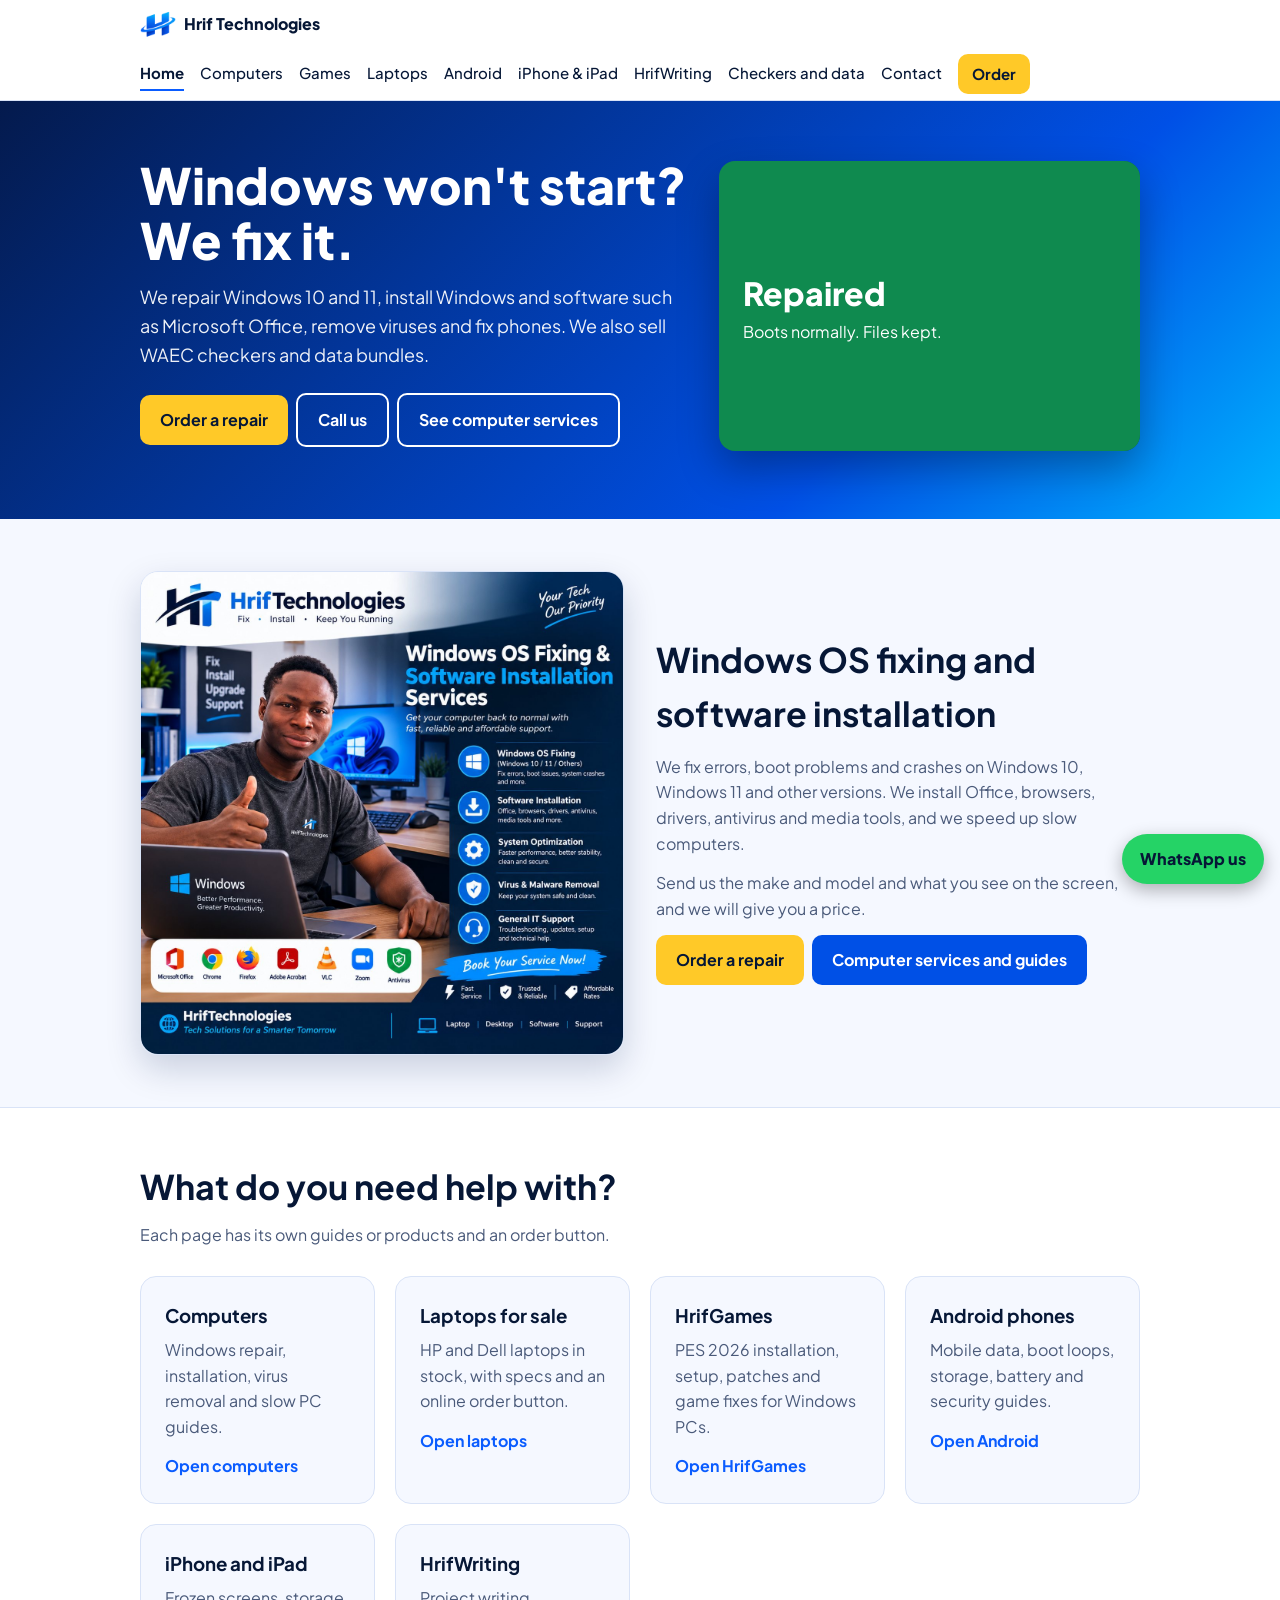
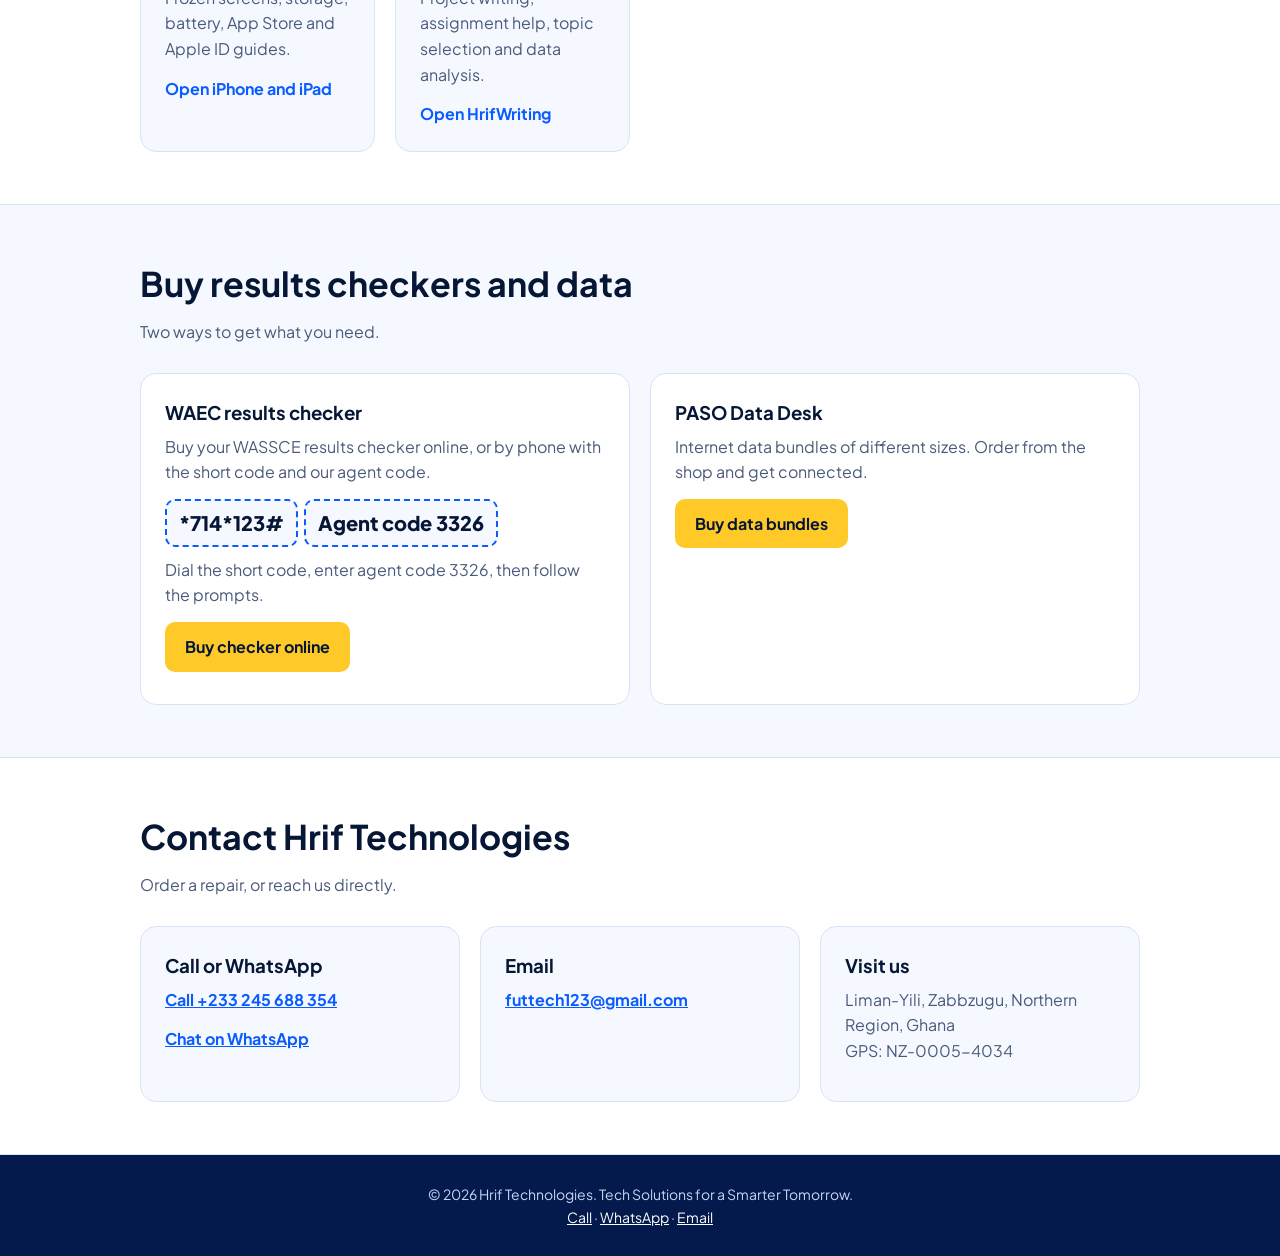
<file: index.html>
<!DOCTYPE html><html lang="en"><head><meta charset="utf-8"><meta name="viewport" content="width=device-width, initial-scale=1, viewport-fit=cover"><title>Hrif Technologies | Windows PC repair, software installation, phone fixes</title><meta name="description" content="Windows PC repair, Windows and Microsoft Office installation, virus removal and phone fixes, with fix guides, WAEC results checkers and data bundles in Ghana."><link rel="icon" href="logo.png"><link rel="stylesheet" href="https://fonts.googleapis.com/css2?family=Plus+Jakarta+Sans:wght@400;500;700;800&display=swap"><link rel="stylesheet" href="style.css"><script async src="https://www.googletagmanager.com/gtag/js?id=G-FFQ00Y7NKT"></script><script>window.dataLayer=window.dataLayer||[];function gtag(){dataLayer.push(arguments);}gtag("js",new Date());gtag("config","G-FFQ00Y7NKT");</script></head><body><header><div class="w nav"><a class="brand" href="index.html"><img alt="" src="logo.png">Hrif Technologies</a><nav aria-label="Main"><a href="index.html" aria-current="page">Home</a><a href="computers.html">Computers</a><a href="games.html">Games</a><a href="laptops.html">Laptops</a><a href="android.html">Android</a><a href="ios.html">iPhone & iPad</a><a href="hrifwriting.html">HrifWriting</a><a href="index.html#shop">Checkers and data</a><a href="index.html#contact">Contact</a><a class="btn b1" href="order.html">Order</a></nav></div></header><main><div class="hero"><div class="w"><div><h1>Windows won't start? We fix it.</h1><p>We repair Windows 10 and 11, install Windows and software such as Microsoft Office, remove viruses and fix phones. We also sell WAEC checkers and data bundles.</p><a class="btn b1" href="order.html?svc=Windows%20repair">Order a repair</a><a class="btn b2" href="tel:+233245688354">Call us</a><a class="btn b2" href="computers.html">See computer services</a></div><div class="screen" aria-label="A Windows error screen changing to a repaired status"><div class="face">:(</div><p>Your PC ran into a problem and needs to restart.</p><code>Stop code: BOOT_DEVICE_INACCESSIBLE</code><div class="fixed" aria-hidden="true"><b>Repaired</b><span>Boots normally. Files kept.</span></div></div></div></div>
<section class="rep"><div class="w"><div class="split"><img class="flyer" src="hrif-flyer.jpg" width="1254" height="1254" alt="Hrif Technologies flyer for Windows OS fixing and software installation services" loading="lazy"><div><h2>Windows OS fixing and software installation</h2><p>We fix errors, boot problems and crashes on Windows 10, Windows 11 and other versions. We install Office, browsers, drivers, antivirus and media tools, and we speed up slow computers.</p><p>Send us the make and model and what you see on the screen, and we will give you a price.</p><a class="btn b1" href="order.html?svc=Windows%20repair">Order a repair</a><a class="btn b3" href="computers.html">Computer services and guides</a></div></div></div></section>
<section class="alt"><div class="w"><h2>What do you need help with?</h2><p class="sub">Each page has its own guides or products and an order button.</p><div class="paths"><a class="card" href="computers.html"><h3>Computers</h3><p>Windows repair, installation, virus removal and slow PC guides.</p><span>Open computers</span></a><a class="card" href="laptops.html"><h3>Laptops for sale</h3><p>HP and Dell laptops in stock, with specs and an online order button.</p><span>Open laptops</span></a><a class="card" href="games.html"><h3>HrifGames</h3><p>PES 2026 installation, setup, patches and game fixes for Windows PCs.</p><span>Open HrifGames</span></a><a class="card" href="android.html"><h3>Android phones</h3><p>Mobile data, boot loops, storage, battery and security guides.</p><span>Open Android</span></a><a class="card" href="ios.html"><h3>iPhone and iPad</h3><p>Frozen screens, storage, battery, App Store and Apple ID guides.</p><span>Open iPhone and iPad</span></a>
<a class="card" href="hrifwriting.html"><h3>HrifWriting</h3><p>Project writing, assignment help, topic selection and data analysis.</p><span>Open HrifWriting</span></a></div></div></section>
<section id="shop"><div class="w"><h2>Buy results checkers and data</h2><p class="sub">Two ways to get what you need.</p>
<div class="svc"><div class="card"><h3>WAEC results checker</h3><p>Buy your WASSCE results checker online, or by phone with the short code and our agent code.</p><div><span class="code">*714*123#</span><span class="code">Agent code 3326</span></div><p>Dial the short code, enter agent code 3326, then follow the prompts.</p><a class="btn b1" href="https://scinfor.checkerport.com/" target="_blank" rel="noopener">Buy checker online</a></div>
<div class="card"><h3>PASO Data Desk</h3><p>Internet data bundles of different sizes. Order from the shop and get connected.</p><a class="btn b1" href="https://www.cheapdata.shop/shop/paso-data-desk-1774410367328" target="_blank" rel="noopener">Buy data bundles</a></div></div></div></section>
<section id="contact" class="alt"><div class="w"><h2>Contact Hrif Technologies</h2><p class="sub">Order a repair, or reach us directly.</p>
<div class="ct"><div class="card"><h3>Call or WhatsApp</h3><p><a href="tel:+233245688354">Call +233 245 688 354</a></p><p><a href="https://wa.me/233245688354" target="_blank" rel="noopener">Chat on WhatsApp</a></p></div><div class="card"><h3>Email</h3><a href="mailto:futtech123@gmail.com">futtech123@gmail.com</a></div><div class="card"><h3>Visit us</h3><p>Liman-Yili, Zabbzugu, Northern Region, Ghana<br>GPS: NZ-0005-4034</p></div></div></div></section></main><footer><div class="w">&copy; <span class="yr">2026</span> Hrif Technologies. Tech Solutions for a Smarter Tomorrow.<br><a href="tel:+233245688354">Call</a> &middot; <a href="https://wa.me/233245688354" target="_blank" rel="noopener">WhatsApp</a> &middot; <a href="mailto:futtech123@gmail.com">Email</a></div></footer><a class="wa" href="https://wa.me/233245688354" target="_blank" rel="noopener" aria-label="Chat with Hrif Technologies on WhatsApp">WhatsApp us</a><script src="app.js"></script></body></html>
</file>
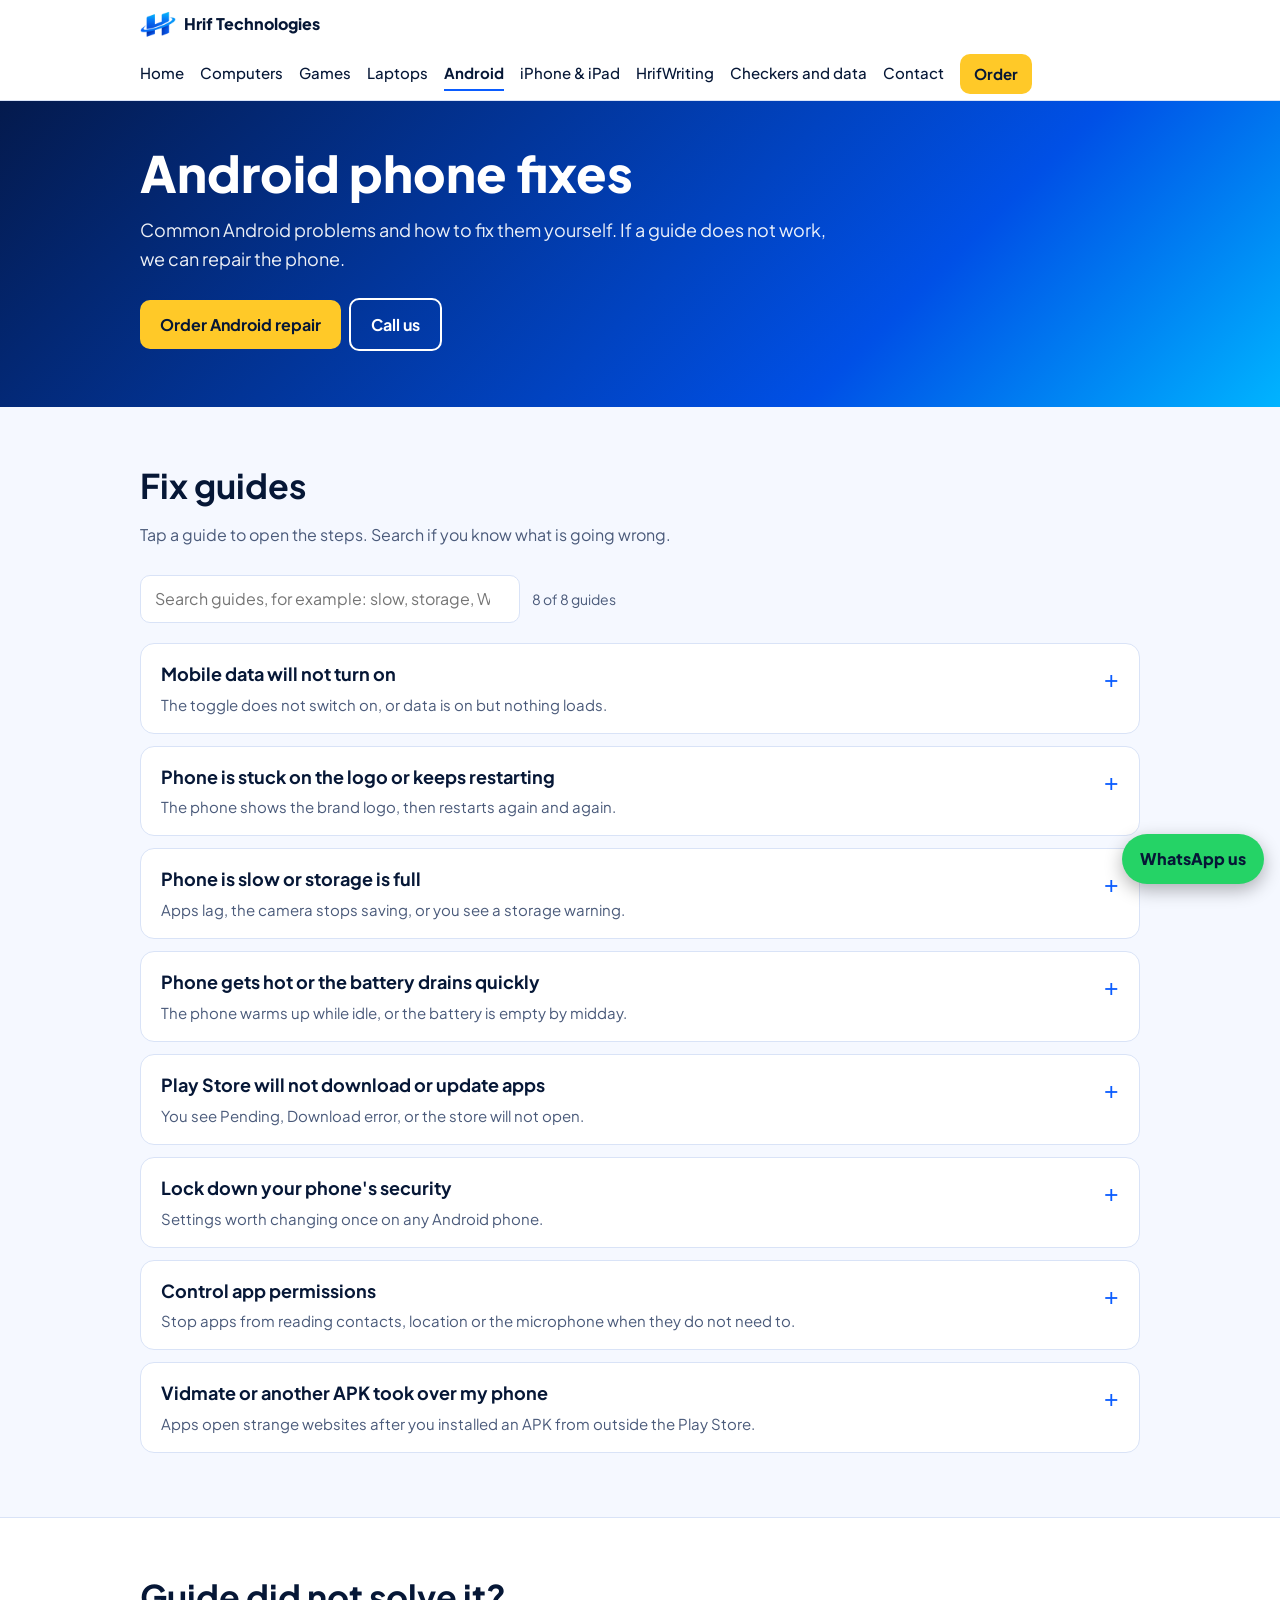
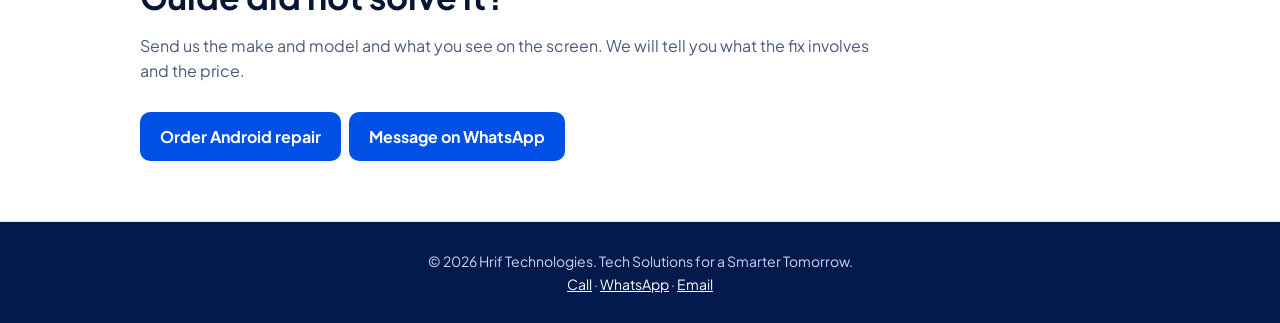
<file: android.html>
<!DOCTYPE html><html lang="en"><head><meta charset="utf-8"><meta name="viewport" content="width=device-width, initial-scale=1, viewport-fit=cover"><title>Android phone fixes | Hrif Technologies</title><meta name="description" content="Step-by-step fixes for Android phones: mobile data, boot loops, storage, battery, Play Store errors and security."><link rel="icon" href="logo.png"><link rel="stylesheet" href="https://fonts.googleapis.com/css2?family=Plus+Jakarta+Sans:wght@400;500;700;800&display=swap"><link rel="stylesheet" href="style.css"><script async src="https://www.googletagmanager.com/gtag/js?id=G-FFQ00Y7NKT"></script><script>window.dataLayer=window.dataLayer||[];function gtag(){dataLayer.push(arguments);}gtag("js",new Date());gtag("config","G-FFQ00Y7NKT");</script></head><body><header><div class="w nav"><a class="brand" href="index.html"><img alt="" src="logo.png">Hrif Technologies</a><nav aria-label="Main"><a href="index.html">Home</a><a href="computers.html">Computers</a><a href="games.html">Games</a><a href="laptops.html">Laptops</a><a href="android.html" aria-current="page">Android</a><a href="ios.html">iPhone & iPad</a><a href="hrifwriting.html">HrifWriting</a><a href="index.html#shop">Checkers and data</a><a href="index.html#contact">Contact</a><a class="btn b1" href="order.html">Order</a></nav></div></header><main><div class="hero slim"><div class="w"><div><h1>Android phone fixes</h1><p>Common Android problems and how to fix them yourself. If a guide does not work, we can repair the phone.</p><a class="btn b1" href="order.html?svc=Phone repair (Android or iPhone)">Order Android repair</a><a class="btn b2" href="tel:+233245688354">Call us</a></div></div></div>
<section><div class="w"><h2>Fix guides</h2><p class="sub">Tap a guide to open the steps. Search if you know what is going wrong.</p>
<div class="tools"><input class="search" id="q" type="search" placeholder="Search guides, for example: slow, storage, Wi-Fi" aria-label="Search guides"><span class="count" id="count" aria-live="polite">8 of 8 guides</span></div>
<details class="g"><summary><strong>Mobile data will not turn on</strong><em>The toggle does not switch on, or data is on but nothing loads.</em></summary><ol><li>Turn on Airplane mode for 30 seconds, then turn it off.</li><li>Check that your data bundle is active. Dial your network's balance code (for example <code>*124#</code> on MTN).</li><li>Open Settings &gt; SIM cards (or Connections &gt; SIM manager). Make sure the SIM is enabled and selected for <b>Mobile data</b>.</li><li>Open Settings &gt; Connections &gt; Mobile networks &gt; Access Point Names, tap the menu and choose <b>Reset to default</b>.</li><li>Open Settings &gt; Connections &gt; Data usage and turn off Data saver and any data limit.</li><li>In Mobile networks &gt; Network mode, choose the 4G/3G/2G (auto) option.</li><li>Restart the phone. If it still fails, take the SIM out, clean it, put it back, or test it in another phone.</li><li>If nothing has worked, go to Settings &gt; General management &gt; Reset &gt; <b>Reset network settings</b>. This clears saved Wi-Fi and Bluetooth pairings, not your files.</li></ol></details><details class="g"><summary><strong>Phone is stuck on the logo or keeps restarting</strong><em>The phone shows the brand logo, then restarts again and again.</em></summary><ol><li>Hold the power button for 10 to 15 seconds until the phone switches off. Charge it for at least 30 minutes, then switch it on.</li><li>If it still loops, switch it off and boot into recovery. On most phones this is Power + Volume Up held together. Samsung, Tecno, Infinix and Itel use slightly different combinations, so search your model if this one does nothing.</li><li>In recovery, use the volume keys to move and the power key to select. Choose <b>Wipe cache partition</b>. This does not delete your files.</li><li>Restart with <b>Reboot system now</b>.</li><li>If it still loops, start in Safe mode (if the phone reaches the lock screen at all) and uninstall the last app you added.</li><li>Factory reset from recovery erases the phone. Do this only after you have tried the steps above, and bring the phone to us first if the photos and contacts matter.</li></ol><p class="note">A factory reset removes everything on the phone. If you have no backup, contact us before you try it.</p></details><details class="g"><summary><strong>Phone is slow or storage is full</strong><em>Apps lag, the camera stops saving, or you see a storage warning.</em></summary><ol><li>Open Settings &gt; Battery and device care &gt; Storage (the name differs by brand) to see what is using space.</li><li>Delete large videos and old downloads. Check the Downloads folder in the Files app.</li><li>In WhatsApp go to Settings &gt; Storage and data &gt; Manage storage and remove big videos and forwarded media.</li><li>Back up photos to Google Photos, then delete the local copies.</li><li>Go to Settings &gt; Apps, sort by size, and uninstall apps you do not use. Disable pre-installed apps you never open.</li><li>Clear cache for the heaviest apps: App info &gt; Storage &gt; Clear cache.</li><li>Restart the phone. If it is still slow with free space, check for a system update in Settings &gt; Software update.</li></ol></details><details class="g"><summary><strong>Phone gets hot or the battery drains quickly</strong><em>The phone warms up while idle, or the battery is empty by midday.</em></summary><ol><li>Open Settings &gt; Battery and see which apps use the most power.</li><li>Close or uninstall apps that use a lot of battery in the background.</li><li>Turn down screen brightness and set a short screen timeout.</li><li>Turn off Bluetooth, Wi-Fi and location when you are not using them.</li><li>Take the case off while charging and avoid charging in direct sun.</li><li>Use the charger and cable that came with the phone, or one of the same rating.</li><li>If the battery is old (over two years of daily use) or the back of the phone is swelling, stop using it and bring it in for a battery replacement.</li></ol></details><details class="g"><summary><strong>Play Store will not download or update apps</strong><em>You see Pending, Download error, or the store will not open.</em></summary><ol><li>Check that you have internet by opening a website.</li><li>Check that the phone's date, time and time zone are correct (set them to automatic).</li><li>Go to Settings &gt; Apps &gt; Google Play Store &gt; Storage and tap <b>Clear cache</b>, then <b>Clear data</b>.</li><li>Do the same for Google Play Services.</li><li>Make sure there is free storage on the phone.</li><li>Remove your Google account in Settings &gt; Accounts, restart, then sign in again.</li><li>Restart the phone and try the download again.</li></ol></details><details class="g"><summary><strong>Lock down your phone's security</strong><em>Settings worth changing once on any Android phone.</em></summary><ol><li>Set a screen lock: Settings &gt; Security &gt; Screen lock. Use a PIN of 6 or more digits, not 1234 or your birth year.</li><li>Turn on Find My Device: Settings &gt; Security &gt; Find My Device.</li><li>Update the phone: Settings &gt; Software update &gt; Download and install.</li><li>Open Play Store &gt; profile icon &gt; Play Protect &gt; Settings and enable <b>Scan apps with Play Protect</b>.</li><li>Keep <b>Install unknown apps</b> off: Settings &gt; Apps &gt; Special access &gt; Install unknown apps. Allow it briefly only for a source you trust.</li><li>Add a recovery phone number and email to your Google account.</li><li>Do not share OTP codes, PINs or your mobile money PIN with anyone, including people who say they are from the network.</li></ol></details><details class="g"><summary><strong>Control app permissions</strong><em>Stop apps from reading contacts, location or the microphone when they do not need to.</em></summary><ol><li>Open Settings &gt; Security and privacy &gt; Privacy &gt; <b>Permission manager</b>.</li><li>Tap a permission such as Location, Camera, Microphone or Contacts to see which apps use it.</li><li>Tap an app and choose <b>Don't allow</b>, or <b>Allow only while using the app</b> for location.</li><li>A torch, calculator or wallpaper app does not need your contacts or SMS. Remove those permissions or uninstall the app.</li><li>For one app: press and hold its icon &gt; App info &gt; Permissions.</li><li>In App info, turn on <b>Remove permissions if app isn't used</b>.</li><li>Check Settings &gt; Apps &gt; Special access &gt; <b>Display over other apps</b> and <b>Device admin apps</b>. Turn off anything you do not recognise.</li></ol></details><details class="g"><summary><strong>Vidmate or another APK took over my phone</strong><em>Apps open strange websites after you installed an APK from outside the Play Store.</em></summary><ol><li>Do not tap the ads or sites that appear. Turn on Airplane mode so nothing more downloads.</li><li>Restart in Safe mode: hold the power button, then press and hold <b>Power off</b> and tap OK. Third-party apps are disabled in Safe mode.</li><li>Go to Settings &gt; Security &gt; <b>Device admin apps</b>. Turn off anything unfamiliar or named Update, Service or System.</li><li>Go to Settings &gt; Accessibility &gt; Installed apps and turn off any service you did not install on purpose.</li><li>Go to Settings &gt; Apps and uninstall Vidmate and any app you installed around the same time. Use the filter to show system apps and look for odd names.</li><li>Go to Settings &gt; Apps &gt; Special access &gt; Display over other apps and remove unknown apps.</li><li>Reset defaults: Settings &gt; Apps &gt; Choose default apps. Set your usual Home app and browser, then clear the browser's data.</li><li>Open Play Store &gt; Play Protect &gt; Scan and remove anything it flags.</li><li>Restart normally. If the problem comes back, back up photos and contacts, then factory reset: Settings &gt; General management &gt; Reset &gt; Factory data reset. Afterwards, install apps only from the Play Store.</li></ol></details><p class="empty" id="none" hidden>No guide matches that search. Call or WhatsApp us and describe the problem.</p></div></section>
<section class="alt"><div class="w"><h2>Guide did not solve it?</h2><p class="sub">Send us the make and model and what you see on the screen. We will tell you what the fix involves and the price.</p><a class="btn b3" href="order.html?svc=Phone repair (Android or iPhone)">Order Android repair</a><a class="btn b3" href="https://wa.me/233245688354" target="_blank" rel="noopener">Message on WhatsApp</a></div></section></main><footer><div class="w">&copy; <span class="yr">2026</span> Hrif Technologies. Tech Solutions for a Smarter Tomorrow.<br><a href="tel:+233245688354">Call</a> &middot; <a href="https://wa.me/233245688354" target="_blank" rel="noopener">WhatsApp</a> &middot; <a href="mailto:futtech123@gmail.com">Email</a></div></footer><a class="wa" href="https://wa.me/233245688354" target="_blank" rel="noopener" aria-label="Chat with Hrif Technologies on WhatsApp">WhatsApp us</a><script src="app.js"></script></body></html>
</file>
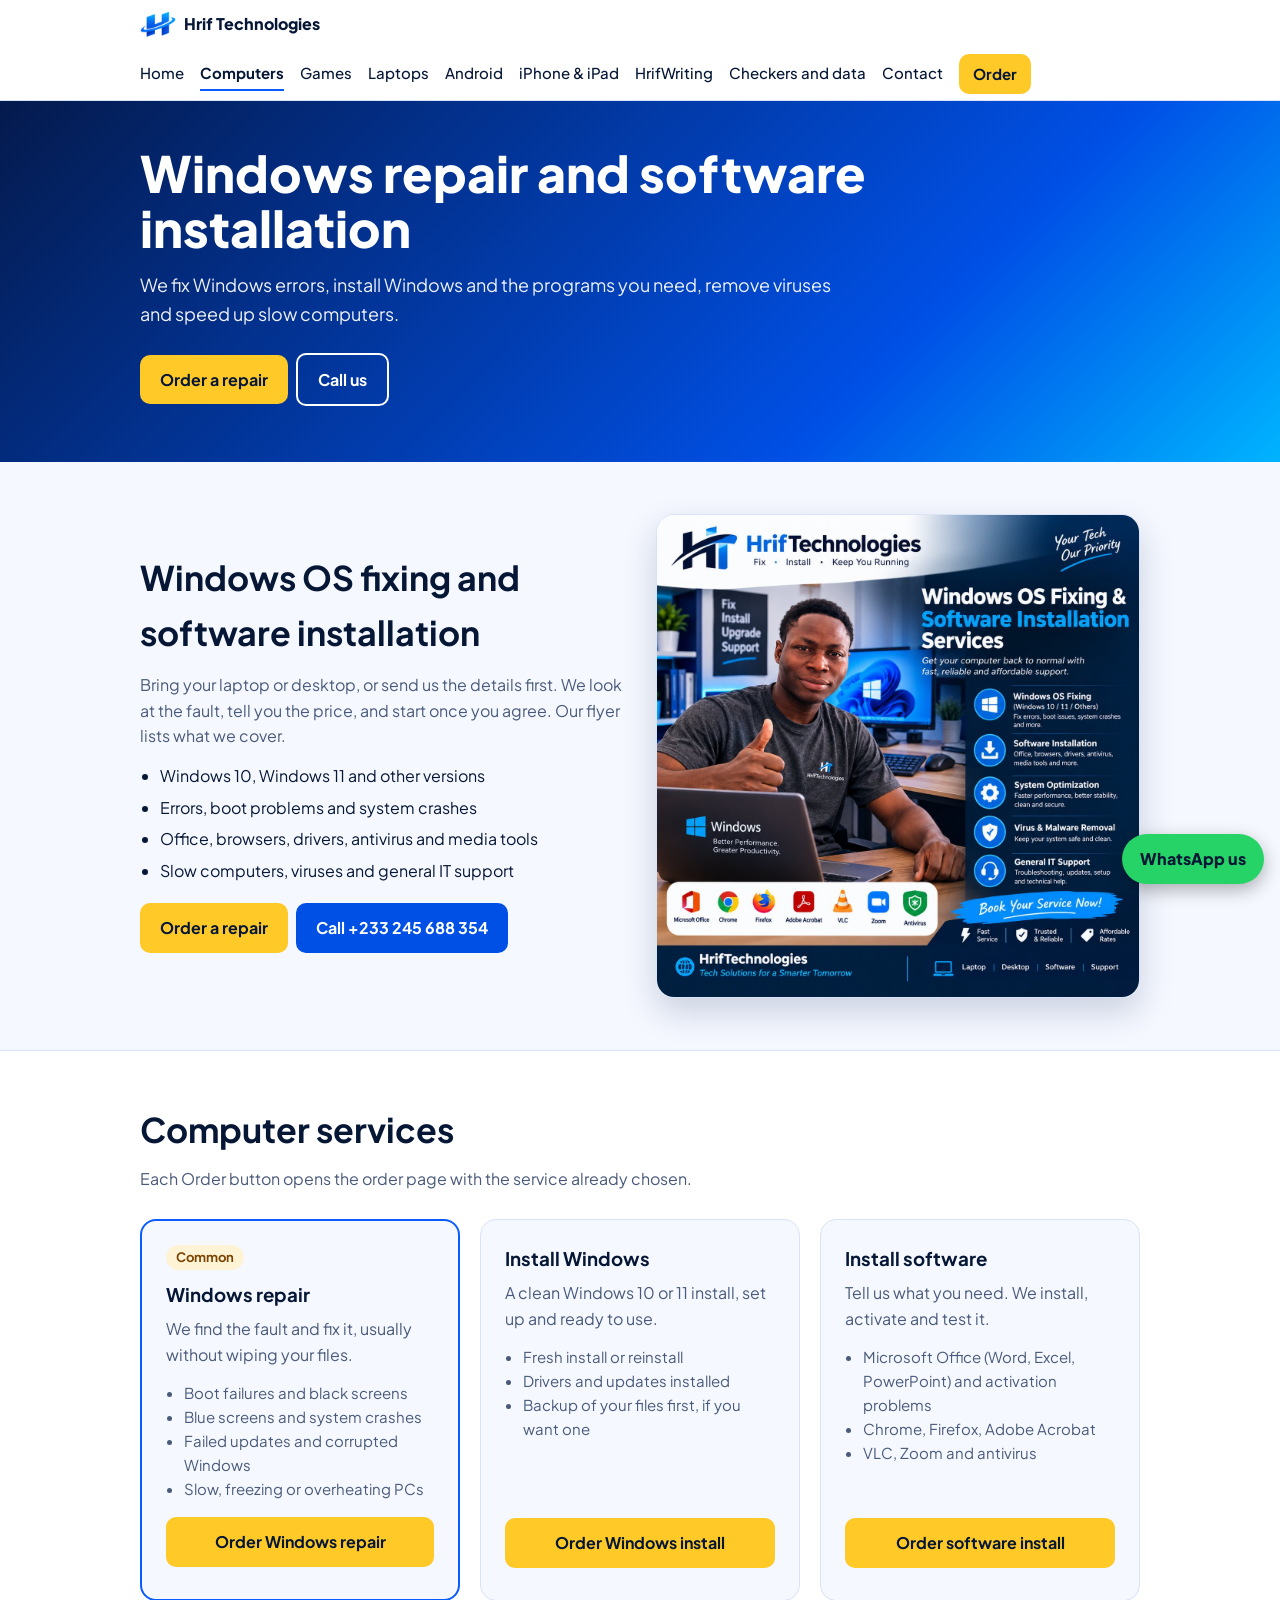
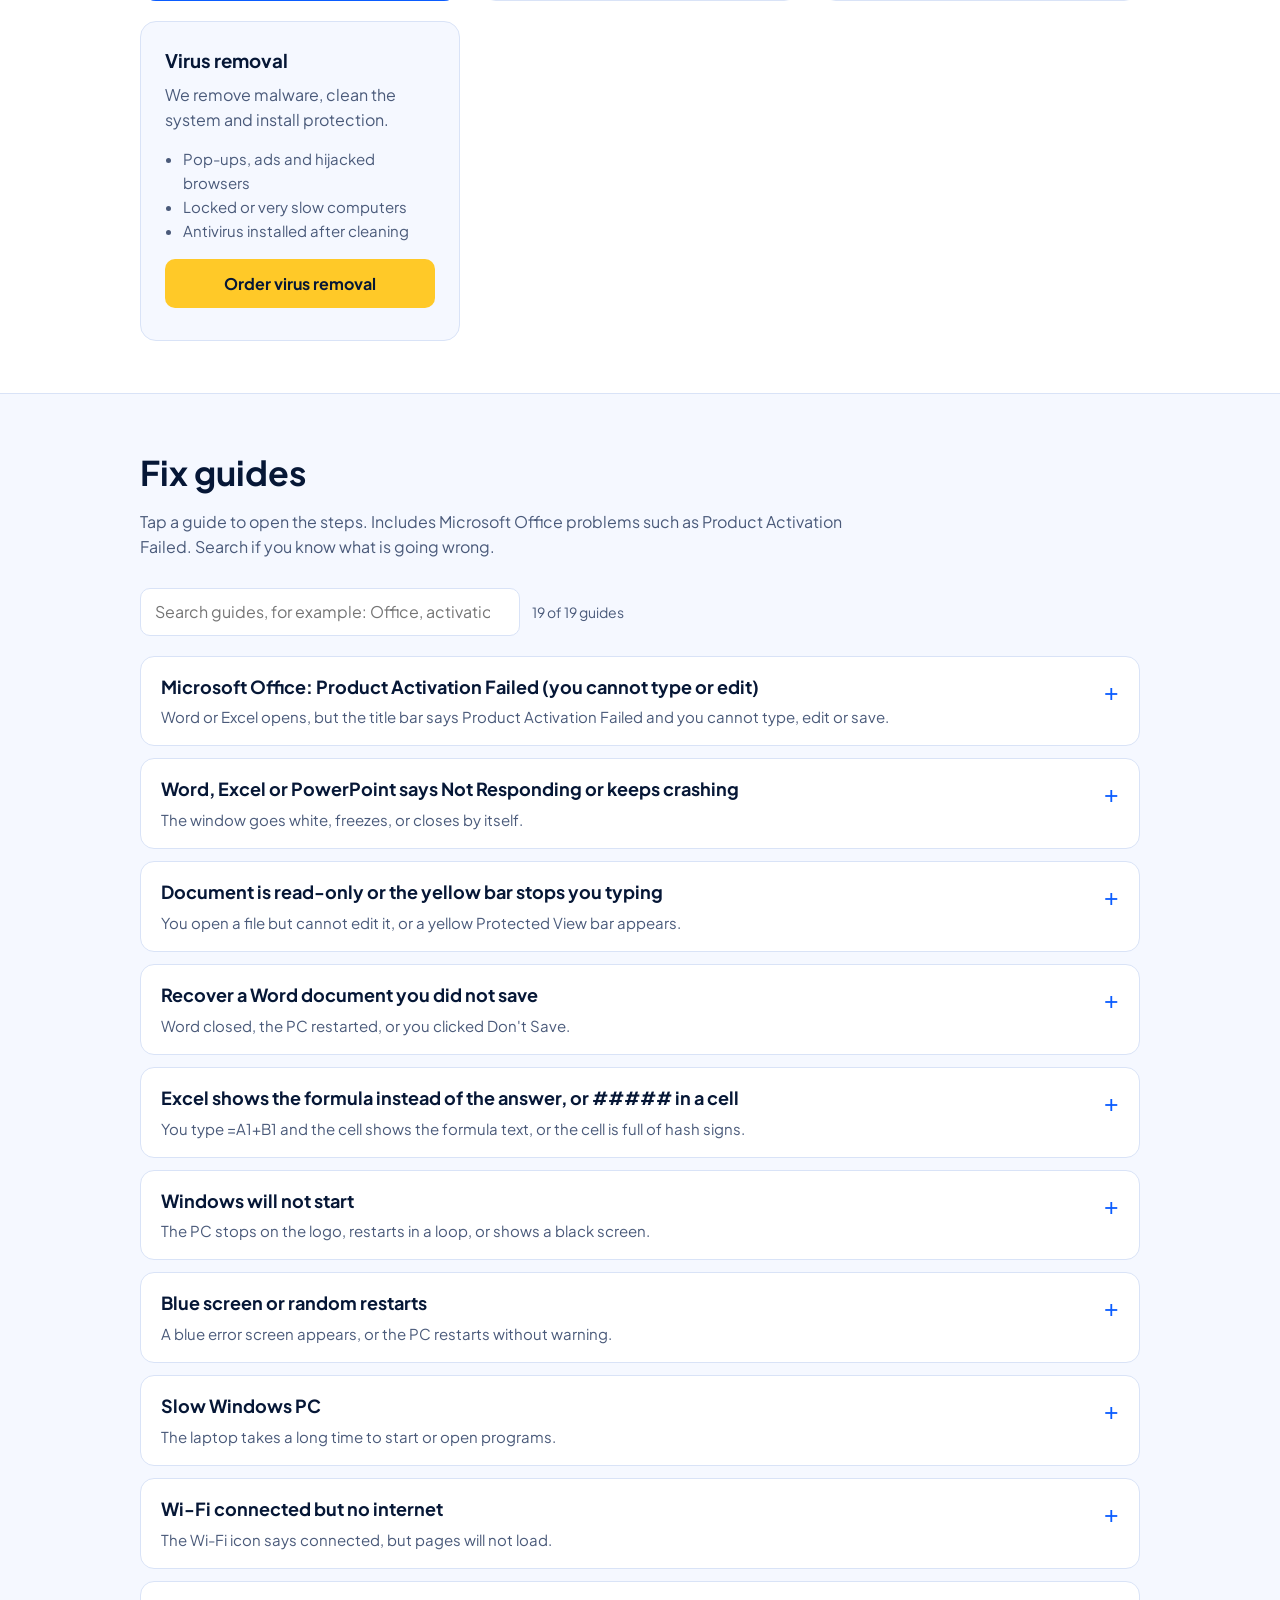
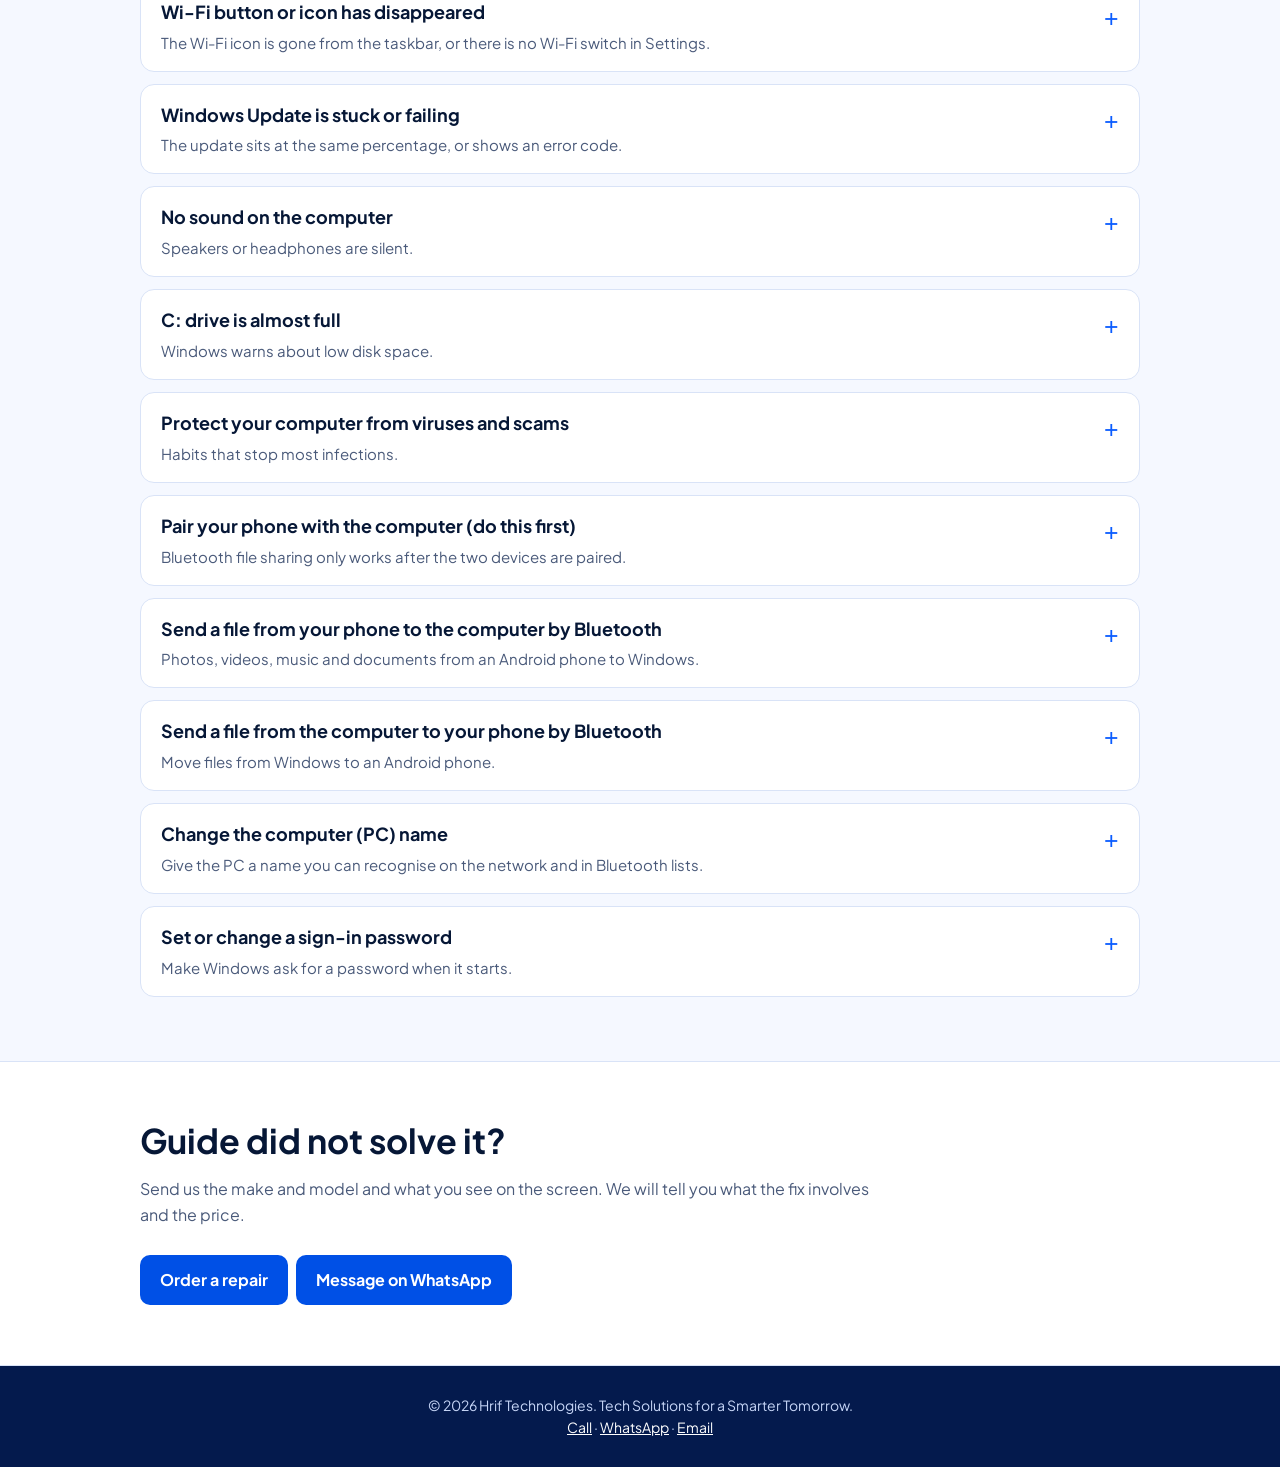
<file: computers.html>
<!DOCTYPE html><html lang="en"><head><meta charset="utf-8"><meta name="viewport" content="width=device-width, initial-scale=1, viewport-fit=cover"><title>Windows PC repair and software installation | Hrif Technologies</title><meta name="description" content="Windows 10 and 11 repair, Windows installation, software installation, virus removal and system tune-up, with fix guides."><link rel="icon" href="logo.png"><link rel="stylesheet" href="https://fonts.googleapis.com/css2?family=Plus+Jakarta+Sans:wght@400;500;700;800&display=swap"><link rel="stylesheet" href="style.css"><script async src="https://www.googletagmanager.com/gtag/js?id=G-FFQ00Y7NKT"></script><script>window.dataLayer=window.dataLayer||[];function gtag(){dataLayer.push(arguments);}gtag("js",new Date());gtag("config","G-FFQ00Y7NKT");</script></head><body><header><div class="w nav"><a class="brand" href="index.html"><img alt="" src="logo.png">Hrif Technologies</a><nav aria-label="Main"><a href="index.html">Home</a><a href="computers.html" aria-current="page">Computers</a><a href="games.html">Games</a><a href="laptops.html">Laptops</a><a href="android.html">Android</a><a href="ios.html">iPhone & iPad</a><a href="hrifwriting.html">HrifWriting</a><a href="index.html#shop">Checkers and data</a><a href="index.html#contact">Contact</a><a class="btn b1" href="order.html">Order</a></nav></div></header><main><div class="hero slim"><div class="w"><div><h1>Windows repair and software installation</h1><p>We fix Windows errors, install Windows and the programs you need, remove viruses and speed up slow computers.</p><a class="btn b1" href="order.html?svc=Windows repair">Order a repair</a><a class="btn b2" href="tel:+233245688354">Call us</a></div></div></div>
<section class="rep"><div class="w"><div class="split"><div><h2>Windows OS fixing and software installation</h2><p>Bring your laptop or desktop, or send us the details first. We look at the fault, tell you the price, and start once you agree. Our flyer lists what we cover.</p><ul class="list"><li>Windows 10, Windows 11 and other versions</li><li>Errors, boot problems and system crashes</li><li>Office, browsers, drivers, antivirus and media tools</li><li>Slow computers, viruses and general IT support</li></ul><a class="btn b1" href="order.html?svc=Windows%20repair">Order a repair</a><a class="btn b3" href="tel:+233245688354">Call +233 245 688 354</a></div><img class="flyer" src="hrif-flyer.jpg" width="1254" height="1254" alt="Hrif Technologies flyer: Windows OS fixing and software installation services, showing the services list and the Hrif Technologies technician at his laptop" loading="eager"></div></div></section>
<section class="alt rep"><div class="w"><h2>Computer services</h2><p class="sub">Each Order button opens the order page with the service already chosen.</p><div class="svc">
<div class="card big"><span class="pill">Common</span><h3>Windows repair</h3><p>We find the fault and fix it, usually without wiping your files.</p><ul><li>Boot failures and black screens</li><li>Blue screens and system crashes</li><li>Failed updates and corrupted Windows</li><li>Slow, freezing or overheating PCs</li></ul><a class="btn b1" href="order.html?svc=Windows%20repair">Order Windows repair</a></div>
<div class="card"><h3>Install Windows</h3><p>A clean Windows 10 or 11 install, set up and ready to use.</p><ul><li>Fresh install or reinstall</li><li>Drivers and updates installed</li><li>Backup of your files first, if you want one</li></ul><a class="btn b1" href="order.html?svc=Install%20Windows%20(operating%20system)">Order Windows install</a></div>
<div class="card"><h3>Install software</h3><p>Tell us what you need. We install, activate and test it.</p><ul><li>Microsoft Office (Word, Excel, PowerPoint) and activation problems</li><li>Chrome, Firefox, Adobe Acrobat</li><li>VLC, Zoom and antivirus</li></ul><a class="btn b1" href="order.html?svc=Software%20installation">Order software install</a></div>
<div class="card"><h3>Virus removal</h3><p>We remove malware, clean the system and install protection.</p><ul><li>Pop-ups, ads and hijacked browsers</li><li>Locked or very slow computers</li><li>Antivirus installed after cleaning</li></ul><a class="btn b1" href="order.html?svc=Virus%20and%20malware%20removal">Order virus removal</a></div>
</div></div></section><section><div class="w"><h2>Fix guides</h2><p class="sub">Tap a guide to open the steps. Includes Microsoft Office problems such as Product Activation Failed. Search if you know what is going wrong.</p>
<div class="tools"><input class="search" id="q" type="search" placeholder="Search guides, for example: Office, activation, slow, Wi-Fi" aria-label="Search guides"><span class="count" id="count" aria-live="polite">19 of 19 guides</span></div>
<details class="g"><summary><strong>Microsoft Office: Product Activation Failed (you cannot type or edit)</strong><em>Word or Excel opens, but the title bar says Product Activation Failed and you cannot type, edit or save.</em></summary><p class="lead">When Office cannot confirm its licence, it switches to <b>Reduced Functionality Mode</b>. You can open and read files, but typing, editing and saving are turned off. Fixing the activation brings them back.</p><figure class="shot" role="group"><img src="office-activation-failed.jpg" width="415" height="449" alt="Photo of Microsoft Word with Product Activation Failed shown in the title bar" loading="lazy"><figcaption>What it looks like: Word shows Product Activation Failed in the title bar.</figcaption></figure>
<ol><li>Look at the title bar and the top of the window. If you see <b>Product Activation Failed</b> or <b>Unlicensed Product</b>, Office is not activated.</li><li>Connect to the internet and set the correct date and time: Settings &gt; Time &amp; language &gt; Date &amp; time &gt; turn on <b>Set time automatically</b>. A wrong date can break activation.</li><li>Close every Office app. Search for Word, right-click it and choose <b>Run as administrator</b>.</li><li>Click <b>File &gt; Account</b>. Under Product Information, click <b>Activate Product</b> or <b>Sign in</b>.</li><li>Sign in with the Microsoft account that owns the licence (or your work or school account for Microsoft 365). If you have a one-time Office product key, use <b>Change Product Key</b> or go to microsoft.com/setup.</li><li>If it says your subscription has expired, renew it. An expired subscription also switches Office to read-only.</li><li>Remove duplicate Office versions: Settings &gt; Apps &gt; Installed apps. Uninstall old trial copies and older versions installed next to the current one, then restart.</li><li>Repair Office: Settings &gt; Apps &gt; Installed apps &gt; Microsoft Office &gt; the three dots &gt; <b>Modify</b> &gt; <b>Quick Repair</b>. If the problem stays, run <b>Online Repair</b>.</li><li>Sign out of other accounts in File &gt; Account, restart the PC, then sign in again with the licensed account.</li><li>If it still says Activation Failed, the licence is probably invalid, already used on too many PCs, or was blocked. Bring the PC to us and we will check it and install and activate Office with a valid licence.</li></ol>
<figure class="shot" role="group"><svg viewBox="0 0 640 300" xmlns="http://www.w3.org/2000/svg" role="img" aria-label="Drawing of a Word window with a red bar saying Product Activation Failed in the title and a notice that most features are turned off" font-family="Segoe UI,system-ui,Arial,sans-serif"><rect x="1" y="1" width="638" height="298" rx="8" fill="#fff" stroke="#b8c2d6" stroke-width="2"/><rect x="1" y="1" width="638" height="30" rx="8" fill="#c8102e"/><rect x="1" y="20" width="638" height="11" fill="#c8102e"/><text x="320" y="21" text-anchor="middle" font-size="13" fill="#fff">Document1 - Word (Product Activation Failed)</text><rect x="1" y="31" width="638" height="26" fill="#f3f3f3"/><g font-size="12" fill="#333"><text x="16" y="49">File</text><text x="62" y="49">Home</text><text x="116" y="49">Insert</text><text x="170" y="49">Layout</text><text x="228" y="49">Review</text><text x="288" y="49">View</text></g><rect x="1" y="57" width="638" height="34" fill="#fde7e9"/><circle cx="22" cy="74" r="8" fill="#c8102e"/><text x="22" y="78" text-anchor="middle" font-size="11" font-weight="700" fill="#fff">!</text><text x="40" y="78" font-size="12.5" fill="#1a1a1a"><tspan font-weight="700">PRODUCT NOTICE</tspan> Most features are turned off because Office is not activated.</text><rect x="530" y="64" width="90" height="20" rx="4" fill="#c8102e"/><text x="575" y="78" text-anchor="middle" font-size="12" fill="#fff">Activate</text><rect x="120" y="106" width="400" height="178" fill="#fafafa" stroke="#d6dbe6"/><text x="320" y="200" text-anchor="middle" font-size="13" fill="#777">The page is blank and typing does nothing</text><rect x="258" y="1" width="124" height="30" rx="4" fill="none" stroke="#fff" stroke-width="3"/><rect x="2" y="2" width="1" height="1" fill="none"/><circle cx="246" cy="16" r="12" fill="#1a1a1a"/><text x="246" y="21" text-anchor="middle" font-size="14" font-weight="700" fill="#fff">1</text><rect x="526" y="60" width="98" height="28" rx="6" fill="none" stroke="#1a1a1a" stroke-width="3"/><circle cx="514" cy="74" r="12" fill="#1a1a1a"/><text x="514" y="79" text-anchor="middle" font-size="14" font-weight="700" fill="#fff">2</text></svg><figcaption>Drawing of the Word window. 1: the title bar says Product Activation Failed. 2: the red notice bar with the Activate button. Wording differs a little between Office versions.</figcaption></figure>
<figure class="shot" role="group"><svg viewBox="0 0 640 300" xmlns="http://www.w3.org/2000/svg" role="img" aria-label="Drawing of the Word File menu, Account page, with the Product Information section and the Activate Product button marked" font-family="Segoe UI,system-ui,Arial,sans-serif"><rect x="1" y="1" width="638" height="298" rx="8" fill="#fff" stroke="#b8c2d6" stroke-width="2"/><rect x="1" y="1" width="170" height="298" rx="8" fill="#2b579a"/><g font-size="13" fill="#fff"><text x="20" y="40">Home</text><text x="20" y="72">New</text><text x="20" y="104">Open</text><text x="20" y="136">Info</text><text x="20" y="168">Save As</text></g><rect x="1" y="190" width="170" height="34" fill="#1e3f73"/><text x="20" y="212" font-size="13" font-weight="700" fill="#fff">Account</text><text x="200" y="50" font-size="20" font-weight="600" fill="#1a1a1a">Account</text><text x="200" y="86" font-size="13" font-weight="600" fill="#1a1a1a">Product Information</text><rect x="200" y="98" width="420" height="116" rx="6" fill="#fff" stroke="#d6dbe6"/><text x="216" y="124" font-size="13" fill="#c8102e" font-weight="600">Product Activation Failed</text><text x="216" y="146" font-size="12" fill="#555">Office is not activated. Sign in or enter a product key.</text><rect x="216" y="164" width="130" height="30" rx="6" fill="#2b579a"/><text x="281" y="184" text-anchor="middle" font-size="12" fill="#fff">Activate Product</text><rect x="360" y="164" width="110" height="30" rx="6" fill="#eef1f7" stroke="#b8c2d6"/><text x="415" y="184" text-anchor="middle" font-size="12" fill="#1a1a1a">Update Options</text><rect x="4" y="188" width="164" height="38" rx="6" fill="none" stroke="#ffc928" stroke-width="3"/><circle cx="156" cy="190" r="12" fill="#e5232d"/><text x="156" y="195" text-anchor="middle" font-size="14" font-weight="700" fill="#fff">1</text><rect x="212" y="160" width="138" height="38" rx="6" fill="none" stroke="#e5232d" stroke-width="3"/><circle cx="212" cy="160" r="12" fill="#e5232d"/><text x="212" y="165" text-anchor="middle" font-size="14" font-weight="700" fill="#fff">2</text></svg><figcaption>Drawing of File &gt; Account. 1: Account. 2: Activate Product. Sign in with the account that owns the licence.</figcaption></figure>
<p class="note">Do not download "activation tools", cracks or keygens from random websites. They often carry viruses and can stop working without warning. A genuine licence is the lasting fix.</p></details>
<details class="g"><summary><strong>Word, Excel or PowerPoint says Not Responding or keeps crashing</strong><em>The window goes white, freezes, or closes by itself.</em></summary><ol><li>Wait one or two minutes. Large files can make Office look frozen while it is still working.</li><li>Close the app, then open it in Safe Mode: hold <b>Ctrl</b> while you click the app, and choose Yes. (Or press Windows + R and type <code>winword /safe</code> for Word, <code>excel /safe</code> for Excel.)</li><li>If it works in Safe Mode, an add-in is the cause. Open File &gt; Options &gt; Add-ins &gt; Manage: <b>COM Add-ins</b> &gt; Go, and untick all add-ins. Restart, then turn them back on one at a time.</li><li>Update Office: File &gt; Account &gt; Update Options &gt; <b>Update Now</b>.</li><li>Check the default printer. Word can freeze when the default printer is offline: Settings &gt; Bluetooth &amp; devices &gt; Printers &amp; scanners, and choose a working printer or Microsoft Print to PDF.</li><li>For Word only: close Word, press Windows + R, type <code>%appdata%\Microsoft\Templates</code>, and rename <code>Normal.dotm</code> to <code>Normal.old</code>. Word makes a fresh one at the next start.</li><li>Repair Office: Settings &gt; Apps &gt; Installed apps &gt; Microsoft Office &gt; the three dots &gt; Modify &gt; <b>Quick Repair</b>, then <b>Online Repair</b> if needed.</li><li>Check free space on C: and run a virus scan. If it keeps crashing, send us the app name and what you were doing.</li></ol><figure class="shot" role="group"><svg viewBox="0 0 640 230" xmlns="http://www.w3.org/2000/svg" role="img" aria-label="Drawing of a Windows message saying Microsoft Word is not responding, with the Wait button marked" font-family="Segoe UI,system-ui,Arial,sans-serif"><rect x="1" y="1" width="638" height="228" rx="8" fill="#e9eef7" stroke="#b8c2d6" stroke-width="2"/><rect x="130" y="30" width="380" height="170" rx="8" fill="#fff" stroke="#9aa7bf" stroke-width="2"/><text x="150" y="62" font-size="15" font-weight="600" fill="#1a1a1a">Microsoft Word is not responding</text><text x="150" y="88" font-size="12.5" fill="#444">Word will keep trying to respond. You can wait for it,</text><text x="150" y="106" font-size="12.5" fill="#444">or close the program and lose any unsaved changes.</text><rect x="150" y="136" width="150" height="38" rx="6" fill="#eef3fc" stroke="#9db6e6"/><text x="225" y="160" text-anchor="middle" font-size="13" fill="#1a1a1a">Wait for the program</text><rect x="320" y="136" width="170" height="38" rx="6" fill="#eef3fc" stroke="#9db6e6"/><text x="405" y="160" text-anchor="middle" font-size="13" fill="#1a1a1a">Close the program</text><rect x="146" y="132" width="158" height="46" rx="6" fill="none" stroke="#e5232d" stroke-width="3"/><circle cx="146" cy="132" r="12" fill="#e5232d"/><text x="146" y="137" text-anchor="middle" font-size="14" font-weight="700" fill="#fff">1</text></svg><figcaption>Drawing of the Not Responding message. 1: choose Wait first. Closing the program loses unsaved work.</figcaption></figure></details>
<details class="g"><summary><strong>Document is read-only or the yellow bar stops you typing</strong><em>You open a file but cannot edit it, or a yellow Protected View bar appears.</em></summary><ol><li>If a yellow bar says <b>Protected View</b>, click <b>Enable Editing</b>. Office shows this for files from email, WhatsApp downloads and the internet.</li><li>If the title says <b>Read-Only</b>, close the file and copy it to the Documents folder first. Files opened straight from a zip file, a USB drive or an email attachment can be read-only.</li><li>Right-click the file in File Explorer &gt; Properties. At the bottom, tick <b>Unblock</b> if it is there, and untick <b>Read-only</b>. Click OK.</li><li>If the document is marked as final or protected, open Review &gt; <b>Restrict Editing</b> &gt; <b>Stop Protection</b>. You may need the password from the person who made the file.</li><li>If the file is in OneDrive or a shared folder, make sure you are signed in and have permission to edit.</li><li>If no document lets you type, and the title bar says Product Activation Failed, follow the activation guide above.</li></ol><figure class="shot" role="group"><svg viewBox="0 0 640 150" xmlns="http://www.w3.org/2000/svg" role="img" aria-label="Drawing of the yellow Protected View bar in Word with the Enable Editing button marked" font-family="Segoe UI,system-ui,Arial,sans-serif"><rect x="1" y="1" width="638" height="148" rx="8" fill="#fff" stroke="#b8c2d6" stroke-width="2"/><rect x="1" y="1" width="638" height="30" rx="8" fill="#2b579a"/><rect x="1" y="20" width="638" height="11" fill="#2b579a"/><text x="320" y="21" text-anchor="middle" font-size="13" fill="#fff">report.docx [Protected View] - Word</text><rect x="1" y="31" width="638" height="40" fill="#fff4ce"/><text x="18" y="56" font-size="12.5" fill="#1a1a1a"><tspan font-weight="700">PROTECTED VIEW</tspan> Be careful, files from the internet can contain viruses.</text><rect x="500" y="40" width="120" height="24" rx="4" fill="#fff" stroke="#9aa7bf"/><text x="560" y="57" text-anchor="middle" font-size="12" fill="#1a1a1a">Enable Editing</text><rect x="496" y="36" width="128" height="32" rx="6" fill="none" stroke="#e5232d" stroke-width="3"/><circle cx="486" cy="52" r="12" fill="#e5232d"/><text x="486" y="57" text-anchor="middle" font-size="14" font-weight="700" fill="#fff">1</text><rect x="120" y="86" width="400" height="50" fill="#fafafa" stroke="#d6dbe6"/></svg><figcaption>Drawing of the Protected View bar. 1: click Enable Editing. Only do this for files you trust.</figcaption></figure></details>
<details class="g"><summary><strong>Recover a Word document you did not save</strong><em>Word closed, the PC restarted, or you clicked Don't Save.</em></summary><ol><li>Open Word again. If a <b>Document Recovery</b> pane appears on the left, click the latest version and choose Save As.</li><li>If it does not appear, open <b>File &gt; Info &gt; Manage Document &gt; Recover Unsaved Documents</b> (in some versions, File &gt; Open &gt; Recent &gt; Recover Unsaved Documents).</li><li>Pick the file with the latest time, open it, and click <b>Save As</b> to keep it.</li><li>Search File Explorer for the file name. Also look for files that start with a tilde (<code>~</code>) in the folder where you saved it.</li><li>Right-click the folder where the file was &gt; Properties &gt; <b>Previous Versions</b>, if Windows made earlier copies.</li><li>Prevent it next time: File &gt; Options &gt; Save. Turn on <b>Save AutoRecover information every</b> 5 minutes and <b>Keep the last autosaved version if I close without saving</b>.</li></ol><p class="note">Do not save new files onto the drive until you have recovered the document. If the file is very important and these steps fail, switch the PC off and bring it to us.</p></details>
<details class="g"><summary><strong>Excel shows the formula instead of the answer, or ##### in a cell</strong><em>You type =A1+B1 and the cell shows the formula text, or the cell is full of hash signs.</em></summary><ol><li>If the cell shows the formula text, select the cell. On the Home tab, change the number format from <b>Text</b> to <b>General</b>.</li><li>Click in the cell, press <b>F2</b>, then press <b>Enter</b>. The formula now calculates.</li><li>Open the <b>Formulas</b> tab and check that <b>Show Formulas</b> is not switched on. Press <b>Ctrl + `</b> to toggle it.</li><li>If answers do not update, open Formulas &gt; <b>Calculation Options</b> and choose <b>Automatic</b>.</li><li>If a cell shows ##### , the column is too narrow. Double-click the line on the right edge of the column heading to widen it. A negative date or time also shows #####.</li><li>If a formula shows an error such as #REF! or #NAME?, check that the cell names and function names are spelled correctly and that referenced cells were not deleted.</li></ol></details>
<details class="g"><summary><strong>Windows will not start</strong><em>The PC stops on the logo, restarts in a loop, or shows a black screen.</em></summary><ol><li>Unplug everything except the power: USB drives, printers and external disks. Try starting again.</li><li>If Windows does not load twice in a row, it opens the Recovery screen on the third start. To force this, hold the power button to switch off while the logo shows, three times.</li><li>On the Recovery screen choose See advanced repair options &gt; Troubleshoot &gt; Advanced options &gt; <b>Startup Repair</b>.</li><li>If that fails, go to Advanced options &gt; <b>Startup Settings</b> &gt; Restart, then press 4 or F4 to start in Safe Mode.</li><li>In Safe Mode, uninstall the last program or update you installed, then restart.</li><li>From Advanced options you can also try <b>System Restore</b> to return Windows to an earlier working point.</li><li>If these do not work, the disk or Windows files may be damaged. Bring the PC to us before you reset it so your files can be backed up.</li></ol><p class="note">Reset this PC can delete your files. Back up first, or ask us to do it.</p></details><details class="g"><summary><strong>Blue screen or random restarts</strong><em>A blue error screen appears, or the PC restarts without warning.</em></summary><ol><li>Write down the stop code on the screen, for example <code>CRITICAL_PROCESS_DIED</code>.</li><li>Disconnect new hardware you added recently, then restart.</li><li>Install Windows updates: Settings &gt; Windows Update &gt; Check for updates.</li><li>Update drivers: right-click Start &gt; Device Manager. Look for items with a yellow mark, right-click and choose Update driver.</li><li>Run <code>sfc /scannow</code> in Command Prompt (run as administrator), then <code>DISM /Online /Cleanup-Image /RestoreHealth</code>.</li><li>Check memory: search <b>Windows Memory Diagnostic</b>, choose Restart now and check for errors.</li><li>If the PC is very hot, clean the vents and fan. If the blue screens continue, send us the stop code.</li></ol></details><details class="g"><summary><strong>Slow Windows PC</strong><em>The laptop takes a long time to start or open programs.</em></summary><ol><li>Restart the computer to clear memory that has been in use for days.</li><li>Press <b>Ctrl + Shift + Esc</b> to open Task Manager. Sort by CPU, Memory and Disk, then right-click apps you do not need and choose <b>End task</b>.</li><li>In Task Manager open <b>Startup apps</b>. Right-click apps you do not need at boot and choose Disable.</li><li>Search Disk Cleanup, pick C:, tick Temporary files and Recycle Bin, and run it.</li><li>Uninstall unused programs: Settings &gt; Apps &gt; Installed apps.</li><li>Run a virus scan: Windows Security &gt; Virus &amp; threat protection &gt; Quick scan, then a Full scan.</li><li>Install updates: Settings &gt; Windows Update &gt; Check for updates.</li><li>If it is still slow and the PC uses a hard disk (HDD), an SSD upgrade and more RAM make the biggest difference.</li></ol></details><details class="g"><summary><strong>Wi-Fi connected but no internet</strong><em>The Wi-Fi icon says connected, but pages will not load.</em></summary><ol><li>Test another device on the same Wi-Fi. If it also fails, restart the router and check your bundle or subscription.</li><li>Click the Wi-Fi icon, choose your network, select <b>Forget</b>, then reconnect with the password.</li><li>Search for <b>Command Prompt</b>, right-click it and choose Run as administrator.</li><li>Type each command and press Enter: <code>ipconfig /release</code>, <code>ipconfig /renew</code>, <code>ipconfig /flushdns</code>.</li><li>Type <code>netsh winsock reset</code>, then <code>netsh int ip reset</code>, and restart the PC.</li><li>If it still fails: Settings &gt; Network &amp; internet &gt; Advanced network settings &gt; <b>Network reset</b>.</li><li>Update the driver: right-click Start &gt; Device Manager &gt; Network adapters &gt; right-click your Wi-Fi adapter &gt; Update driver.</li></ol></details>
<details class="g"><summary><strong>Wi-Fi button or icon has disappeared</strong><em>The Wi-Fi icon is gone from the taskbar, or there is no Wi-Fi switch in Settings.</em></summary><p class="lead">This usually happens when the Wi-Fi driver becomes unstable. Switching the Wi-Fi adapter off and on in Control Panel makes Windows load the driver again, and the Wi-Fi button normally comes back.</p><ol><li>Restart the PC first. Also check that Airplane mode is off, and on a laptop press the Wi-Fi key (often <b>Fn</b> plus a key with an antenna symbol) in case Wi-Fi was switched off by hand.</li><li>Press <b>Windows + R</b>, type <code>ncpa.cpl</code> and press Enter. This opens the Network Connections window. You can also open Control Panel &gt; Network and Internet &gt; Network and Sharing Center &gt; <b>Change adapter settings</b>.</li><li>Find the adapter named <b>Wi-Fi</b> (or Wireless Network Connection). If it looks grey, right-click it and choose <b>Enable</b>.</li><li>If it already looks enabled, right-click it and choose <b>Disable</b>. Wait about 10 seconds, then right-click it again and choose <b>Enable</b>. Give it a moment to start.</li><li>Check the taskbar and Settings &gt; Network &amp; internet. The Wi-Fi button should be back, and your networks should appear.</li><li>If there is no Wi-Fi adapter in the list: right-click Start &gt; <b>Device Manager</b> &gt; Network adapters. Look for your wireless adapter. If it has a down arrow, right-click it and choose <b>Enable device</b>. If it has a yellow mark, or is missing, click View &gt; <b>Show hidden devices</b>.</li><li>Still not working: in Device Manager right-click the wireless adapter &gt; <b>Update driver</b>. If that does not help, choose <b>Uninstall device</b> and restart the PC, so Windows installs the driver again.</li><li>Check the Wi-Fi service: press <b>Windows + R</b>, type <code>services.msc</code>, find <b>WLAN AutoConfig</b>, double-click it, set Startup type to <b>Automatic</b> and click Start.</li><li>As a last software step, go to Settings &gt; Network &amp; internet &gt; Advanced network settings &gt; <b>Network reset</b>. This forgets saved Wi-Fi networks, so keep the passwords ready.</li><li>If the adapter is still missing after all this, the Wi-Fi card may be loose or damaged. Bring the PC to us. A USB Wi-Fi adapter also works as a quick replacement.</li></ol><figure class="shot" role="group"><svg viewBox="0 0 640 300" xmlns="http://www.w3.org/2000/svg" role="img" aria-label="Drawing of the Network Connections window in Control Panel, with the Wi-Fi adapter marked 1 and the Disable option in its right-click menu marked 2" font-family="Segoe UI,system-ui,Arial,sans-serif"><rect x="1" y="1" width="638" height="298" rx="10" fill="#f3f3f3" stroke="#b8c2d6" stroke-width="2"/><rect x="1" y="1" width="638" height="30" rx="10" fill="#e6ebf5"/><rect x="1" y="20" width="638" height="11" fill="#e6ebf5"/><text x="14" y="21" font-size="13" fill="#1a1a1a">Network Connections</text><text x="590" y="22" font-size="14" fill="#444">&#8212;  &#9744;  &#10005;</text>
<rect x="10" y="40" width="620" height="28" rx="4" fill="#fff" stroke="#d6dbe6"/><text x="20" y="59" font-size="12" fill="#555">Control Panel  &gt;  Network and Internet  &gt;  Network Connections</text>
<rect x="20" y="82" width="230" height="62" rx="6" fill="#fff" stroke="#d6dbe6"/><text x="36" y="108" font-size="13" font-weight="600" fill="#1a1a1a">Ethernet</text><text x="36" y="128" font-size="12" fill="#777">Network cable unplugged</text>
<rect x="20" y="158" width="230" height="62" rx="6" fill="#dbe7fb" stroke="#9db6e6"/><text x="36" y="184" font-size="13" font-weight="600" fill="#1a1a1a">Wi-Fi</text><text x="36" y="204" font-size="12" fill="#555">Not connected - wireless adapter</text>
<rect x="14" y="152" width="242" height="74" rx="8" fill="none" stroke="#e5232d" stroke-width="3"/><circle cx="10" cy="152" r="12" fill="#e5232d"/><text x="10" y="157" text-anchor="middle" font-size="14" font-weight="700" fill="#fff" font-family="Segoe UI,system-ui,Arial,sans-serif">1</text>
<rect x="262" y="176" width="190" height="112" rx="6" fill="#fff" stroke="#b8c2d6" stroke-width="1.5"/>
<rect x="266" y="180" width="182" height="22" rx="4" fill="#dbe7fb"/><text x="278" y="196" font-size="12" font-weight="600" fill="#1a1a1a">Disable</text>
<text x="278" y="218" font-size="12" fill="#1a1a1a">Connect / Disconnect</text><text x="278" y="238" font-size="12" fill="#1a1a1a">Status</text><text x="278" y="258" font-size="12" fill="#1a1a1a">Diagnose</text><text x="278" y="278" font-size="12" fill="#1a1a1a">Properties</text>
<rect x="260" y="178" width="194" height="26" rx="6" fill="none" stroke="#e5232d" stroke-width="3"/><circle cx="466" cy="191" r="12" fill="#e5232d"/><text x="466" y="196" text-anchor="middle" font-size="14" font-weight="700" fill="#fff" font-family="Segoe UI,system-ui,Arial,sans-serif">2</text></svg><figcaption>Drawing of Control Panel &gt; Network Connections. 1: right-click the Wi-Fi adapter. 2: choose Disable, wait about 10 seconds, then right-click it again and choose Enable.</figcaption></figure><p class="note">Do steps 2 to 4 first. They fix most cases. Steps 6 to 9 are for when the adapter does not show up at all.</p></details><details class="g"><summary><strong>Windows Update is stuck or failing</strong><em>The update sits at the same percentage, or shows an error code.</em></summary><ol><li>Leave the PC on and plugged in for an hour. Some updates are slow but still working.</li><li>Restart the PC and open Settings &gt; Windows Update again.</li><li>Run the troubleshooter: Settings &gt; System &gt; Troubleshoot &gt; Other troubleshooters &gt; Windows Update &gt; Run.</li><li>Check free space on C:. Windows needs at least 20 GB free for large updates.</li><li>Open Command Prompt as administrator and run <code>net stop wuauserv</code>, then <code>net stop bits</code>.</li><li>Rename the folder <code>C:\Windows\SoftwareDistribution</code> to <code>SoftwareDistribution.old</code>.</li><li>Run <code>net start wuauserv</code> and <code>net start bits</code>, restart, and check for updates again.</li></ol></details><details class="g"><summary><strong>No sound on the computer</strong><em>Speakers or headphones are silent.</em></summary><ol><li>Check the volume and that the speaker is not muted. Try headphones to rule out the speakers.</li><li>Right-click the speaker icon &gt; Sound settings and confirm the right output device is chosen.</li><li>Right-click the speaker icon &gt; Troubleshoot sound problems.</li><li>Open Device Manager &gt; Sound, video and game controllers. Right-click your audio device and choose <b>Update driver</b>.</li><li>If that does not help, choose Uninstall device and restart so Windows reinstalls it.</li><li>Check Settings &gt; Privacy &amp; security &gt; Microphone if only the microphone is not working.</li></ol></details><details class="g"><summary><strong>C: drive is almost full</strong><em>Windows warns about low disk space.</em></summary><ol><li>Open Settings &gt; System &gt; Storage to see what takes the space.</li><li>Turn on <b>Storage Sense</b> and run Temporary files cleanup.</li><li>Move photos, videos and downloads to an external drive or cloud storage.</li><li>Uninstall programs and games you no longer use.</li><li>Empty the Recycle Bin.</li><li>Run Disk Cleanup and choose <b>Clean up system files</b>, then tick Windows Update Cleanup.</li><li>If the disk is small and always full, we can install a larger SSD.</li></ol></details><details class="g"><summary><strong>Protect your computer from viruses and scams</strong><em>Habits that stop most infections.</em></summary><ol><li>Keep Windows Security on: Settings &gt; Privacy &amp; security &gt; Windows Security. Make sure Virus &amp; threat protection and Firewall are on.</li><li>Turn on Windows Update so security fixes install automatically.</li><li>Download software only from official websites or the Microsoft Store. Avoid cracked software and keygens.</li><li>Scan unknown flash drives first: right-click the drive &gt; Scan with Microsoft Defender.</li><li>Use a standard (non-admin) account for daily work: Settings &gt; Accounts &gt; Other users.</li><li>Back up important files to an external drive or cloud storage every week.</li><li>Do not trust emails or WhatsApp links that promise prizes or ask you to log in. Type the website address yourself.</li><li>If you suspect a virus, disconnect from the internet, run a Full scan, then run Windows Security &gt; Scan options &gt; <b>Microsoft Defender Offline scan</b>.</li></ol></details><details class="g"><summary><strong>Pair your phone with the computer (do this first)</strong><em>Bluetooth file sharing only works after the two devices are paired.</em></summary><ol><li>On the computer press <b>Windows + I</b> to open Settings, then open <b>Bluetooth &amp; devices</b> (on Windows 10: Devices &gt; Bluetooth &amp; other devices).</li><li>Turn <b>Bluetooth</b> on. If there is no Bluetooth switch, the computer may have no Bluetooth adapter or its driver is missing.</li><li>Click <b>Add device</b> &gt; <b>Bluetooth</b>. Keep this window open, because the computer is only visible to other devices while it is open.</li><li>On the phone open Settings &gt; Connections &gt; Bluetooth, turn it on and tap the computer's name in the list of available devices.</li><li>Check that the pairing code on the phone and the computer match, then confirm on both. The computer shows <b>Connected</b> when pairing is done.</li></ol><figure class="shot" role="group"><svg viewBox="0 0 640 300" xmlns="http://www.w3.org/2000/svg" role="img" aria-label="Drawing of the Windows Settings page Bluetooth and devices, with the Bluetooth switch marked 1 and the link Send or receive files via Bluetooth marked 2" font-family="Segoe UI,system-ui,Arial,sans-serif"><rect x="1" y="1" width="638" height="298" rx="10" fill="#f3f3f3" stroke="#b8c2d6" stroke-width="2"/><rect x="1" y="1" width="638" height="30" rx="10" fill="#e6ebf5"/><rect x="1" y="20" width="638" height="11" fill="#e6ebf5"/><text x="14" y="21" font-size="13" fill="#1a1a1a">Settings</text><text x="590" y="22" font-size="14" fill="#444">&#8212;  &#9744;  &#10005;</text><text x="26" y="64" font-size="13" fill="#1a1a1a">System</text><rect x="10" y="78" width="170" height="30" rx="6" fill="#dbe7fb"/><rect x="10" y="84" width="4" height="18" rx="2" fill="#0067c0"/><text x="26" y="98" font-size="13" fill="#1a1a1a">Bluetooth &amp; devices</text><text x="26" y="132" font-size="13" fill="#1a1a1a">Network &amp; internet</text><text x="26" y="166" font-size="13" fill="#1a1a1a">Personalisation</text><text x="26" y="200" font-size="13" fill="#1a1a1a">Apps</text><text x="26" y="234" font-size="13" fill="#1a1a1a">Accounts</text><text x="26" y="268" font-size="13" fill="#1a1a1a">Windows Update</text>
<text x="200" y="66" font-size="20" font-weight="600" fill="#1a1a1a">Bluetooth &amp; devices</text>
<rect x="200" y="80" width="420" height="44" rx="6" fill="#fff" stroke="#d6dbe6"/><text x="214" y="107" font-size="13" fill="#1a1a1a">Bluetooth</text><rect x="560" y="93" width="44" height="22" rx="11" fill="#0067c0"/><circle cx="593" cy="104" r="7" fill="#fff"/>
<rect x="200" y="132" width="420" height="44" rx="6" fill="#fff" stroke="#d6dbe6"/><text x="214" y="159" font-size="13" fill="#1a1a1a">Your phone  -  Paired</text>
<text x="200" y="206" font-size="13" font-weight="600" fill="#1a1a1a">Related settings</text>
<rect x="200" y="216" width="420" height="40" rx="6" fill="#fff" stroke="#d6dbe6"/><text x="214" y="241" font-size="13" fill="#0067c0">Send or receive files via Bluetooth</text>
<rect x="556" y="92" width="52" height="24" rx="6" fill="none" stroke="#e5232d" stroke-width="3"/><circle cx="540" cy="104" r="12" fill="#e5232d"/><text x="540" y="109" text-anchor="middle" font-size="14" font-weight="700" fill="#fff" font-family="Segoe UI,system-ui,Arial,sans-serif">1</text><rect x="196" y="212" width="428" height="48" rx="6" fill="none" stroke="#e5232d" stroke-width="3"/><circle cx="188" cy="236" r="12" fill="#e5232d"/><text x="188" y="241" text-anchor="middle" font-size="14" font-weight="700" fill="#fff" font-family="Segoe UI,system-ui,Arial,sans-serif">2</text></svg><figcaption>Drawing of the Windows 11 Bluetooth &amp; devices page. 1: Bluetooth switch. 2: the file transfer link used in the next guides.</figcaption></figure></details><details class="g"><summary><strong>Send a file from your phone to the computer by Bluetooth</strong><em>Photos, videos, music and documents from an Android phone to Windows.</em></summary><ol><li>Pair the phone and computer first (see the pairing guide above).</li><li>On the computer open Settings &gt; <b>Bluetooth &amp; devices</b> and scroll down to Related settings. Click <b>Send or receive files via Bluetooth</b>. On Windows 10 it is on the right side of Bluetooth &amp; other devices.</li><li>In the Bluetooth File Transfer window click <b>Receive files</b>. The computer now shows that it is waiting for a connection. Leave this window open.</li><li>On the phone open the file in Gallery or Files, tap <b>Share</b>, and choose <b>Bluetooth</b>.</li><li>Pick your computer's name from the list. The transfer starts.</li><li>On the computer the file name appears. Choose where to save it (the Documents or Downloads folder is fine) and click <b>Finish</b>.</li><li>Open the folder you chose to find the file.</li></ol><figure class="shot" role="group"><svg viewBox="0 0 640 270" xmlns="http://www.w3.org/2000/svg" role="img" aria-label="Drawing of the Bluetooth File Transfer window with the Receive files button marked" font-family="Segoe UI,system-ui,Arial,sans-serif"><rect x="1" y="1" width="638" height="268" rx="10" fill="#f3f3f3" stroke="#b8c2d6" stroke-width="2"/><rect x="1" y="1" width="638" height="30" rx="10" fill="#e6ebf5"/><rect x="1" y="20" width="638" height="11" fill="#e6ebf5"/><text x="14" y="21" font-size="13" fill="#1a1a1a">Bluetooth File Transfer</text><text x="590" y="22" font-size="14" fill="#444">&#8212;  &#9744;  &#10005;</text><rect x="140" y="50" width="360" height="190" rx="8" fill="#fff" stroke="#b8c2d6"/><text x="160" y="84" font-size="16" font-weight="600" fill="#1a1a1a">Transfer files using Bluetooth</text><text x="160" y="106" font-size="12" fill="#555">Choose what you want to do.</text>
<rect x="160" y="124" width="150" height="60" rx="8" fill="#eef3fc" stroke="#9db6e6"/><text x="235" y="160" text-anchor="middle" font-size="14" fill="#1a1a1a">Send files</text>
<rect x="330" y="124" width="150" height="60" rx="8" fill="#eef3fc" stroke="#9db6e6"/><text x="405" y="160" text-anchor="middle" font-size="14" fill="#1a1a1a">Receive files</text><rect x="326" y="120" width="158" height="68" rx="6" fill="none" stroke="#e5232d" stroke-width="3"/><circle cx="320" cy="124" r="12" fill="#e5232d"/><text x="320" y="129" text-anchor="middle" font-size="14" font-weight="700" fill="#fff" font-family="Segoe UI,system-ui,Arial,sans-serif">1</text></svg><figcaption>Drawing of the Bluetooth File Transfer window. Step 3: click Receive files before you share from the phone.</figcaption></figure><figure class="shot" role="group"><svg viewBox="0 0 640 330" xmlns="http://www.w3.org/2000/svg" role="img" aria-label="Drawing of two phone screens: the Share menu with Bluetooth marked 1, and the Choose Bluetooth device list with the computer marked 2" font-family="Segoe UI,system-ui,Arial,sans-serif">
<rect x="70" y="8" width="200" height="314" rx="26" fill="#1d2433"/><rect x="80" y="26" width="180" height="278" rx="14" fill="#fff"/>
<text x="170" y="52" text-anchor="middle" font-size="13" font-weight="600" fill="#1a1a1a">Share</text>
<rect x="92" y="66" width="156" height="42" rx="6" fill="#eef1f7"/><text x="104" y="92" font-size="12" fill="#555">IMG_2041.jpg</text>
<g font-size="11" fill="#1a1a1a" text-anchor="middle"><circle cx="112" cy="146" r="18" fill="#cfe0ff"/><text x="112" y="184">Quick Share</text><circle cx="170" cy="146" r="18" fill="#cfe0ff"/><text x="170" y="184">Bluetooth</text><circle cx="228" cy="146" r="18" fill="#cfe0ff"/><text x="228" y="184">Gmail</text></g>
<rect x="142" y="122" width="56" height="74" rx="8" fill="none" stroke="#e5232d" stroke-width="3"/>
<circle cx="140" cy="122" r="12" fill="#e5232d"/><text x="140" y="127" text-anchor="middle" font-size="14" font-weight="700" fill="#fff">1</text>
<rect x="370" y="8" width="200" height="314" rx="26" fill="#1d2433"/><rect x="380" y="26" width="180" height="278" rx="14" fill="#fff"/>
<text x="470" y="52" text-anchor="middle" font-size="13" font-weight="600" fill="#1a1a1a">Choose Bluetooth device</text>
<rect x="392" y="70" width="156" height="36" rx="6" fill="#eef1f7"/><text x="404" y="93" font-size="12" fill="#1a1a1a">Phone speaker</text>
<rect x="392" y="114" width="156" height="36" rx="6" fill="#eef1f7"/><text x="404" y="137" font-size="12" fill="#1a1a1a">MY-PC (your computer)</text>
<rect x="388" y="110" width="164" height="44" rx="8" fill="none" stroke="#e5232d" stroke-width="3"/>
<circle cx="388" cy="110" r="12" fill="#e5232d"/><text x="388" y="115" text-anchor="middle" font-size="14" font-weight="700" fill="#fff">2</text></svg><figcaption>Drawing of the phone side. 1: tap Bluetooth in the Share menu. 2: tap your computer in the device list. Menu names differ slightly by phone brand.</figcaption></figure><p class="note">If the transfer fails, click Receive files on the computer first and only then send from the phone. Large videos can take a few minutes. For very large files, a USB cable is faster.</p></details><details class="g"><summary><strong>Send a file from the computer to your phone by Bluetooth</strong><em>Move files from Windows to an Android phone.</em></summary><ol><li>Pair the phone and computer first (see the pairing guide above) and keep Bluetooth on at the phone.</li><li>On the computer open Settings &gt; <b>Bluetooth &amp; devices</b> and click <b>Send or receive files via Bluetooth</b> under Related settings.</li><li>Click <b>Send files</b>.</li><li>Choose your phone from the list and click <b>Next</b>.</li><li>Click <b>Browse</b>, select one or more files, click <b>Open</b>, then <b>Next</b>.</li><li>On the phone, tap <b>Accept</b> when the incoming file message appears. Do this quickly or the transfer times out.</li><li>When the computer shows that the transfer is complete, click <b>Finish</b>. On the phone, find the file in the Bluetooth folder in Files or in Downloads.</li></ol><figure class="shot" role="group"><svg viewBox="0 0 640 270" xmlns="http://www.w3.org/2000/svg" role="img" aria-label="Drawing of the Bluetooth File Transfer window with the Send files button marked" font-family="Segoe UI,system-ui,Arial,sans-serif"><rect x="1" y="1" width="638" height="268" rx="10" fill="#f3f3f3" stroke="#b8c2d6" stroke-width="2"/><rect x="1" y="1" width="638" height="30" rx="10" fill="#e6ebf5"/><rect x="1" y="20" width="638" height="11" fill="#e6ebf5"/><text x="14" y="21" font-size="13" fill="#1a1a1a">Bluetooth File Transfer</text><text x="590" y="22" font-size="14" fill="#444">&#8212;  &#9744;  &#10005;</text><rect x="140" y="50" width="360" height="190" rx="8" fill="#fff" stroke="#b8c2d6"/><text x="160" y="84" font-size="16" font-weight="600" fill="#1a1a1a">Transfer files using Bluetooth</text><text x="160" y="106" font-size="12" fill="#555">Choose what you want to do.</text>
<rect x="160" y="124" width="150" height="60" rx="8" fill="#eef3fc" stroke="#9db6e6"/><text x="235" y="160" text-anchor="middle" font-size="14" fill="#1a1a1a">Send files</text>
<rect x="330" y="124" width="150" height="60" rx="8" fill="#eef3fc" stroke="#9db6e6"/><text x="405" y="160" text-anchor="middle" font-size="14" fill="#1a1a1a">Receive files</text><rect x="156" y="120" width="158" height="68" rx="6" fill="none" stroke="#e5232d" stroke-width="3"/><circle cx="150" cy="124" r="12" fill="#e5232d"/><text x="150" y="129" text-anchor="middle" font-size="14" font-weight="700" fill="#fff" font-family="Segoe UI,system-ui,Arial,sans-serif">1</text></svg><figcaption>Drawing of the Bluetooth File Transfer window. Step 3: click Send files.</figcaption></figure><p class="note">iPhones do not accept Bluetooth file transfers from Windows computers. For an iPhone, use a USB cable with the Apple Devices app, iCloud, or send the file through WhatsApp or Google Drive.</p></details><details class="g"><summary><strong>Change the computer (PC) name</strong><em>Give the PC a name you can recognise on the network and in Bluetooth lists.</em></summary><ol><li>Sign in as an administrator.</li><li>Press <b>Windows + I</b> to open Settings, then click <b>System</b>.</li><li>Scroll down and click <b>About</b>.</li><li>Click <b>Rename this PC</b> at the top.</li><li>Type the new name. Use letters, numbers and hyphens (for example <code>HRIF-LAPTOP</code>). No spaces, and not only numbers. Keep it to 15 characters or fewer.</li><li>Click <b>Next</b>, then <b>Restart now</b>. The new name shows after the restart.</li></ol><figure class="shot" role="group"><svg viewBox="0 0 640 300" xmlns="http://www.w3.org/2000/svg" role="img" aria-label="Drawing of Windows Settings, System, About page with Rename this PC marked" font-family="Segoe UI,system-ui,Arial,sans-serif"><rect x="1" y="1" width="638" height="298" rx="10" fill="#f3f3f3" stroke="#b8c2d6" stroke-width="2"/><rect x="1" y="1" width="638" height="30" rx="10" fill="#e6ebf5"/><rect x="1" y="20" width="638" height="11" fill="#e6ebf5"/><text x="14" y="21" font-size="13" fill="#1a1a1a">Settings</text><text x="590" y="22" font-size="14" fill="#444">&#8212;  &#9744;  &#10005;</text><rect x="10" y="44" width="170" height="30" rx="6" fill="#dbe7fb"/><rect x="10" y="50" width="4" height="18" rx="2" fill="#0067c0"/><text x="26" y="64" font-size="13" fill="#1a1a1a">System</text><text x="26" y="98" font-size="13" fill="#1a1a1a">Bluetooth &amp; devices</text><text x="26" y="132" font-size="13" fill="#1a1a1a">Network &amp; internet</text><text x="26" y="166" font-size="13" fill="#1a1a1a">Personalisation</text><text x="26" y="200" font-size="13" fill="#1a1a1a">Apps</text><text x="26" y="234" font-size="13" fill="#1a1a1a">Accounts</text><text x="26" y="268" font-size="13" fill="#1a1a1a">Windows Update</text>
<text x="200" y="66" font-size="20" font-weight="600" fill="#1a1a1a">System &gt; About</text>
<rect x="200" y="80" width="420" height="64" rx="6" fill="#fff" stroke="#d6dbe6"/><text x="214" y="108" font-size="16" font-weight="600" fill="#1a1a1a">DESKTOP-4F2K9</text><text x="214" y="128" font-size="12" fill="#555">Your current PC name</text>
<rect x="500" y="98" width="106" height="30" rx="6" fill="#0067c0"/><text x="553" y="118" text-anchor="middle" font-size="12" fill="#fff">Rename this PC</text>
<rect x="200" y="158" width="420" height="100" rx="6" fill="#fff" stroke="#d6dbe6"/><text x="214" y="184" font-size="13" fill="#1a1a1a">Device specifications</text><text x="214" y="208" font-size="12" fill="#555">Processor, installed RAM, system type</text>
<rect x="496" y="94" width="114" height="38" rx="6" fill="none" stroke="#e5232d" stroke-width="3"/><circle cx="486" cy="100" r="12" fill="#e5232d"/><text x="486" y="105" text-anchor="middle" font-size="14" font-weight="700" fill="#fff" font-family="Segoe UI,system-ui,Arial,sans-serif">2</text><rect x="6" y="40" width="178" height="38" rx="6" fill="none" stroke="#e5232d" stroke-width="3"/><circle cx="172" cy="58" r="12" fill="#e5232d"/><text x="172" y="63" text-anchor="middle" font-size="14" font-weight="700" fill="#fff" font-family="Segoe UI,system-ui,Arial,sans-serif">1</text></svg><figcaption>Drawing of Settings &gt; System &gt; About. 1: System. 2: Rename this PC.</figcaption></figure><p class="note">If your internet provider gave you a specific PC name for your account, do not change it. You can also rename from PowerShell run as administrator: <code>Rename-Computer -NewName "HRIF-LAPTOP"</code> then restart.</p></details><details class="g"><summary><strong>Set or change a sign-in password</strong><em>Make Windows ask for a password when it starts.</em></summary><ol><li>Press <b>Windows + I</b> to open Settings, then click <b>Accounts</b>.</li><li>Click <b>Sign-in options</b>.</li><li>Click <b>Password</b> to expand it. If the account has no password, click <b>Add</b>. If it already has one, click <b>Change</b>.</li><li>Type the new password, type it again to confirm, and enter a password hint that only you would understand.</li><li>Click <b>Next</b>, then <b>Finish</b>.</li><li>Test it: press <b>Windows + L</b> to lock the computer, then sign in with the new password.</li></ol><figure class="shot" role="group"><svg viewBox="0 0 640 260" xmlns="http://www.w3.org/2000/svg" role="img" aria-label="Drawing of Windows Settings, Accounts, Sign-in options with the Password section and Add button marked" font-family="Segoe UI,system-ui,Arial,sans-serif"><rect x="1" y="1" width="638" height="258" rx="10" fill="#f3f3f3" stroke="#b8c2d6" stroke-width="2"/><rect x="1" y="1" width="638" height="30" rx="10" fill="#e6ebf5"/><rect x="1" y="20" width="638" height="11" fill="#e6ebf5"/><text x="14" y="21" font-size="13" fill="#1a1a1a">Settings</text><text x="590" y="22" font-size="14" fill="#444">&#8212;  &#9744;  &#10005;</text><text x="26" y="64" font-size="13" fill="#1a1a1a">System</text><text x="26" y="98" font-size="13" fill="#1a1a1a">Bluetooth &amp; devices</text><text x="26" y="132" font-size="13" fill="#1a1a1a">Network &amp; internet</text><text x="26" y="166" font-size="13" fill="#1a1a1a">Personalisation</text><text x="26" y="200" font-size="13" fill="#1a1a1a">Apps</text><rect x="10" y="214" width="170" height="30" rx="6" fill="#dbe7fb"/><rect x="10" y="220" width="4" height="18" rx="2" fill="#0067c0"/><text x="26" y="234" font-size="13" fill="#1a1a1a">Accounts</text><text x="26" y="268" font-size="13" fill="#1a1a1a">Windows Update</text>
<text x="200" y="66" font-size="20" font-weight="600" fill="#1a1a1a">Accounts &gt; Sign-in options</text>
<rect x="200" y="80" width="420" height="40" rx="6" fill="#fff" stroke="#d6dbe6"/><text x="214" y="105" font-size="13" fill="#1a1a1a">PIN (Windows Hello)</text>
<rect x="200" y="128" width="420" height="100" rx="6" fill="#fff" stroke="#d6dbe6"/><text x="214" y="154" font-size="13" fill="#1a1a1a">Password</text><text x="214" y="174" font-size="12" fill="#555">Sign in with your account's password</text>
<rect x="540" y="184" width="66" height="30" rx="6" fill="#0067c0"/><text x="573" y="204" text-anchor="middle" font-size="12" fill="#fff">Add</text>
<rect x="6" y="206" width="178" height="38" rx="6" fill="none" stroke="#e5232d" stroke-width="3"/><circle cx="172" cy="226" r="12" fill="#e5232d"/><text x="172" y="231" text-anchor="middle" font-size="14" font-weight="700" fill="#fff" font-family="Segoe UI,system-ui,Arial,sans-serif">1</text><rect x="194" y="124" width="430" height="108" rx="6" fill="none" stroke="#e5232d" stroke-width="3"/><circle cx="188" cy="134" r="12" fill="#e5232d"/><text x="188" y="139" text-anchor="middle" font-size="14" font-weight="700" fill="#fff" font-family="Segoe UI,system-ui,Arial,sans-serif">2</text><rect x="536" y="180" width="74" height="38" rx="6" fill="none" stroke="#e5232d" stroke-width="3"/><circle cx="526" cy="190" r="12" fill="#e5232d"/><text x="526" y="195" text-anchor="middle" font-size="14" font-weight="700" fill="#fff" font-family="Segoe UI,system-ui,Arial,sans-serif">3</text></svg><figcaption>Drawing of Settings &gt; Accounts &gt; Sign-in options. 1: Accounts. 2: Password. 3: Add.</figcaption></figure><p class="note">Use at least 8 characters with letters, numbers and a symbol. Do not write the password in the hint. If you sign in with a Microsoft account, the password is your Microsoft account password and the Change button walks you through verification. If you forget it, reset it at account.live.com/password/reset from another device. Keep the password somewhere safe, because a forgotten local password can mean a reset of Windows.</p></details><p class="empty" id="none" hidden>No guide matches that search. Call or WhatsApp us and describe the problem.</p></div></section>
<section class="alt"><div class="w"><h2>Guide did not solve it?</h2><p class="sub">Send us the make and model and what you see on the screen. We will tell you what the fix involves and the price.</p><a class="btn b3" href="order.html?svc=Windows repair">Order a repair</a><a class="btn b3" href="https://wa.me/233245688354" target="_blank" rel="noopener">Message on WhatsApp</a></div></section></main><footer><div class="w">&copy; <span class="yr">2026</span> Hrif Technologies. Tech Solutions for a Smarter Tomorrow.<br><a href="tel:+233245688354">Call</a> &middot; <a href="https://wa.me/233245688354" target="_blank" rel="noopener">WhatsApp</a> &middot; <a href="mailto:futtech123@gmail.com">Email</a></div></footer><a class="wa" href="https://wa.me/233245688354" target="_blank" rel="noopener" aria-label="Chat with Hrif Technologies on WhatsApp">WhatsApp us</a><script src="app.js"></script></body></html>
</file>
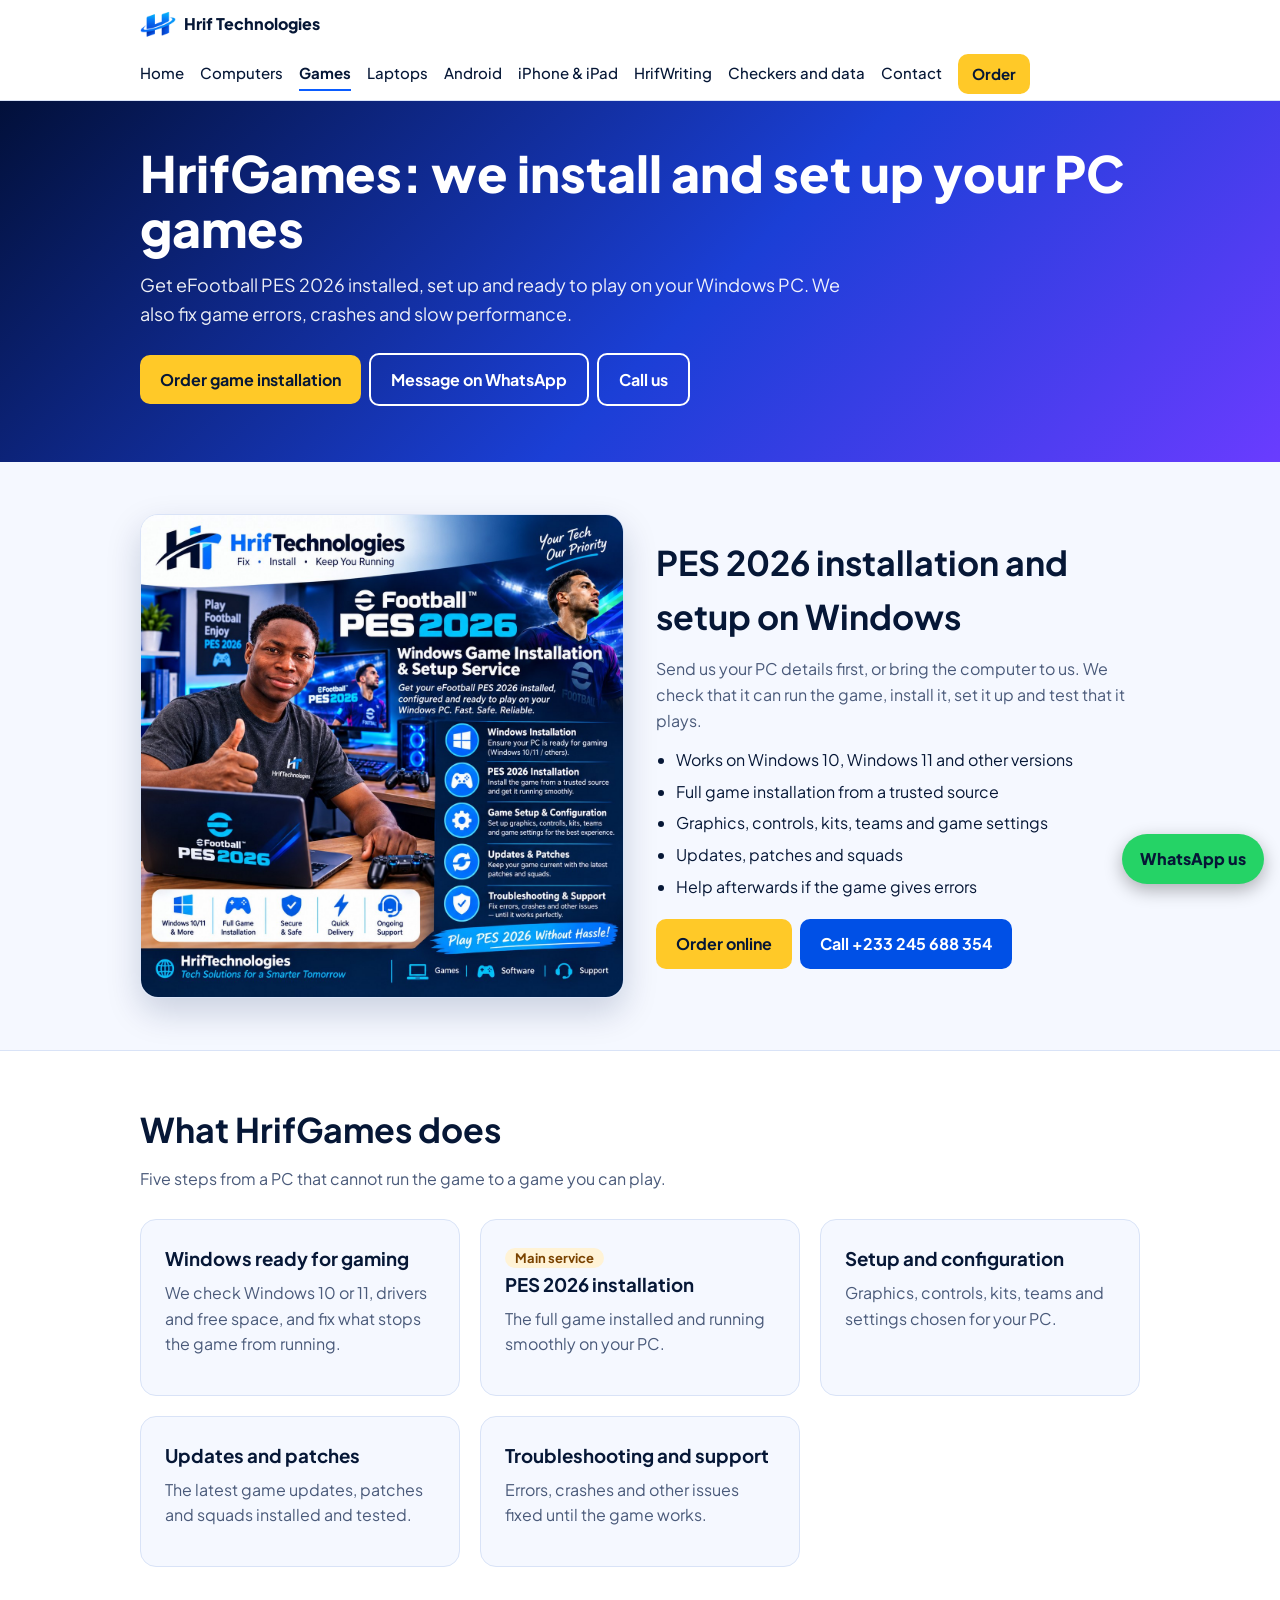
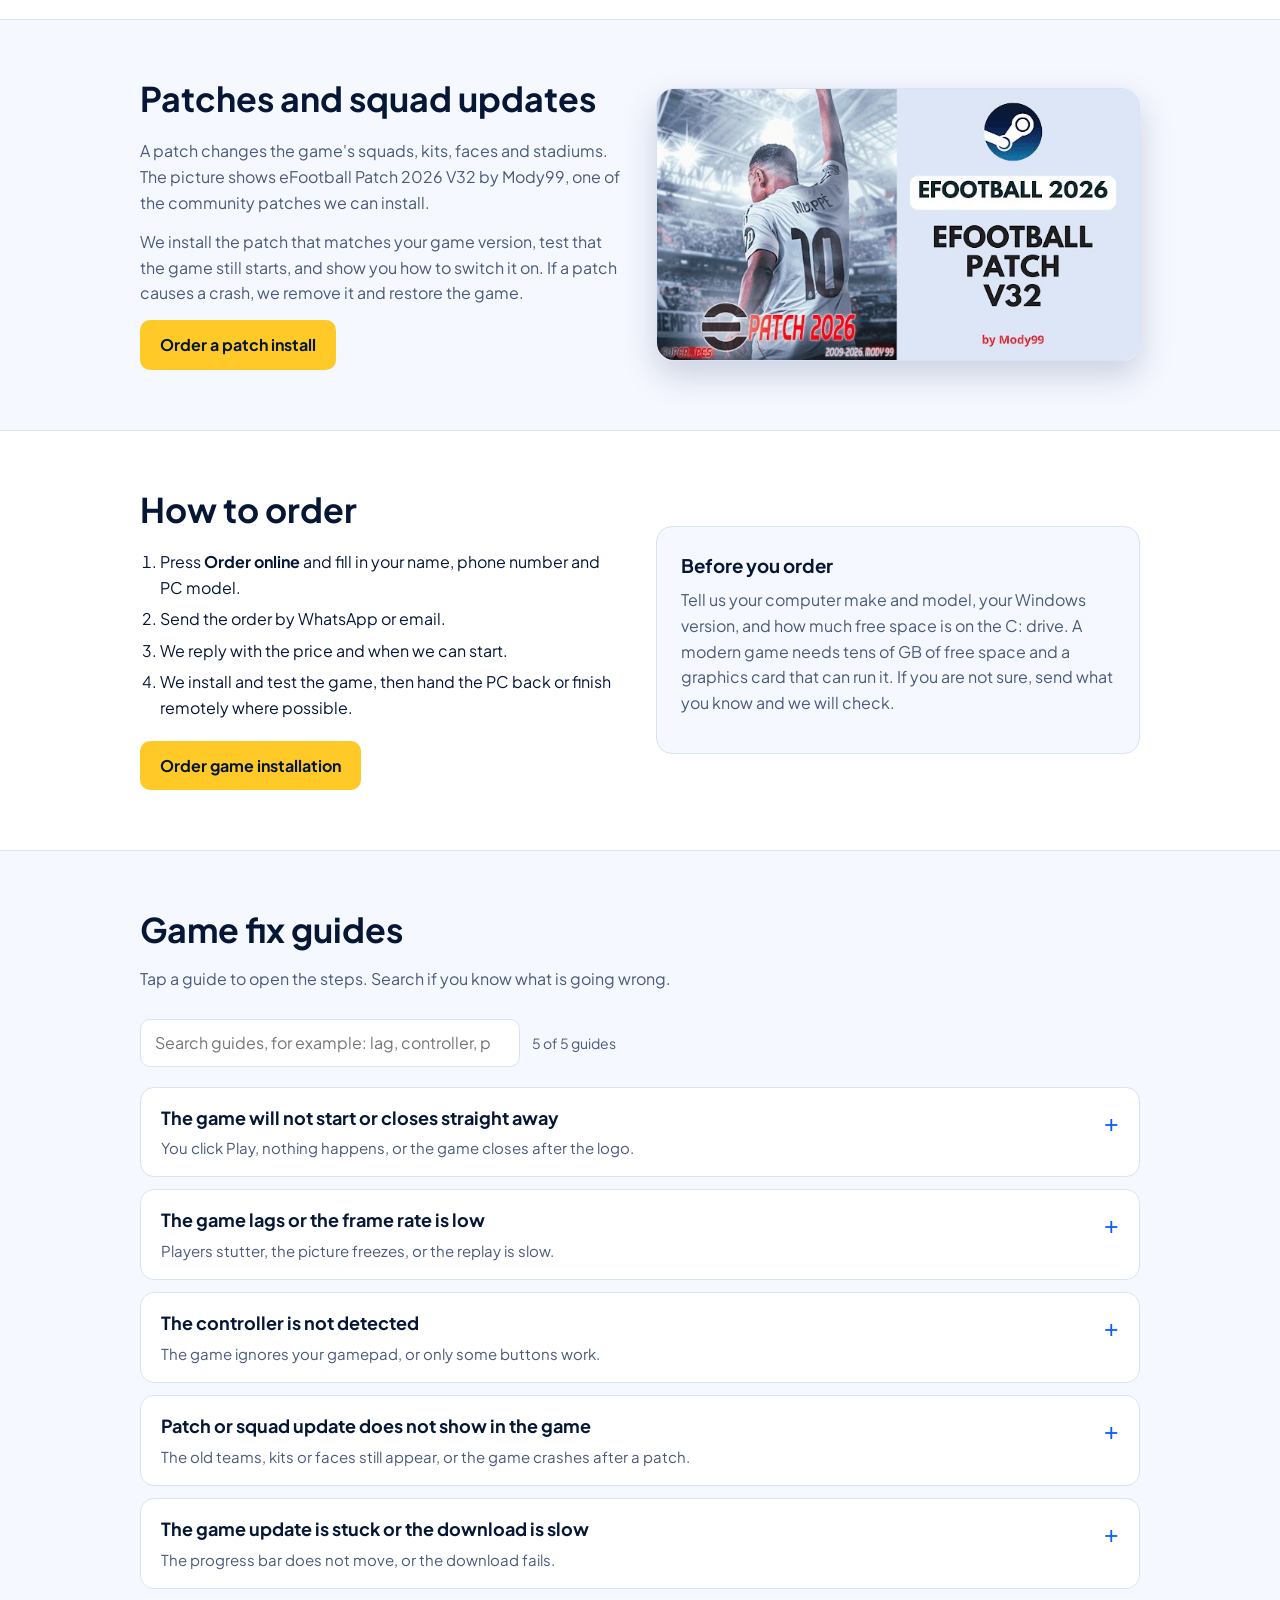
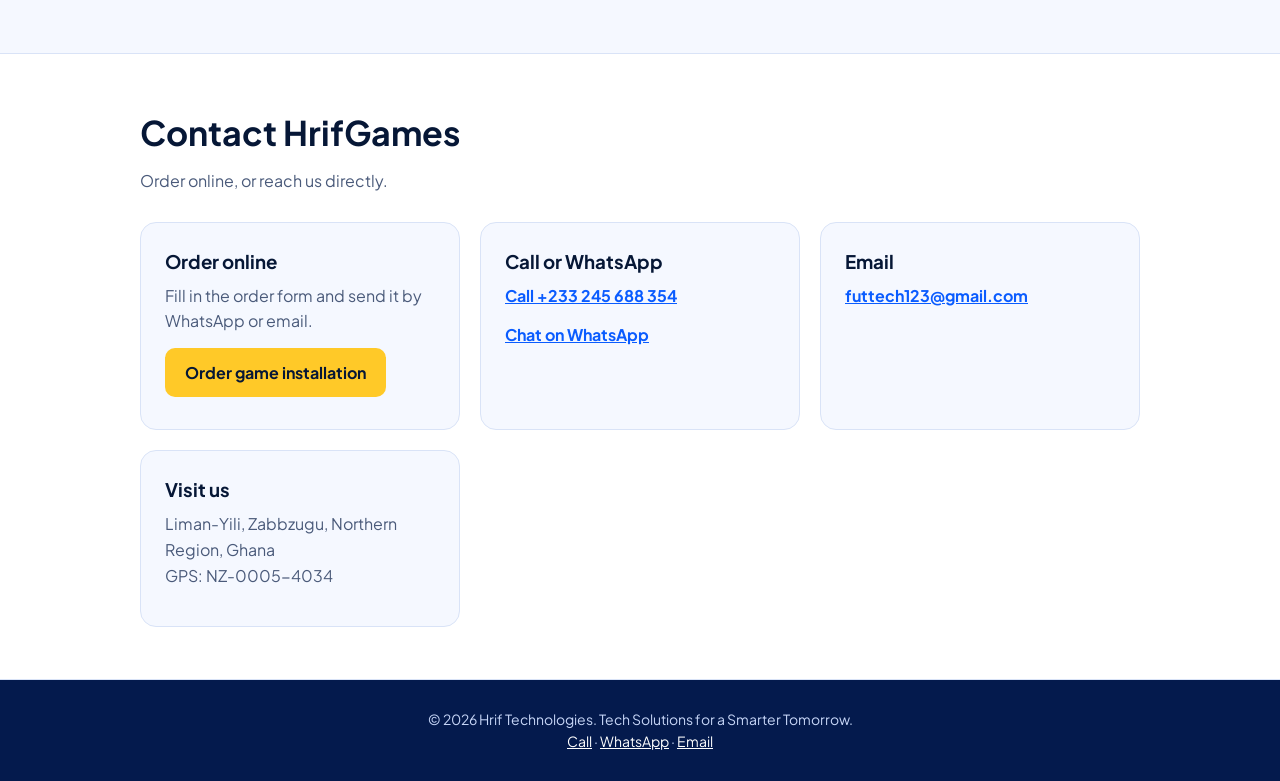
<file: games.html>
<!DOCTYPE html><html lang="en"><head><meta charset="utf-8"><meta name="viewport" content="width=device-width, initial-scale=1, viewport-fit=cover"><title>HrifGames | PES 2026 and PC game installation | Hrif Technologies</title><meta name="description" content="HrifGames by Hrif Technologies: eFootball PES 2026 installation, setup, patches and troubleshooting on Windows 10 and 11 PCs in Ghana. Order online."><link rel="icon" href="logo.png"><link rel="stylesheet" href="https://fonts.googleapis.com/css2?family=Plus+Jakarta+Sans:wght@400;500;700;800&display=swap"><link rel="stylesheet" href="style.css"><script async src="https://www.googletagmanager.com/gtag/js?id=G-FFQ00Y7NKT"></script><script>window.dataLayer=window.dataLayer||[];function gtag(){dataLayer.push(arguments);}gtag("js",new Date());gtag("config","G-FFQ00Y7NKT");</script></head><body><header><div class="w nav"><a class="brand" href="index.html"><img alt="" src="logo.png">Hrif Technologies</a><nav aria-label="Main"><a href="index.html">Home</a><a href="computers.html">Computers</a><a href="games.html" aria-current="page">Games</a><a href="laptops.html">Laptops</a><a href="android.html">Android</a><a href="ios.html">iPhone & iPad</a><a href="hrifwriting.html">HrifWriting</a><a href="index.html#shop">Checkers and data</a><a href="#contact">Contact</a><a class="btn b1" href="order.html?svc=Game installation (HrifGames)">Order</a></nav></div></header><main>
<div class="hero slim game"><div class="w"><div><h1>HrifGames: we install and set up your PC games</h1><p>Get eFootball PES 2026 installed, set up and ready to play on your Windows PC. We also fix game errors, crashes and slow performance.</p><a class="btn b1" href="order.html?svc=Game installation (HrifGames)">Order game installation</a><a class="btn b2" href="https://wa.me/233245688354?text=Hello%20HrifGames%2C%20I%20want%20PES%202026%20installed%20on%20my%20PC." target="_blank" rel="noopener">Message on WhatsApp</a><a class="btn b2" href="tel:+233245688354">Call us</a></div></div></div>

<section class="rep"><div class="w"><div class="split"><img class="flyer" src="hrifgames-flyer.jpg" width="1254" height="1254" alt="HrifGames flyer: eFootball PES 2026 Windows game installation and setup service, with the Hrif Technologies technician at his laptop" loading="eager"><div><h2>PES 2026 installation and setup on Windows</h2><p>Send us your PC details first, or bring the computer to us. We check that it can run the game, install it, set it up and test that it plays.</p><ul class="list"><li>Works on Windows 10, Windows 11 and other versions</li><li>Full game installation from a trusted source</li><li>Graphics, controls, kits, teams and game settings</li><li>Updates, patches and squads</li><li>Help afterwards if the game gives errors</li></ul><a class="btn b1" href="order.html?svc=Game installation (HrifGames)">Order online</a><a class="btn b3" href="tel:+233245688354">Call +233 245 688 354</a></div></div></div></section>

<section class="alt"><div class="w"><h2>What HrifGames does</h2><p class="sub">Five steps from a PC that cannot run the game to a game you can play.</p><div class="svc">
<div class="card"><h3>Windows ready for gaming</h3><p>We check Windows 10 or 11, drivers and free space, and fix what stops the game from running.</p></div>
<div class="card big"><span class="pill">Main service</span><h3>PES 2026 installation</h3><p>The full game installed and running smoothly on your PC.</p></div>
<div class="card"><h3>Setup and configuration</h3><p>Graphics, controls, kits, teams and settings chosen for your PC.</p></div>
<div class="card"><h3>Updates and patches</h3><p>The latest game updates, patches and squads installed and tested.</p></div>
<div class="card"><h3>Troubleshooting and support</h3><p>Errors, crashes and other issues fixed until the game works.</p></div>
</div></div></section>

<section><div class="w"><div class="split"><div><h2>Patches and squad updates</h2><p>A patch changes the game's squads, kits, faces and stadiums. The picture shows eFootball Patch 2026 V32 by Mody99, one of the community patches we can install.</p><p>We install the patch that matches your game version, test that the game still starts, and show you how to switch it on. If a patch causes a crash, we remove it and restore the game.</p><a class="btn b1" href="order.html?svc=Game installation (HrifGames)">Order a patch install</a></div><img class="flyer" src="efootball-patch-v32.jpg" width="640" height="360" alt="eFootball Patch 2026 V32 by Mody99 for eFootball 2026 on Steam, with a player in a white number 10 shirt" loading="lazy"></div></div></section>

<section class="alt"><div class="w"><div class="split"><div><h2>How to order</h2><ol class="list"><li>Press <b>Order online</b> and fill in your name, phone number and PC model.</li><li>Send the order by WhatsApp or email.</li><li>We reply with the price and when we can start.</li><li>We install and test the game, then hand the PC back or finish remotely where possible.</li></ol><a class="btn b1" href="order.html?svc=Game installation (HrifGames)">Order game installation</a></div><div class="card"><h3>Before you order</h3><p>Tell us your computer make and model, your Windows version, and how much free space is on the C: drive. A modern game needs tens of GB of free space and a graphics card that can run it. If you are not sure, send what you know and we will check.</p></div></div></div></section>

<section><div class="w"><h2>Game fix guides</h2><p class="sub">Tap a guide to open the steps. Search if you know what is going wrong.</p>
<div class="tools"><input class="search" id="q" type="search" placeholder="Search guides, for example: lag, controller, patch" aria-label="Search guides"><span class="count" id="count" aria-live="polite">5 of 5 guides</span></div>
<details class="g"><summary><strong>The game will not start or closes straight away</strong><em>You click Play, nothing happens, or the game closes after the logo.</em></summary><ol><li>Restart the PC and try again. Close other programs first.</li><li>If you play through Steam: open Library, right-click the game &gt; Properties &gt; Installed Files &gt; <b>Verify integrity of game files</b>. Wait until it finishes.</li><li>Right-click the game or its shortcut &gt; Properties &gt; Compatibility &gt; tick <b>Run this program as an administrator</b>.</li><li>Update the graphics driver: right-click Start &gt; Device Manager &gt; Display adapters &gt; right-click your graphics card &gt; Update driver. Or download the latest driver from the maker's website (NVIDIA, AMD or Intel).</li><li>Install Windows updates: Settings &gt; Windows Update &gt; Check for updates.</li><li>Check free space on C:. Games need room for updates and temporary files.</li><li>Temporarily turn off any overlay or antivirus that blocks the game, then try again. Turn protection back on after the test.</li><li>If it still fails, send us the error message and your PC model.</li></ol></details>
<details class="g"><summary><strong>The game lags or the frame rate is low</strong><em>Players stutter, the picture freezes, or the replay is slow.</em></summary><ol><li>Close browsers and other programs. Press <b>Ctrl + Shift + Esc</b> and check that Task Manager shows free memory and low disk use.</li><li>Plug the laptop into power. Then choose a performance power plan: Settings &gt; System &gt; Power &amp; battery &gt; Power mode &gt; <b>Best performance</b>.</li><li>In the game's settings lower the resolution, shadows and effects. Turn off anything marked high or ultra.</li><li>Update the graphics driver (see the first guide).</li><li>Turn on <b>Game Mode</b>: Settings &gt; Gaming &gt; Game Mode.</li><li>Check the temperature. If the laptop is very hot, clean the vents and use it on a hard surface.</li><li>If the game is on a hard disk (HDD), move it to an SSD if you have one. An SSD upgrade and more RAM help older PCs most.</li></ol></details>
<details class="g"><summary><strong>The controller is not detected</strong><em>The game ignores your gamepad, or only some buttons work.</em></summary><ol><li>Unplug the controller, plug it into another USB port, and try again. Try a different cable.</li><li>For Bluetooth controllers, remove the controller in Settings &gt; Bluetooth &amp; devices, then pair it again.</li><li>Check that Windows sees it: search <b>Set up USB game controllers</b>, select the controller and choose Properties to test the buttons.</li><li>If you play through Steam: Steam &gt; Settings &gt; Controller, and turn on the controller type you use (for example PlayStation or Xbox).</li><li>Close the game, connect the controller first, then start the game.</li><li>In the game's controller settings, check that the controller is chosen as the input device.</li></ol></details>
<details class="g"><summary><strong>Patch or squad update does not show in the game</strong><em>The old teams, kits or faces still appear, or the game crashes after a patch.</em></summary><ol><li>Check that the patch was made for your game version. A patch for a different version will not load.</li><li>Close the game fully, including Steam, then install the patch again by following its instructions.</li><li>Follow the patch's own switch-on step. Some patches need you to pick a patch option in the game's settings or launcher.</li><li>If the game crashes after the patch, remove the patch files and verify the game files (see the first guide).</li><li>Do not install two patches on top of each other unless the patch says it is safe.</li><li>Make sure a game update did not overwrite the patch. After an update you may need to install the patch again.</li></ol><p class="note">Patches are made by community creators. Download them only from the creator's own page, and scan the files before you open them.</p></details>
<details class="g"><summary><strong>The game update is stuck or the download is slow</strong><em>The progress bar does not move, or the download fails.</em></summary><ol><li>Check that you have internet by opening a website. Large game updates need a steady connection and enough data.</li><li>Check free space on C: or the drive where the game is installed.</li><li>Pause the download, wait a minute, then resume it.</li><li>Restart Steam and the PC.</li><li>In Steam open Settings &gt; Downloads, and click <b>Clear Download Cache</b>. You will sign in again afterwards.</li><li>If the download is stuck, set the download region to a nearby server in the same Downloads settings.</li><li>If it still fails, bring the PC to us and we will install the update for you.</li></ol></details>
<p class="empty" id="none" hidden>No guide matches that search. Call or WhatsApp us and describe the problem.</p></div></section>

<section id="contact" class="alt"><div class="w"><h2>Contact HrifGames</h2><p class="sub">Order online, or reach us directly.</p>
<div class="ct"><div class="card"><h3>Order online</h3><p>Fill in the order form and send it by WhatsApp or email.</p><a class="btn b1" href="order.html?svc=Game installation (HrifGames)">Order game installation</a></div><div class="card"><h3>Call or WhatsApp</h3><p><a href="tel:+233245688354">Call +233 245 688 354</a></p><p><a href="https://wa.me/233245688354?text=Hello%20HrifGames%2C%20I%20want%20a%20game%20installed%20on%20my%20PC." target="_blank" rel="noopener">Chat on WhatsApp</a></p></div><div class="card"><h3>Email</h3><a href="mailto:futtech123@gmail.com?subject=HrifGames%20order">futtech123@gmail.com</a></div><div class="card"><h3>Visit us</h3><p>Liman-Yili, Zabbzugu, Northern Region, Ghana<br>GPS: NZ-0005-4034</p></div></div></div></section></main>
<footer><div class="w">&copy; <span class="yr">2026</span> Hrif Technologies. Tech Solutions for a Smarter Tomorrow.<br><a href="tel:+233245688354">Call</a> &middot; <a href="https://wa.me/233245688354" target="_blank" rel="noopener">WhatsApp</a> &middot; <a href="mailto:futtech123@gmail.com">Email</a></div></footer><a class="wa" href="https://wa.me/233245688354" target="_blank" rel="noopener" aria-label="Chat with Hrif Technologies on WhatsApp">WhatsApp us</a><script src="app.js"></script></body></html>
</file>
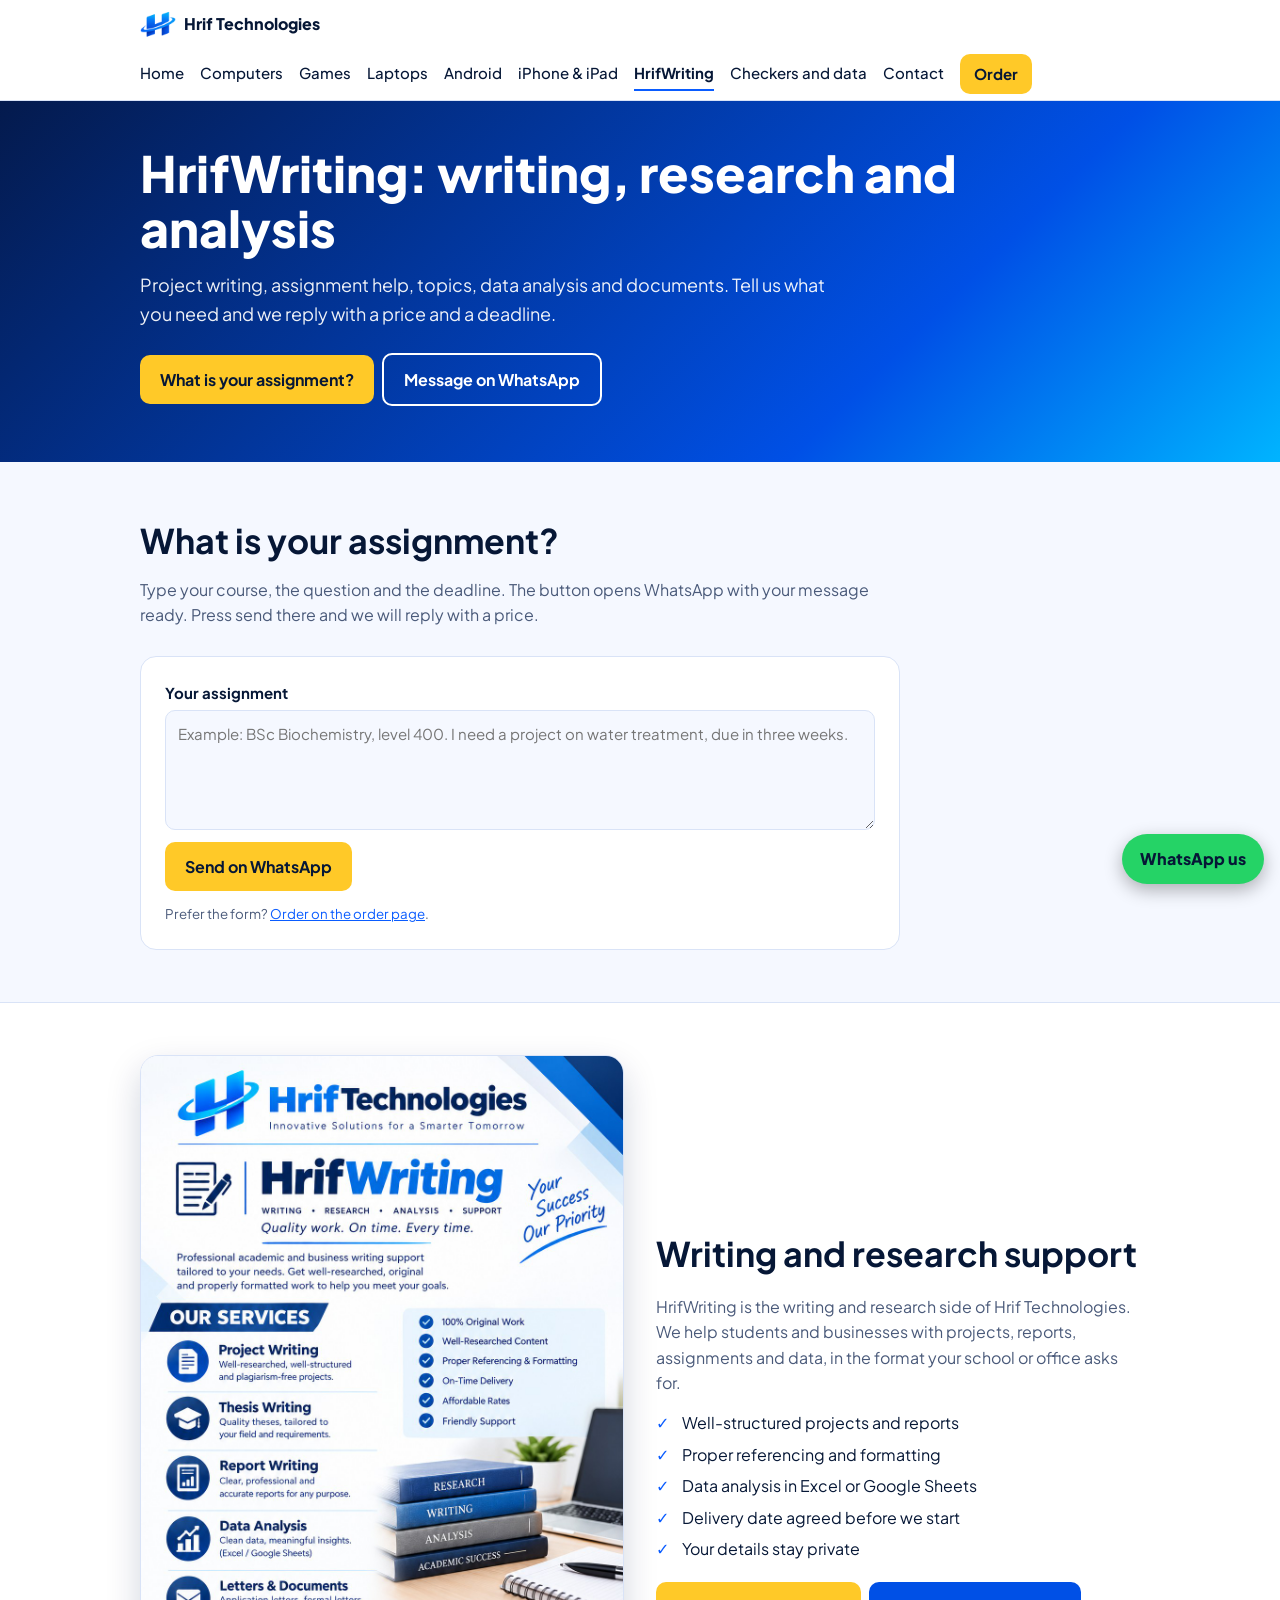
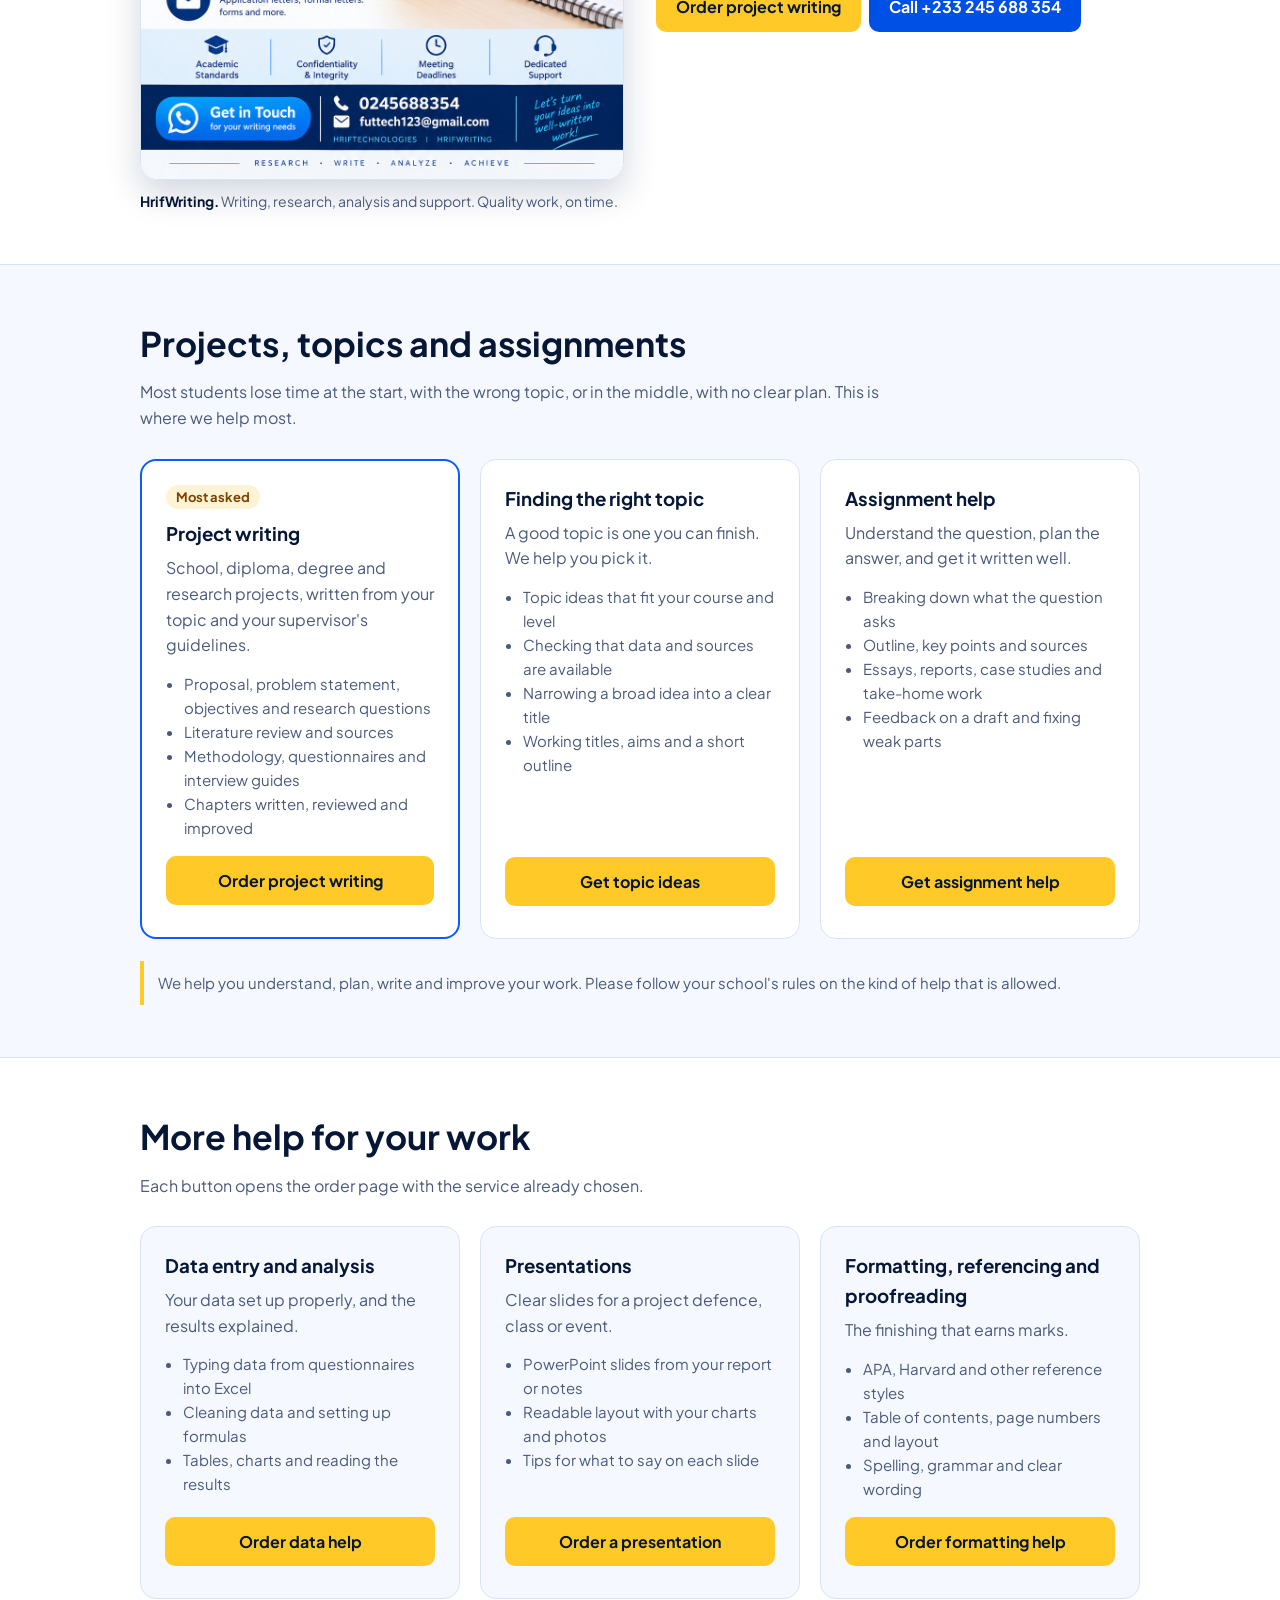
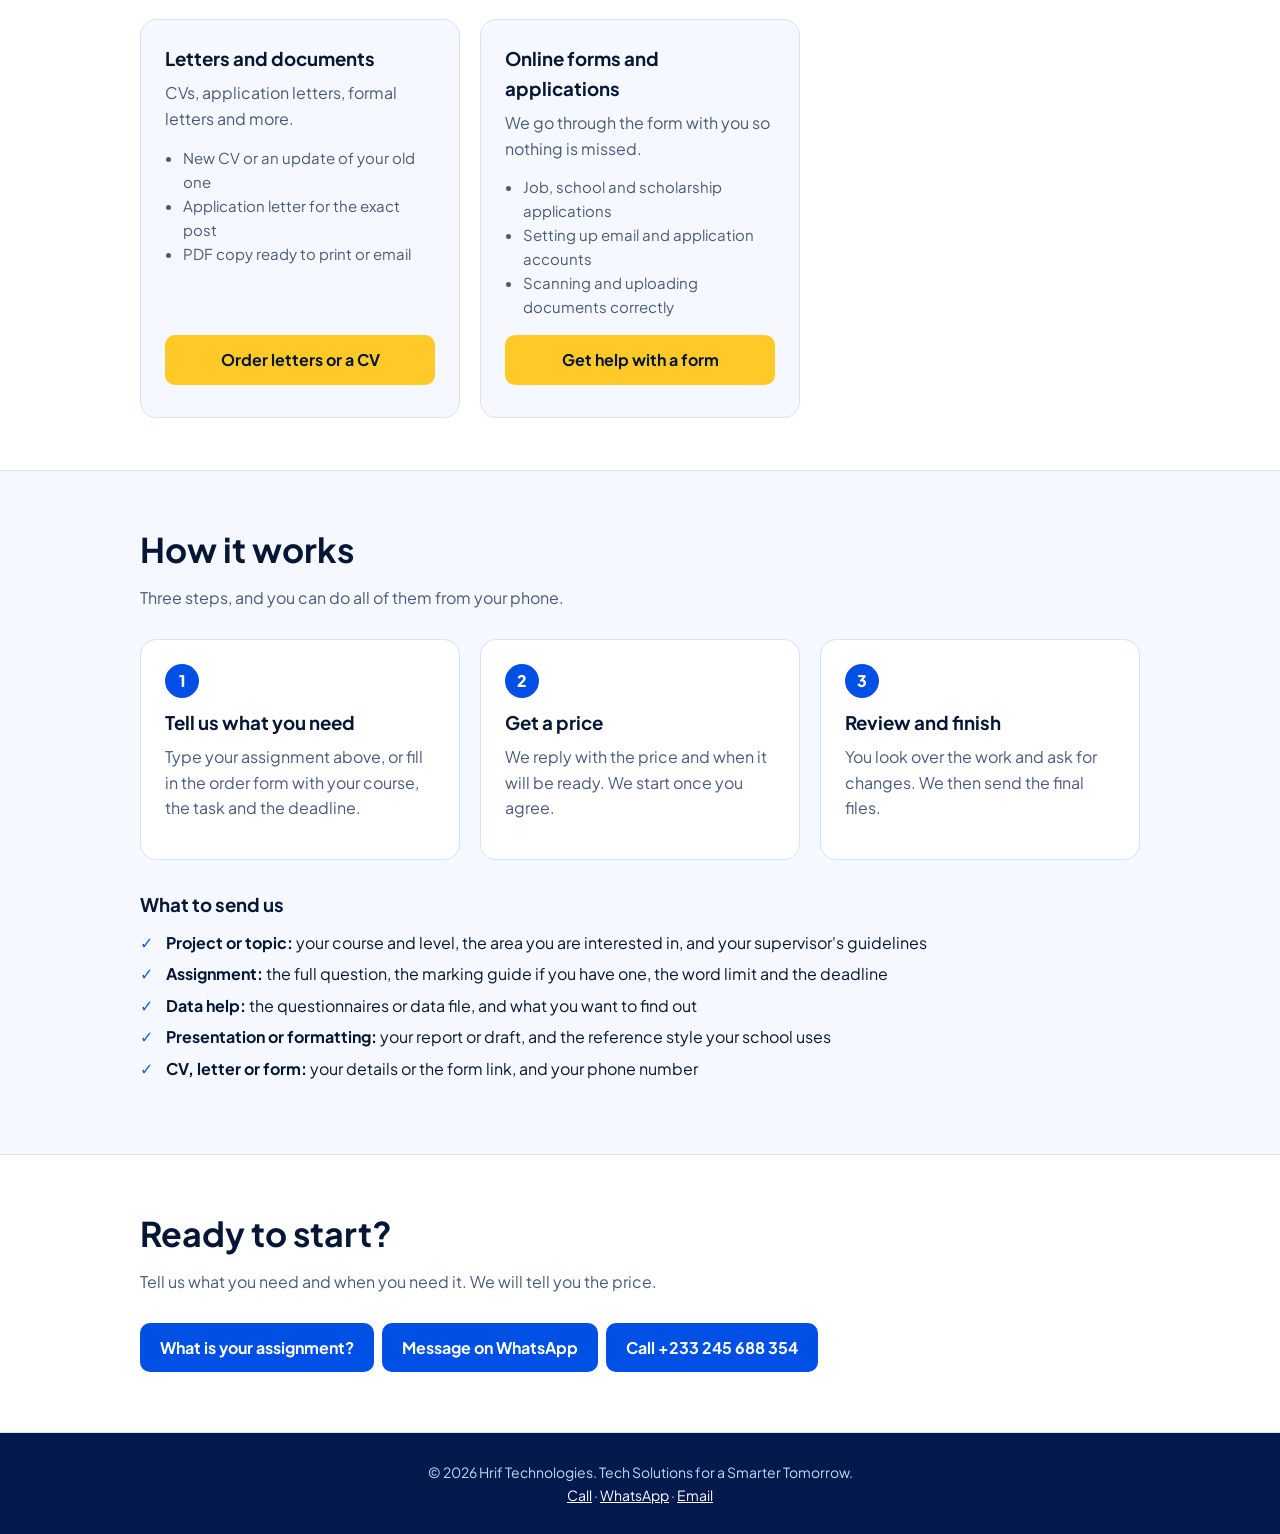
<file: hrifwriting.html>
<!DOCTYPE html><html lang="en"><head><meta charset="utf-8"><meta name="viewport" content="width=device-width, initial-scale=1, viewport-fit=cover"><title>HrifWriting | Project writing and assignment help | Hrif Technologies</title><meta name="description" content="HrifWriting by Hrif Technologies: project writing, assignment help, choosing a topic, data analysis, presentations, referencing and letters. Tell us your assignment on WhatsApp."><link rel="icon" href="logo.png"><link rel="stylesheet" href="https://fonts.googleapis.com/css2?family=Plus+Jakarta+Sans:wght@400;500;700;800&display=swap"><link rel="stylesheet" href="style.css"><script async src="https://www.googletagmanager.com/gtag/js?id=G-FFQ00Y7NKT"></script><script>window.dataLayer=window.dataLayer||[];function gtag(){dataLayer.push(arguments);}gtag("js",new Date());gtag("config","G-FFQ00Y7NKT");</script></head><body><header><div class="w nav"><a class="brand" href="index.html"><img alt="" src="logo.png">Hrif Technologies</a><nav aria-label="Main"><a href="index.html">Home</a><a href="computers.html">Computers</a><a href="games.html">Games</a><a href="laptops.html">Laptops</a><a href="android.html">Android</a><a href="ios.html">iPhone & iPad</a><a href="hrifwriting.html" aria-current="page">HrifWriting</a><a href="index.html#shop">Checkers and data</a><a href="index.html#contact">Contact</a><a class="btn b1" href="order.html?svc=Project%20writing%20(HrifWriting)">Order</a></nav></div></header><main><div class="hero slim"><div class="w"><div><h1>HrifWriting: writing, research and analysis</h1><p>Project writing, assignment help, topics, data analysis and documents. Tell us what you need and we reply with a price and a deadline.</p><a class="btn b1" href="#assignment">What is your assignment?</a><a class="btn b2" href="https://wa.me/233245688354?text=Hello%20HrifWriting%2C%20I%20need%20help%20with%20my%20project." target="_blank" rel="noopener">Message on WhatsApp</a></div></div></div>

<section id="assignment"><div class="w"><h2>What is your assignment?</h2><p class="sub">Type your course, the question and the deadline. The button opens WhatsApp with your message ready. Press send there and we will reply with a price.</p><div class="card assign"><label class="f" for="assign">Your assignment<textarea id="assign" rows="4" placeholder="Example: BSc Biochemistry, level 400. I need a project on water treatment, due in three weeks."></textarea></label><a class="btn b1" id="assignGo" href="https://wa.me/233245688354?text=Hello%20HrifWriting%2C%20my%20assignment%20is%3A%20(I%20will%20explain%20on%20WhatsApp)" target="_blank" rel="noopener">Send on WhatsApp</a><small>Prefer the form? <a href="order.html?svc=Assignment%20help">Order on the order page</a>.</small></div></div></section>

<section class="alt rep"><div class="w"><div class="split"><figure class="fl"><img class="flyer" src="hrifwriting-flyer.jpg" width="1024" height="1536" alt="HrifWriting flyer from Hrif Technologies: writing, research, analysis and support, with services for project writing, thesis writing, report writing, data analysis and letters and documents" loading="eager"><figcaption><b>HrifWriting.</b> Writing, research, analysis and support. Quality work, on time.</figcaption></figure><div><h2>Writing and research support</h2><p>HrifWriting is the writing and research side of Hrif Technologies. We help students and businesses with projects, reports, assignments and data, in the format your school or office asks for.</p><ul class="list tick"><li>Well-structured projects and reports</li><li>Proper referencing and formatting</li><li>Data analysis in Excel or Google Sheets</li><li>Delivery date agreed before we start</li><li>Your details stay private</li></ul><a class="btn b1" href="order.html?svc=Project%20writing%20(HrifWriting)">Order project writing</a><a class="btn b3" href="tel:+233245688354">Call +233 245 688 354</a></div></div></div></section>

<section class="rep"><div class="w"><h2>Projects, topics and assignments</h2><p class="sub">Most students lose time at the start, with the wrong topic, or in the middle, with no clear plan. This is where we help most.</p><div class="svc">
<div class="card big"><span class="pill">Most asked</span><h3>Project writing</h3><p>School, diploma, degree and research projects, written from your topic and your supervisor's guidelines.</p><ul><li>Proposal, problem statement, objectives and research questions</li><li>Literature review and sources</li><li>Methodology, questionnaires and interview guides</li><li>Chapters written, reviewed and improved</li></ul><a class="btn b1" href="order.html?svc=Project%20writing%20(HrifWriting)">Order project writing</a></div>
<div class="card"><h3>Finding the right topic</h3><p>A good topic is one you can finish. We help you pick it.</p><ul><li>Topic ideas that fit your course and level</li><li>Checking that data and sources are available</li><li>Narrowing a broad idea into a clear title</li><li>Working titles, aims and a short outline</li></ul><a class="btn b1" href="order.html?svc=Topic%20selection">Get topic ideas</a></div>
<div class="card"><h3>Assignment help</h3><p>Understand the question, plan the answer, and get it written well.</p><ul><li>Breaking down what the question asks</li><li>Outline, key points and sources</li><li>Essays, reports, case studies and take-home work</li><li>Feedback on a draft and fixing weak parts</li></ul><a class="btn b1" href="order.html?svc=Assignment%20help">Get assignment help</a></div>
</div><p class="note">We help you understand, plan, write and improve your work. Please follow your school's rules on the kind of help that is allowed.</p></div></section>

<section class="alt rep"><div class="w"><h2>More help for your work</h2><p class="sub">Each button opens the order page with the service already chosen.</p><div class="svc">
<div class="card"><h3>Data entry and analysis</h3><p>Your data set up properly, and the results explained.</p><ul><li>Typing data from questionnaires into Excel</li><li>Cleaning data and setting up formulas</li><li>Tables, charts and reading the results</li></ul><a class="btn b1" href="order.html?svc=Data%20entry%2C%20spreadsheets%20and%20analysis">Order data help</a></div>
<div class="card"><h3>Presentations</h3><p>Clear slides for a project defence, class or event.</p><ul><li>PowerPoint slides from your report or notes</li><li>Readable layout with your charts and photos</li><li>Tips for what to say on each slide</li></ul><a class="btn b1" href="order.html?svc=Presentation%20(slides)">Order a presentation</a></div>
<div class="card"><h3>Formatting, referencing and proofreading</h3><p>The finishing that earns marks.</p><ul><li>APA, Harvard and other reference styles</li><li>Table of contents, page numbers and layout</li><li>Spelling, grammar and clear wording</li></ul><a class="btn b1" href="order.html?svc=Formatting%2C%20referencing%20and%20proofreading">Order formatting help</a></div>
<div class="card"><h3>Letters and documents</h3><p>CVs, application letters, formal letters and more.</p><ul><li>New CV or an update of your old one</li><li>Application letter for the exact post</li><li>PDF copy ready to print or email</li></ul><a class="btn b1" href="order.html?svc=Letters%20and%20documents">Order letters or a CV</a></div>
<div class="card"><h3>Online forms and applications</h3><p>We go through the form with you so nothing is missed.</p><ul><li>Job, school and scholarship applications</li><li>Setting up email and application accounts</li><li>Scanning and uploading documents correctly</li></ul><a class="btn b1" href="order.html?svc=Help%20with%20online%20forms%20and%20applications">Get help with a form</a></div>
</div></div></section>

<section><div class="w"><h2>How it works</h2><p class="sub">Three steps, and you can do all of them from your phone.</p><div class="steps">
<div class="card"><span class="n">1</span><h3>Tell us what you need</h3><p>Type your assignment above, or fill in the order form with your course, the task and the deadline.</p></div>
<div class="card"><span class="n">2</span><h3>Get a price</h3><p>We reply with the price and when it will be ready. We start once you agree.</p></div>
<div class="card"><span class="n">3</span><h3>Review and finish</h3><p>You look over the work and ask for changes. We then send the final files.</p></div>
</div>
<h3 class="gap">What to send us</h3><ul class="list tick"><li><b>Project or topic:</b> your course and level, the area you are interested in, and your supervisor's guidelines</li><li><b>Assignment:</b> the full question, the marking guide if you have one, the word limit and the deadline</li><li><b>Data help:</b> the questionnaires or data file, and what you want to find out</li><li><b>Presentation or formatting:</b> your report or draft, and the reference style your school uses</li><li><b>CV, letter or form:</b> your details or the form link, and your phone number</li></ul></div></section>

<section class="alt"><div class="w"><h2>Ready to start?</h2><p class="sub">Tell us what you need and when you need it. We will tell you the price.</p><a class="btn b3" href="#assignment">What is your assignment?</a><a class="btn b3" href="https://wa.me/233245688354" target="_blank" rel="noopener">Message on WhatsApp</a><a class="btn b3" href="tel:+233245688354">Call +233 245 688 354</a></div></section></main><footer><div class="w">&copy; <span class="yr">2026</span> Hrif Technologies. Tech Solutions for a Smarter Tomorrow.<br><a href="tel:+233245688354">Call</a> &middot; <a href="https://wa.me/233245688354" target="_blank" rel="noopener">WhatsApp</a> &middot; <a href="mailto:futtech123@gmail.com">Email</a></div></footer><a class="wa" href="https://wa.me/233245688354" target="_blank" rel="noopener" aria-label="Chat with Hrif Technologies on WhatsApp">WhatsApp us</a><script src="app.js"></script></body></html>
</file>
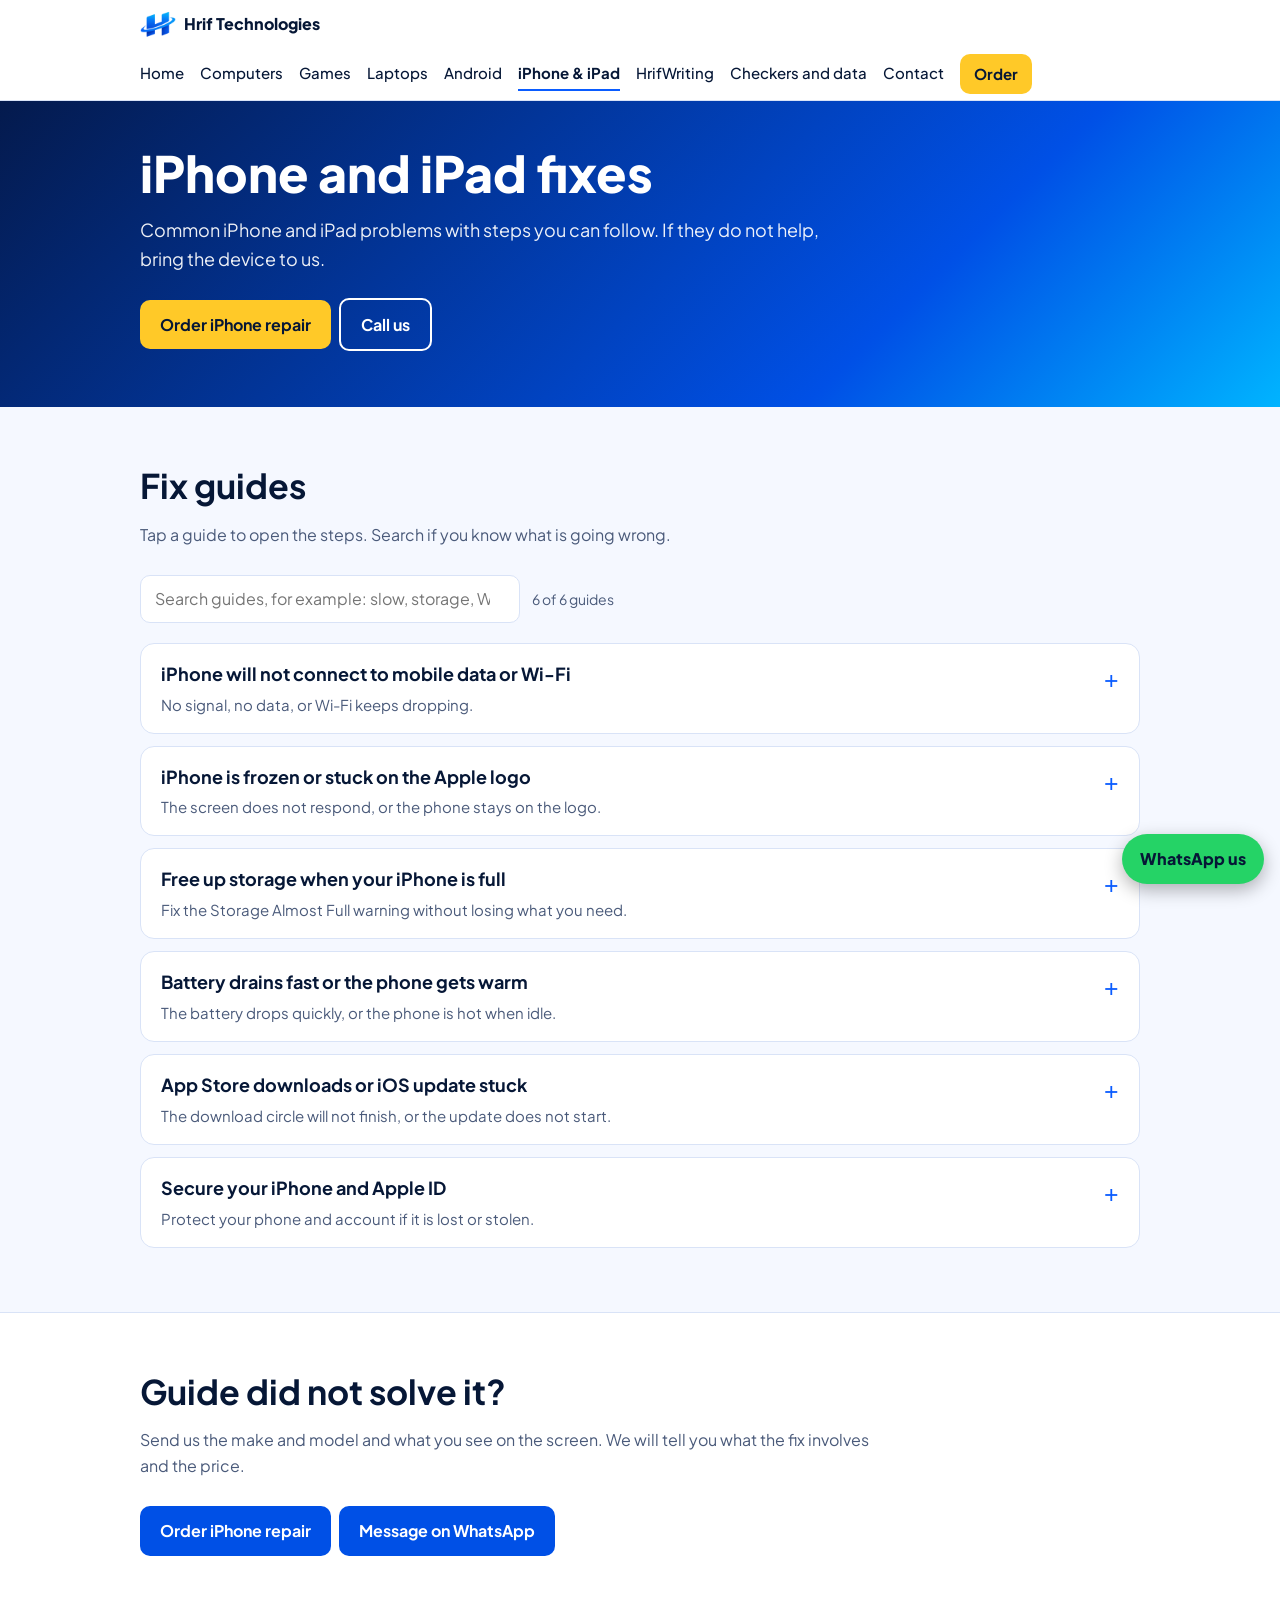
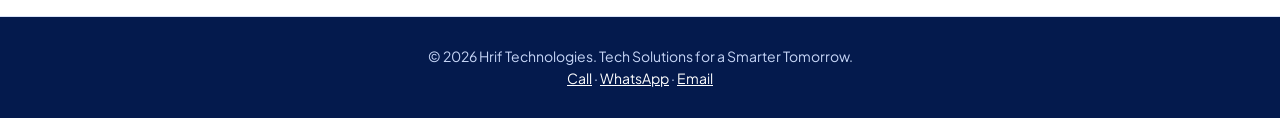
<file: ios.html>
<!DOCTYPE html><html lang="en"><head><meta charset="utf-8"><meta name="viewport" content="width=device-width, initial-scale=1, viewport-fit=cover"><title>iPhone and iPad fixes | Hrif Technologies</title><meta name="description" content="Step-by-step fixes for iPhone and iPad: mobile data and Wi-Fi, frozen screens, storage, battery, App Store and security."><link rel="icon" href="logo.png"><link rel="stylesheet" href="https://fonts.googleapis.com/css2?family=Plus+Jakarta+Sans:wght@400;500;700;800&display=swap"><link rel="stylesheet" href="style.css"><script async src="https://www.googletagmanager.com/gtag/js?id=G-FFQ00Y7NKT"></script><script>window.dataLayer=window.dataLayer||[];function gtag(){dataLayer.push(arguments);}gtag("js",new Date());gtag("config","G-FFQ00Y7NKT");</script></head><body><header><div class="w nav"><a class="brand" href="index.html"><img alt="" src="logo.png">Hrif Technologies</a><nav aria-label="Main"><a href="index.html">Home</a><a href="computers.html">Computers</a><a href="games.html">Games</a><a href="laptops.html">Laptops</a><a href="android.html">Android</a><a href="ios.html" aria-current="page">iPhone & iPad</a><a href="hrifwriting.html">HrifWriting</a><a href="index.html#shop">Checkers and data</a><a href="index.html#contact">Contact</a><a class="btn b1" href="order.html">Order</a></nav></div></header><main><div class="hero slim"><div class="w"><div><h1>iPhone and iPad fixes</h1><p>Common iPhone and iPad problems with steps you can follow. If they do not help, bring the device to us.</p><a class="btn b1" href="order.html?svc=Phone repair (Android or iPhone)">Order iPhone repair</a><a class="btn b2" href="tel:+233245688354">Call us</a></div></div></div>
<section><div class="w"><h2>Fix guides</h2><p class="sub">Tap a guide to open the steps. Search if you know what is going wrong.</p>
<div class="tools"><input class="search" id="q" type="search" placeholder="Search guides, for example: slow, storage, Wi-Fi" aria-label="Search guides"><span class="count" id="count" aria-live="polite">6 of 6 guides</span></div>
<details class="g"><summary><strong>iPhone will not connect to mobile data or Wi-Fi</strong><em>No signal, no data, or Wi-Fi keeps dropping.</em></summary><ol><li>Swipe down from the top-right corner, turn Airplane mode on for 30 seconds, then off.</li><li>Open Settings &gt; Mobile Data (or Cellular). Make sure <b>Mobile Data</b> is on and the apps you need are allowed.</li><li>Restart: hold the side button and a volume button, drag to power off, then turn it on again.</li><li>Check for a carrier update: Settings &gt; General &gt; About. If a prompt appears, tap Update.</li><li>For Wi-Fi: Settings &gt; Wi-Fi &gt; tap the (i) next to the network &gt; <b>Forget This Network</b>, then join again.</li><li>Settings &gt; General &gt; Transfer or Reset iPhone &gt; Reset &gt; <b>Reset Network Settings</b>.</li><li>If it still fails, test your SIM in another phone, or contact your network.</li></ol></details><details class="g"><summary><strong>iPhone is frozen or stuck on the Apple logo</strong><em>The screen does not respond, or the phone stays on the logo.</em></summary><ol><li>Force restart. On iPhone 8 and newer: press and release Volume Up, press and release Volume Down, then hold the Side button until the Apple logo appears.</li><li>On iPhone 7: hold Volume Down and the Side button together until the logo appears.</li><li>On iPhone 6s and older: hold the Home button and the Top (or Side) button together until the logo appears.</li><li>If the phone still sits on the logo, charge it for 30 minutes and try again.</li><li>Connect the phone to a computer with a cable. On a Mac use Finder; on Windows use the Apple Devices app or iTunes.</li><li>Put the phone in recovery mode (repeat the force restart but keep holding the Side button after the logo appears, until the connect-to-computer screen shows).</li><li>When the computer offers it, choose <b>Update</b>. This reinstalls iOS without erasing your data. Choose Restore only as a last option because it erases the phone.</li></ol><p class="note">Restore erases everything. Back up first if you can, or bring the phone to us.</p></details><details class="g"><summary><strong>Free up storage when your iPhone is full</strong><em>Fix the Storage Almost Full warning without losing what you need.</em></summary><ol><li>Open Settings &gt; General &gt; <b>iPhone Storage</b> and wait for the list to load.</li><li>Tap an app near the top. Choose <b>Offload App</b> to free space but keep its data, or <b>Delete App</b> to remove everything.</li><li>Open WhatsApp &gt; Settings &gt; Storage and data &gt; Manage storage and delete big videos you no longer need.</li><li>Open Photos &gt; Albums &gt; Utilities &gt; <b>Recently Deleted</b> &gt; Select &gt; Delete All.</li><li>Back up photos to iCloud or Google Photos first, then remove the local copies.</li><li>Go to Settings &gt; Safari &gt; Clear History and Website Data.</li><li>Restart the phone so iOS can clear temporary files.</li></ol></details><details class="g"><summary><strong>Battery drains fast or the phone gets warm</strong><em>The battery drops quickly, or the phone is hot when idle.</em></summary><ol><li>Open Settings &gt; Battery and look at the usage list for the last 24 hours and 10 days.</li><li>Turn on Low Power Mode from the same screen when the battery is low.</li><li>Go to Settings &gt; General &gt; Background App Refresh and turn it off for apps that do not need it.</li><li>Turn down brightness or turn on Auto-Brightness in Settings &gt; Accessibility &gt; Display &amp; Text Size.</li><li>Update iOS: Settings &gt; General &gt; Software Update.</li><li>Check Settings &gt; Battery &gt; Battery Health &amp; Charging. If maximum capacity is under 80%, a battery replacement will help.</li><li>Avoid charging under a pillow or in direct sun, and use an Apple-certified cable.</li></ol></details><details class="g"><summary><strong>App Store downloads or iOS update stuck</strong><em>The download circle will not finish, or the update does not start.</em></summary><ol><li>Check that you have internet and enough free storage.</li><li>Press and hold the stuck app, tap <b>Pause Download</b>, then <b>Resume Download</b>.</li><li>Restart the phone and try again.</li><li>Sign out of the App Store: Settings &gt; [your name] &gt; Media &amp; Purchases &gt; Sign Out, then sign in again.</li><li>Check Settings &gt; General &gt; Date &amp; Time and turn on <b>Set Automatically</b>.</li><li>For iOS updates, plug in the charger and join Wi-Fi. If there is not enough space, free some first (see the storage guide).</li><li>If the update still fails, update from a computer using Finder or the Apple Devices app.</li></ol></details><details class="g"><summary><strong>Secure your iPhone and Apple ID</strong><em>Protect your phone and account if it is lost or stolen.</em></summary><ol><li>Settings &gt; Face ID &amp; Passcode &gt; set a <b>6-digit or custom alphanumeric passcode</b>.</li><li>Settings &gt; [your name] &gt; Find My &gt; Find My iPhone. Turn on Find My iPhone, Find My network and <b>Send Last Location</b>.</li><li>Settings &gt; [your name] &gt; Sign-In &amp; Security &gt; turn on <b>Two-Factor Authentication</b>.</li><li>Settings &gt; General &gt; Software Update &gt; turn on Automatic Updates.</li><li>Settings &gt; Privacy &amp; Security. Review Location Services, Camera, Microphone and Photos, and remove apps that do not need them.</li><li>Do not tap links in texts saying your Apple ID is locked. Open Settings yourself instead.</li><li>If the phone is lost, use another device at icloud.com/find, tap <b>Mark as Lost</b> and lock it.</li></ol></details><p class="empty" id="none" hidden>No guide matches that search. Call or WhatsApp us and describe the problem.</p></div></section>
<section class="alt"><div class="w"><h2>Guide did not solve it?</h2><p class="sub">Send us the make and model and what you see on the screen. We will tell you what the fix involves and the price.</p><a class="btn b3" href="order.html?svc=Phone repair (Android or iPhone)">Order iPhone repair</a><a class="btn b3" href="https://wa.me/233245688354" target="_blank" rel="noopener">Message on WhatsApp</a></div></section></main><footer><div class="w">&copy; <span class="yr">2026</span> Hrif Technologies. Tech Solutions for a Smarter Tomorrow.<br><a href="tel:+233245688354">Call</a> &middot; <a href="https://wa.me/233245688354" target="_blank" rel="noopener">WhatsApp</a> &middot; <a href="mailto:futtech123@gmail.com">Email</a></div></footer><a class="wa" href="https://wa.me/233245688354" target="_blank" rel="noopener" aria-label="Chat with Hrif Technologies on WhatsApp">WhatsApp us</a><script src="app.js"></script></body></html>
</file>
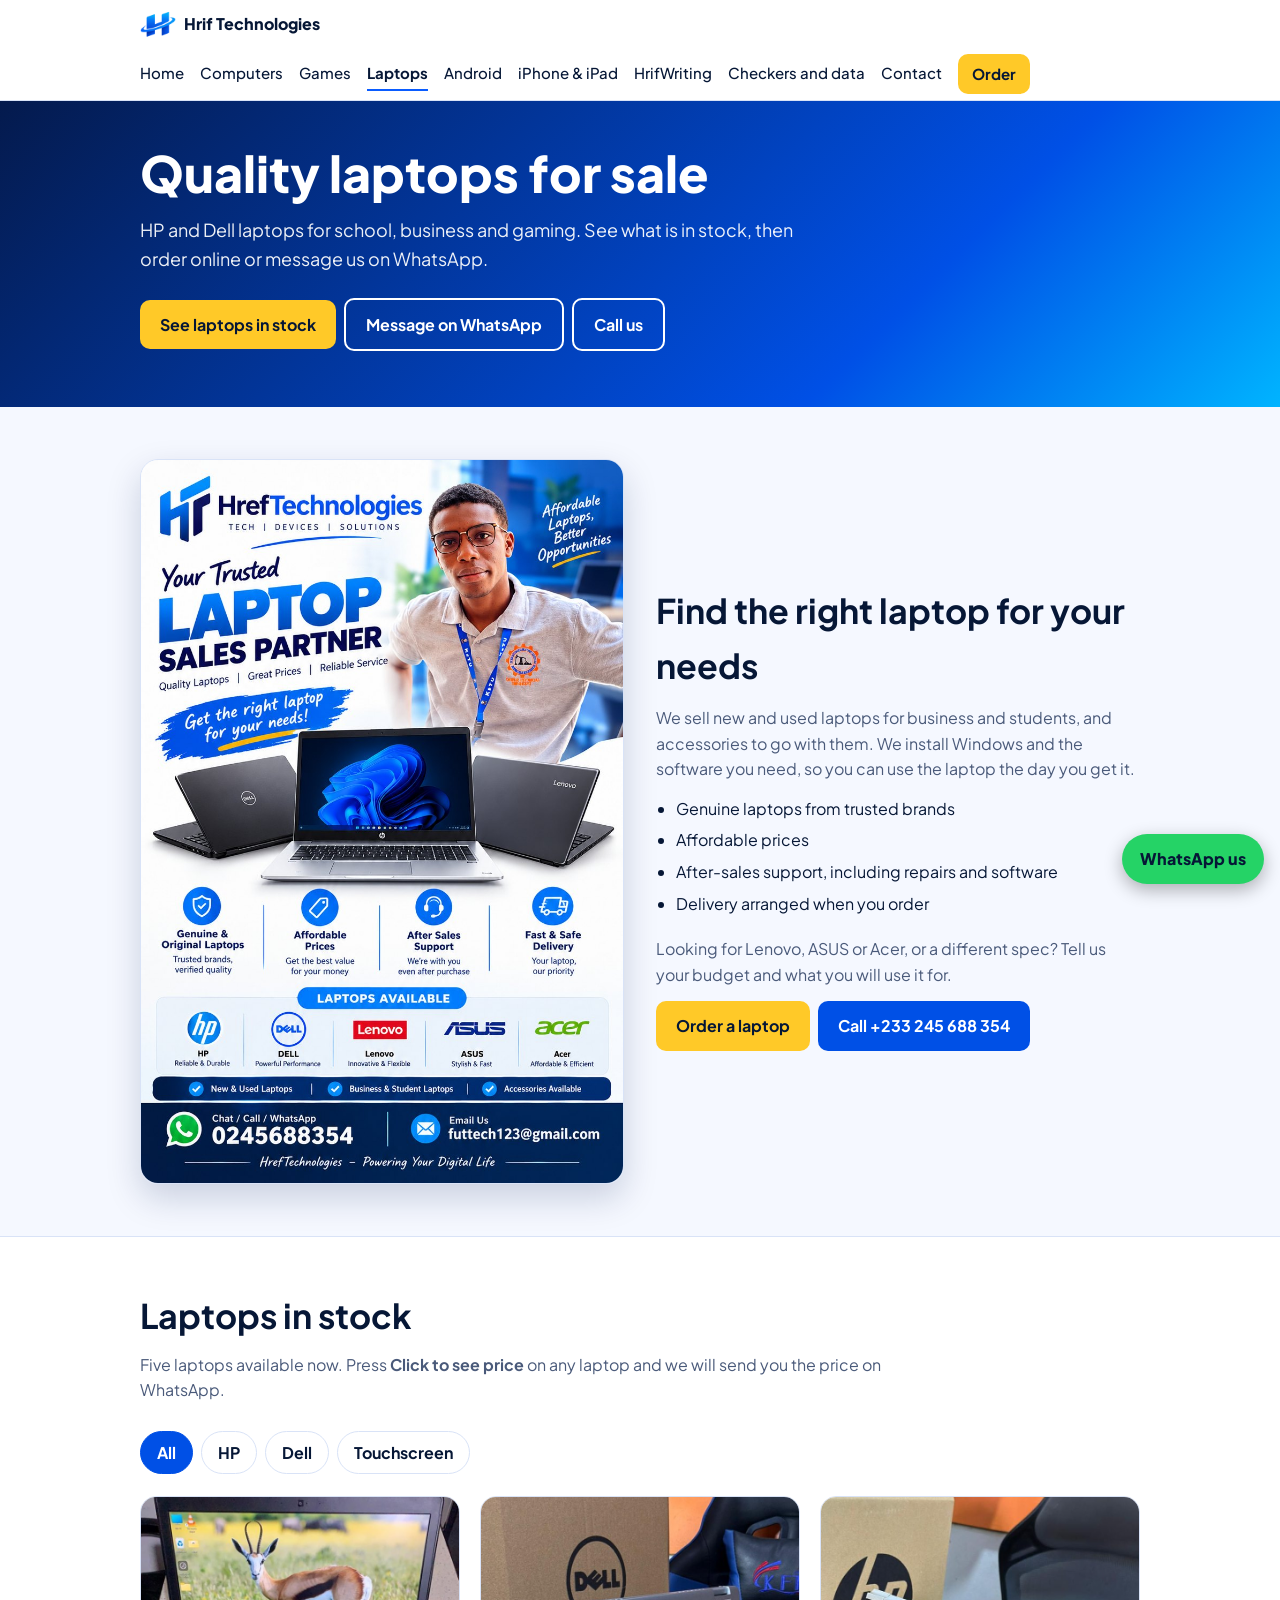
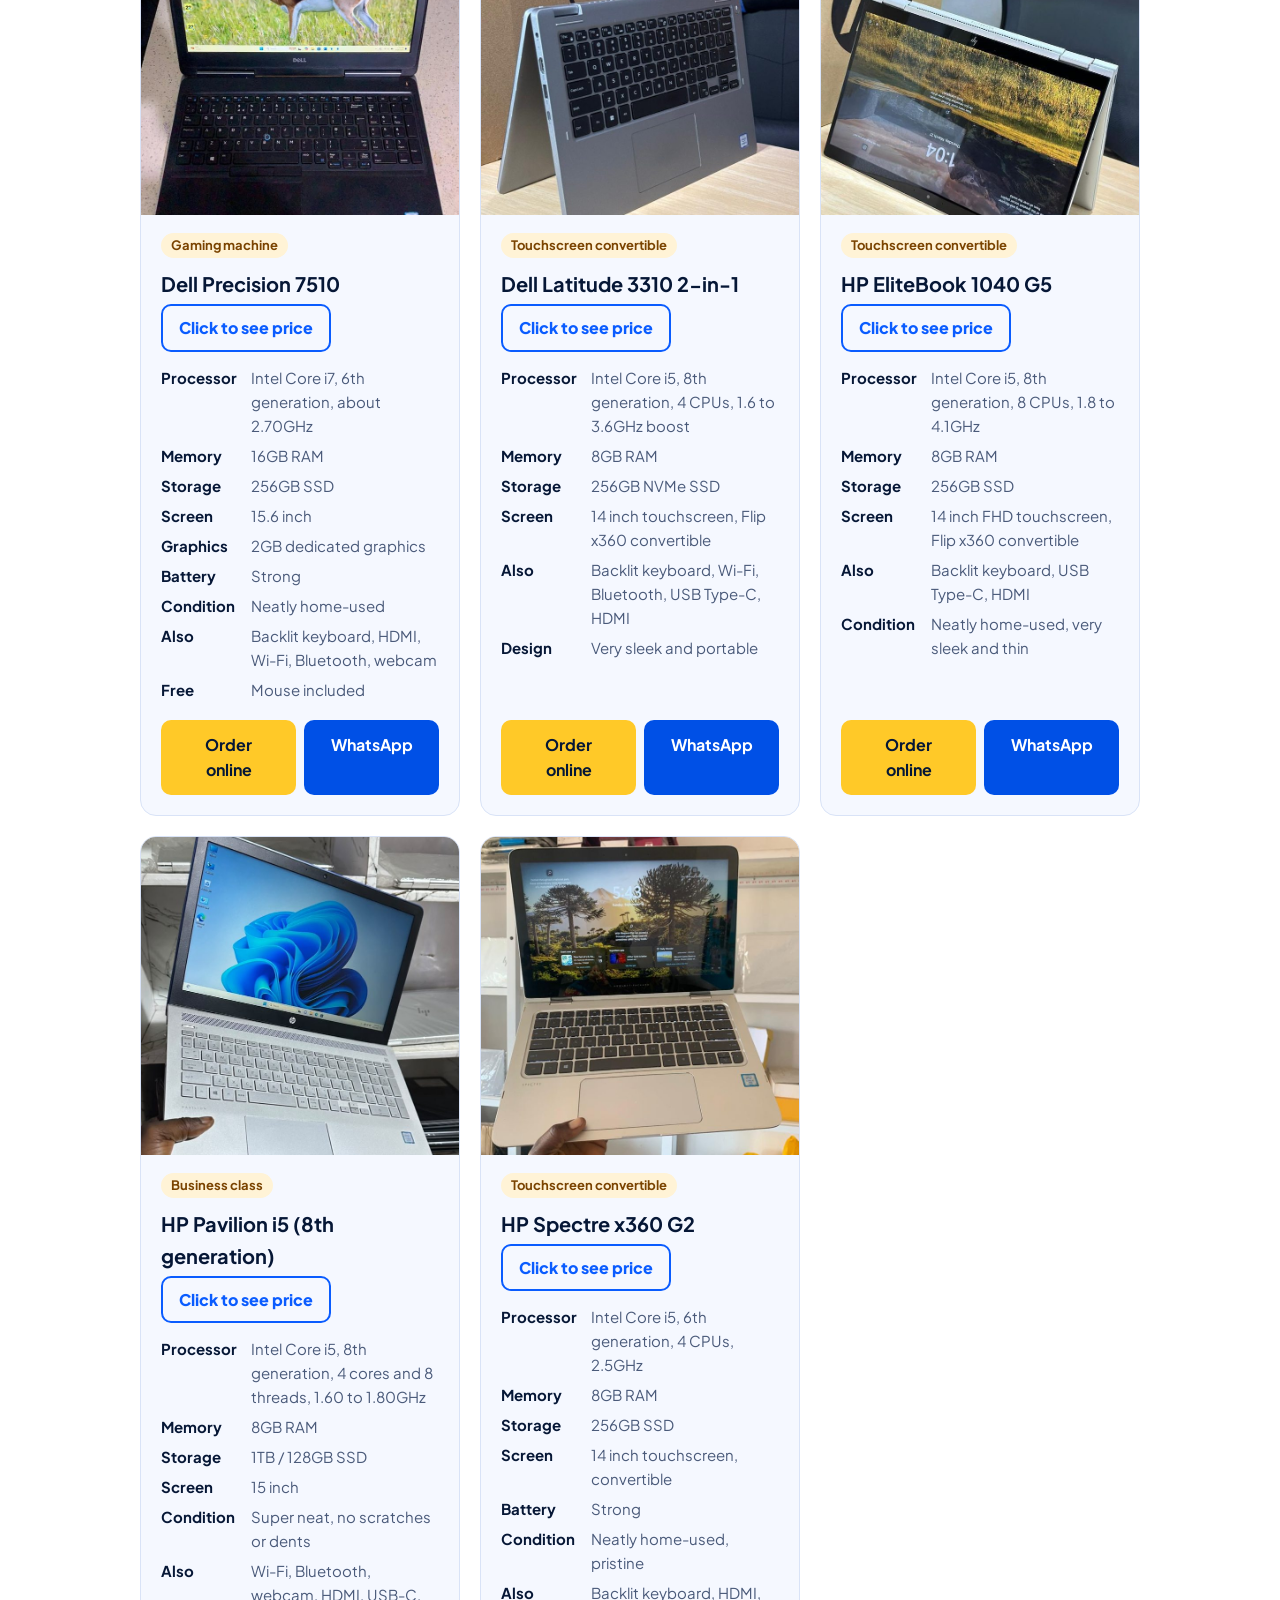
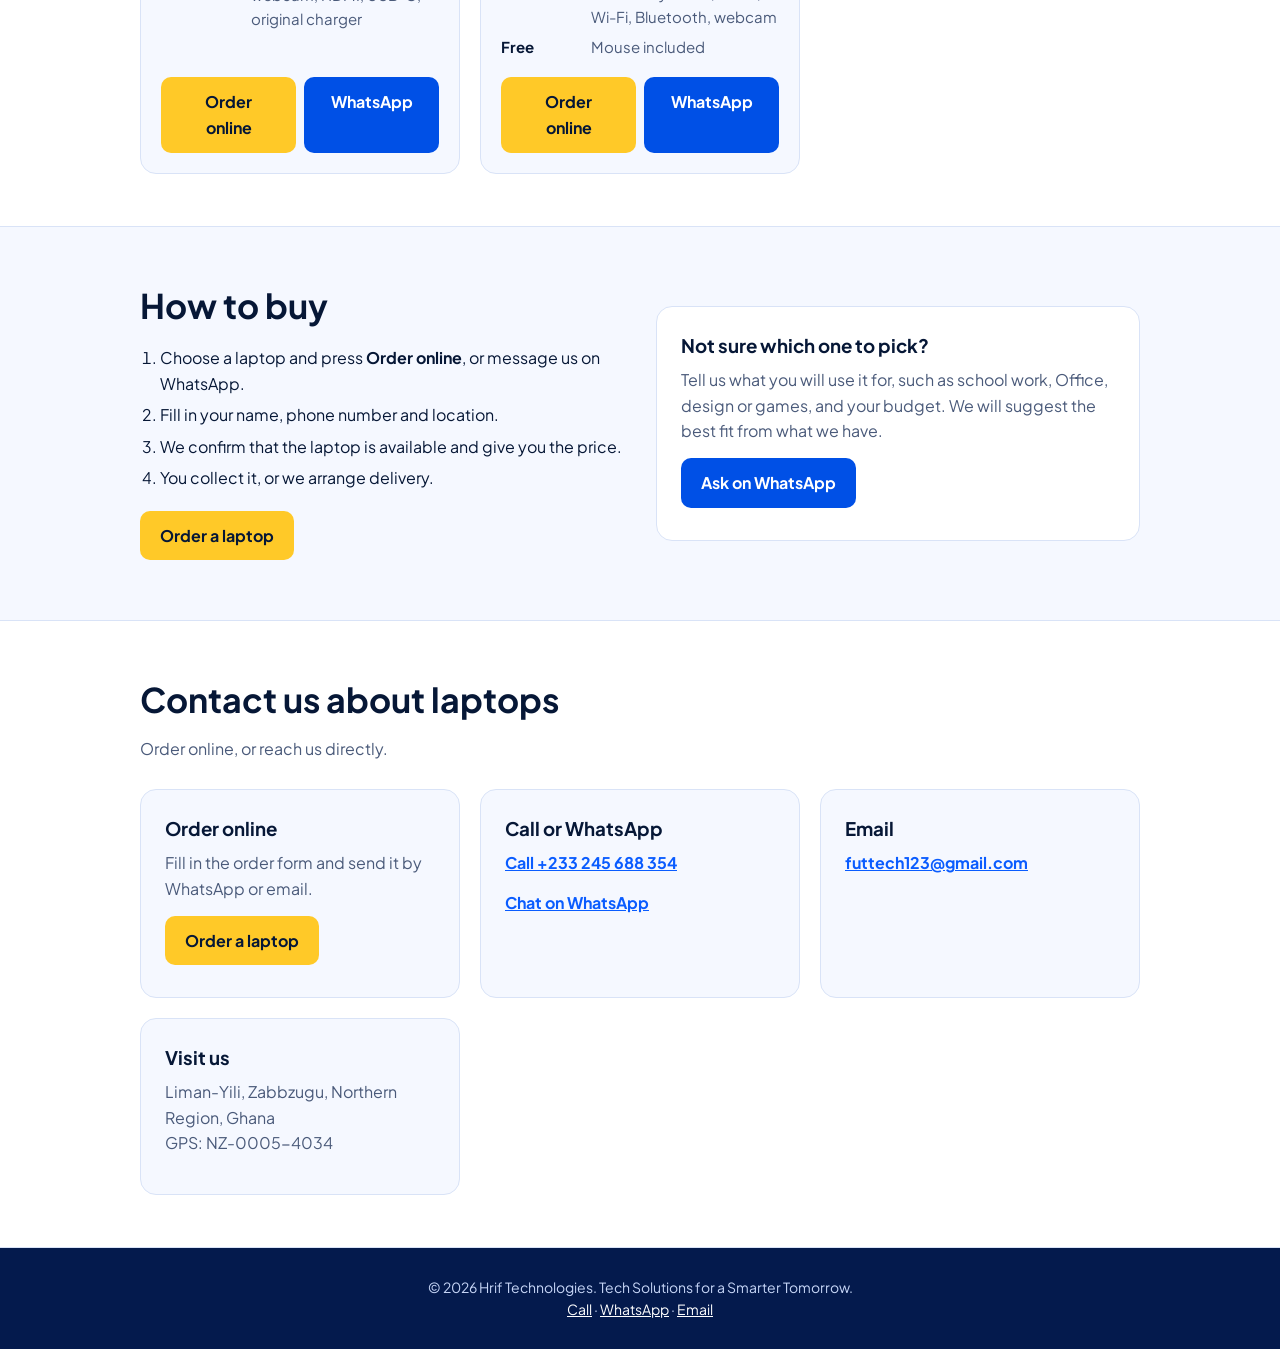
<file: laptops.html>
<!DOCTYPE html><html lang="en"><head><meta charset="utf-8"><meta name="viewport" content="width=device-width, initial-scale=1, viewport-fit=cover"><title>Laptops for sale | HP and Dell | Hrif Technologies</title><meta name="description" content="Buy quality HP and Dell laptops from Hrif Technologies in Ghana: EliteBook, Spectre x360, Pavilion, Latitude and Precision. Order online or on WhatsApp."><link rel="icon" href="logo.png"><link rel="stylesheet" href="https://fonts.googleapis.com/css2?family=Plus+Jakarta+Sans:wght@400;500;700;800&display=swap"><link rel="stylesheet" href="style.css"><script async src="https://www.googletagmanager.com/gtag/js?id=G-FFQ00Y7NKT"></script><script>window.dataLayer=window.dataLayer||[];function gtag(){dataLayer.push(arguments);}gtag("js",new Date());gtag("config","G-FFQ00Y7NKT");</script></head><body><header><div class="w nav"><a class="brand" href="index.html"><img alt="" src="logo.png">Hrif Technologies</a><nav aria-label="Main"><a href="index.html">Home</a><a href="computers.html">Computers</a><a href="games.html">Games</a><a href="laptops.html" aria-current="page">Laptops</a><a href="android.html">Android</a><a href="ios.html">iPhone & iPad</a><a href="hrifwriting.html">HrifWriting</a><a href="index.html#shop">Checkers and data</a><a href="#contact">Contact</a><a class="btn b1" href="order.html?svc=Buy a laptop">Order</a></nav></div></header><main>
<div class="hero slim"><div class="w"><div><h1>Quality laptops for sale</h1><p>HP and Dell laptops for school, business and gaming. See what is in stock, then order online or message us on WhatsApp.</p><a class="btn b1" href="#stock">See laptops in stock</a><a class="btn b2" href="https://wa.me/233245688354?text=Hello%20Hrif%20Technologies%2C%20I%20want%20to%20buy%20a%20laptop." target="_blank" rel="noopener">Message on WhatsApp</a><a class="btn b2" href="tel:+233245688354">Call us</a></div></div></div>

<section class="rep"><div class="w"><div class="split"><img class="flyer" src="laptop-flyer.jpg" width="900" height="1350" alt="Hrif Technologies laptop sales flyer: new and used laptops from HP, Dell, Lenovo, ASUS and Acer, with phone number 0245688354" loading="eager"><div><h2>Find the right laptop for your needs</h2><p>We sell new and used laptops for business and students, and accessories to go with them. We install Windows and the software you need, so you can use the laptop the day you get it.</p><ul class="list"><li>Genuine laptops from trusted brands</li><li>Affordable prices</li><li>After-sales support, including repairs and software</li><li>Delivery arranged when you order</li></ul><p>Looking for Lenovo, ASUS or Acer, or a different spec? Tell us your budget and what you will use it for.</p><a class="btn b1" href="order.html?svc=Buy a laptop">Order a laptop</a><a class="btn b3" href="tel:+233245688354">Call +233 245 688 354</a></div></div></div></section>

<section class="alt" id="stock"><div class="w"><h2>Laptops in stock</h2><p class="sub">Five laptops available now. Press <b>Click to see price</b> on any laptop and we will send you the price on WhatsApp.</p>
<div class="chips" role="group" aria-label="Filter laptops"><button type="button" data-f="all" aria-pressed="true">All</button><button type="button" data-f="hp" aria-pressed="false">HP</button><button type="button" data-f="dell" aria-pressed="false">Dell</button><button type="button" data-f="touch" aria-pressed="false">Touchscreen</button></div>
<div class="laps">
<article class="card lap" data-tags="dell"><img src="laptop-dell-precision-7510.jpg" width="720" height="960" alt="Dell Precision 7510 laptop for sale" loading="lazy"><div class="body"><span class="pill">Gaming machine</span><h3>Dell Precision 7510</h3><a class="price-btn" href="https://wa.me/233245688354?text=Hello%20Hrif%20Technologies%2C%20what%20is%20the%20price%20of%20the%20Dell%20Precision%207510%3F" target="_blank" rel="noopener" aria-label="Click to see price of the Dell Precision 7510 on WhatsApp">Click to see price</a><dl class="spec"><dt>Processor</dt><dd>Intel Core i7, 6th generation, about 2.70GHz</dd><dt>Memory</dt><dd>16GB RAM</dd><dt>Storage</dt><dd>256GB SSD</dd><dt>Screen</dt><dd>15.6 inch</dd><dt>Graphics</dt><dd>2GB dedicated graphics</dd><dt>Battery</dt><dd>Strong</dd><dt>Condition</dt><dd>Neatly home-used</dd><dt>Also</dt><dd>Backlit keyboard, HDMI, Wi-Fi, Bluetooth, webcam</dd><dt>Free</dt><dd>Mouse included</dd></dl><div class="acts"><a class="btn b1" href="order.html?svc=Buy%20a%20laptop&amp;pc=Dell%20Precision%207510">Order online</a><a class="btn b3" href="https://wa.me/233245688354?text=Hello%20Hrif%20Technologies%2C%20I%20want%20to%20buy%20the%20Dell%20Precision%207510.%20Is%20it%20still%20available%3F" target="_blank" rel="noopener">WhatsApp</a></div></div></article>
<article class="card lap" data-tags="dell touch"><img src="laptop-dell-latitude-3310.jpg" width="720" height="960" alt="Dell Latitude 3310 2-in-1 laptop for sale" loading="lazy"><div class="body"><span class="pill">Touchscreen convertible</span><h3>Dell Latitude 3310 2-in-1</h3><a class="price-btn" href="https://wa.me/233245688354?text=Hello%20Hrif%20Technologies%2C%20what%20is%20the%20price%20of%20the%20Dell%20Latitude%203310%202-in-1%3F" target="_blank" rel="noopener" aria-label="Click to see price of the Dell Latitude 3310 2-in-1 on WhatsApp">Click to see price</a><dl class="spec"><dt>Processor</dt><dd>Intel Core i5, 8th generation, 4 CPUs, 1.6 to 3.6GHz boost</dd><dt>Memory</dt><dd>8GB RAM</dd><dt>Storage</dt><dd>256GB NVMe SSD</dd><dt>Screen</dt><dd>14 inch touchscreen, Flip x360 convertible</dd><dt>Also</dt><dd>Backlit keyboard, Wi-Fi, Bluetooth, USB Type-C, HDMI</dd><dt>Design</dt><dd>Very sleek and portable</dd></dl><div class="acts"><a class="btn b1" href="order.html?svc=Buy%20a%20laptop&amp;pc=Dell%20Latitude%203310%202-in-1">Order online</a><a class="btn b3" href="https://wa.me/233245688354?text=Hello%20Hrif%20Technologies%2C%20I%20want%20to%20buy%20the%20Dell%20Latitude%203310%202-in-1.%20Is%20it%20still%20available%3F" target="_blank" rel="noopener">WhatsApp</a></div></div></article>
<article class="card lap" data-tags="hp touch"><img src="laptop-hp-elitebook-1040-g5.jpg" width="720" height="960" alt="HP EliteBook 1040 G5 laptop for sale" loading="lazy"><div class="body"><span class="pill">Touchscreen convertible</span><h3>HP EliteBook 1040 G5</h3><a class="price-btn" href="https://wa.me/233245688354?text=Hello%20Hrif%20Technologies%2C%20what%20is%20the%20price%20of%20the%20HP%20EliteBook%201040%20G5%3F" target="_blank" rel="noopener" aria-label="Click to see price of the HP EliteBook 1040 G5 on WhatsApp">Click to see price</a><dl class="spec"><dt>Processor</dt><dd>Intel Core i5, 8th generation, 8 CPUs, 1.8 to 4.1GHz</dd><dt>Memory</dt><dd>8GB RAM</dd><dt>Storage</dt><dd>256GB SSD</dd><dt>Screen</dt><dd>14 inch FHD touchscreen, Flip x360 convertible</dd><dt>Also</dt><dd>Backlit keyboard, USB Type-C, HDMI</dd><dt>Condition</dt><dd>Neatly home-used, very sleek and thin</dd></dl><div class="acts"><a class="btn b1" href="order.html?svc=Buy%20a%20laptop&amp;pc=HP%20EliteBook%201040%20G5">Order online</a><a class="btn b3" href="https://wa.me/233245688354?text=Hello%20Hrif%20Technologies%2C%20I%20want%20to%20buy%20the%20HP%20EliteBook%201040%20G5.%20Is%20it%20still%20available%3F" target="_blank" rel="noopener">WhatsApp</a></div></div></article>
<article class="card lap" data-tags="hp"><img src="laptop-hp-pavilion-i5.jpg" width="720" height="960" alt="HP Pavilion i5 (8th generation) laptop for sale" loading="lazy"><div class="body"><span class="pill">Business class</span><h3>HP Pavilion i5 (8th generation)</h3><a class="price-btn" href="https://wa.me/233245688354?text=Hello%20Hrif%20Technologies%2C%20what%20is%20the%20price%20of%20the%20HP%20Pavilion%20i5%20%288th%20generation%29%3F" target="_blank" rel="noopener" aria-label="Click to see price of the HP Pavilion i5 (8th generation) on WhatsApp">Click to see price</a><dl class="spec"><dt>Processor</dt><dd>Intel Core i5, 8th generation, 4 cores and 8 threads, 1.60 to 1.80GHz</dd><dt>Memory</dt><dd>8GB RAM</dd><dt>Storage</dt><dd>1TB / 128GB SSD</dd><dt>Screen</dt><dd>15 inch</dd><dt>Condition</dt><dd>Super neat, no scratches or dents</dd><dt>Also</dt><dd>Wi-Fi, Bluetooth, webcam, HDMI, USB-C, original charger</dd></dl><div class="acts"><a class="btn b1" href="order.html?svc=Buy%20a%20laptop&amp;pc=HP%20Pavilion%20i5%20%288th%20generation%29">Order online</a><a class="btn b3" href="https://wa.me/233245688354?text=Hello%20Hrif%20Technologies%2C%20I%20want%20to%20buy%20the%20HP%20Pavilion%20i5%20%288th%20generation%29.%20Is%20it%20still%20available%3F" target="_blank" rel="noopener">WhatsApp</a></div></div></article>
<article class="card lap" data-tags="hp touch"><img src="laptop-hp-spectre-x360-g2.jpg" width="720" height="960" alt="HP Spectre x360 G2 laptop for sale" loading="lazy"><div class="body"><span class="pill">Touchscreen convertible</span><h3>HP Spectre x360 G2</h3><a class="price-btn" href="https://wa.me/233245688354?text=Hello%20Hrif%20Technologies%2C%20what%20is%20the%20price%20of%20the%20HP%20Spectre%20x360%20G2%3F" target="_blank" rel="noopener" aria-label="Click to see price of the HP Spectre x360 G2 on WhatsApp">Click to see price</a><dl class="spec"><dt>Processor</dt><dd>Intel Core i5, 6th generation, 4 CPUs, 2.5GHz</dd><dt>Memory</dt><dd>8GB RAM</dd><dt>Storage</dt><dd>256GB SSD</dd><dt>Screen</dt><dd>14 inch touchscreen, convertible</dd><dt>Battery</dt><dd>Strong</dd><dt>Condition</dt><dd>Neatly home-used, pristine</dd><dt>Also</dt><dd>Backlit keyboard, HDMI, Wi-Fi, Bluetooth, webcam</dd><dt>Free</dt><dd>Mouse included</dd></dl><div class="acts"><a class="btn b1" href="order.html?svc=Buy%20a%20laptop&amp;pc=HP%20Spectre%20x360%20G2">Order online</a><a class="btn b3" href="https://wa.me/233245688354?text=Hello%20Hrif%20Technologies%2C%20I%20want%20to%20buy%20the%20HP%20Spectre%20x360%20G2.%20Is%20it%20still%20available%3F" target="_blank" rel="noopener">WhatsApp</a></div></div></article>
</div></div></section>

<section><div class="w"><div class="split"><div><h2>How to buy</h2><ol class="list"><li>Choose a laptop and press <b>Order online</b>, or message us on WhatsApp.</li><li>Fill in your name, phone number and location.</li><li>We confirm that the laptop is available and give you the price.</li><li>You collect it, or we arrange delivery.</li></ol><a class="btn b1" href="order.html?svc=Buy a laptop">Order a laptop</a></div><div class="card"><h3>Not sure which one to pick?</h3><p>Tell us what you will use it for, such as school work, Office, design or games, and your budget. We will suggest the best fit from what we have.</p><a class="btn b3" href="https://wa.me/233245688354?text=Hello%20Hrif%20Technologies%2C%20please%20help%20me%20choose%20a%20laptop." target="_blank" rel="noopener">Ask on WhatsApp</a></div></div></div></section>

<section id="contact" class="alt"><div class="w"><h2>Contact us about laptops</h2><p class="sub">Order online, or reach us directly.</p>
<div class="ct"><div class="card"><h3>Order online</h3><p>Fill in the order form and send it by WhatsApp or email.</p><a class="btn b1" href="order.html?svc=Buy a laptop">Order a laptop</a></div><div class="card"><h3>Call or WhatsApp</h3><p><a href="tel:+233245688354">Call +233 245 688 354</a></p><p><a href="https://wa.me/233245688354" target="_blank" rel="noopener">Chat on WhatsApp</a></p></div><div class="card"><h3>Email</h3><a href="mailto:futtech123@gmail.com?subject=Laptop%20order">futtech123@gmail.com</a></div><div class="card"><h3>Visit us</h3><p>Liman-Yili, Zabbzugu, Northern Region, Ghana<br>GPS: NZ-0005-4034</p></div></div></div></section></main>
<footer><div class="w">&copy; <span class="yr">2026</span> Hrif Technologies. Tech Solutions for a Smarter Tomorrow.<br><a href="tel:+233245688354">Call</a> &middot; <a href="https://wa.me/233245688354" target="_blank" rel="noopener">WhatsApp</a> &middot; <a href="mailto:futtech123@gmail.com">Email</a></div></footer><a class="wa" href="https://wa.me/233245688354" target="_blank" rel="noopener" aria-label="Chat with Hrif Technologies on WhatsApp">WhatsApp us</a><script src="app.js"></script></body></html>
</file>
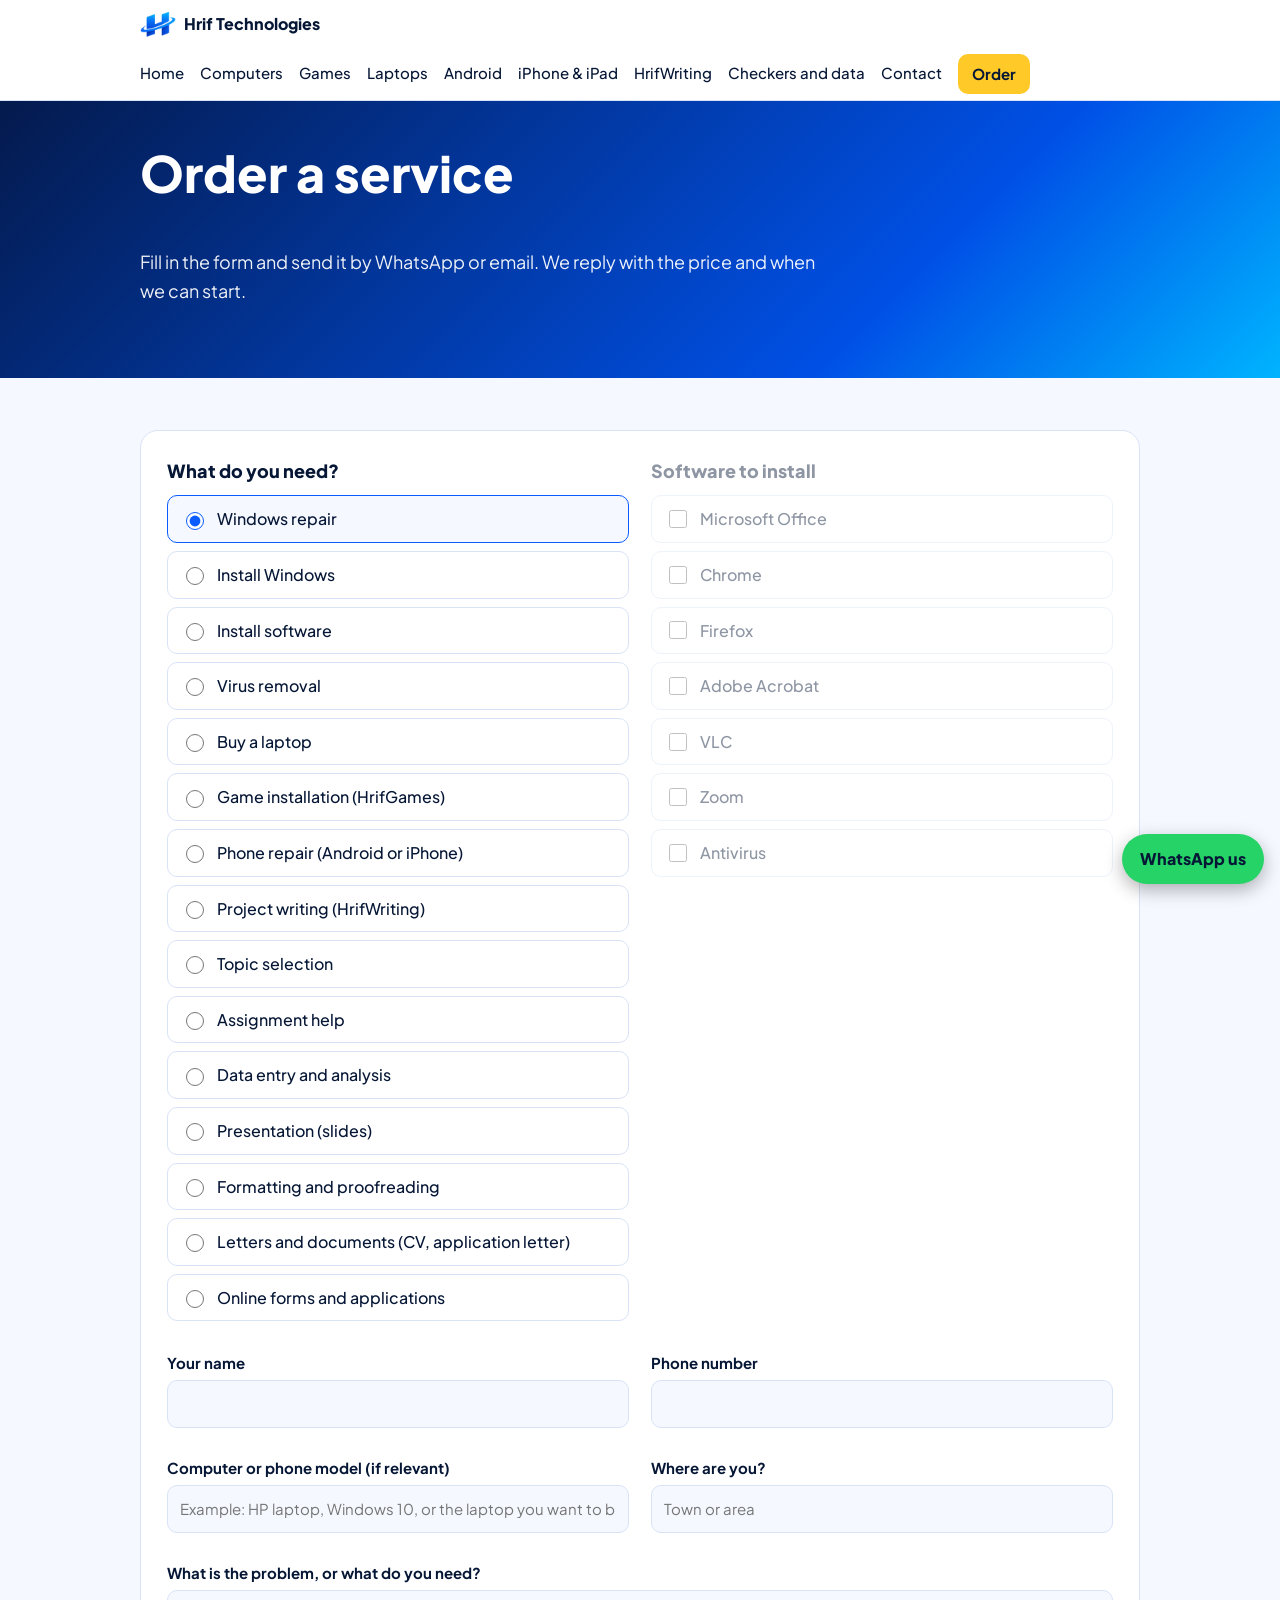
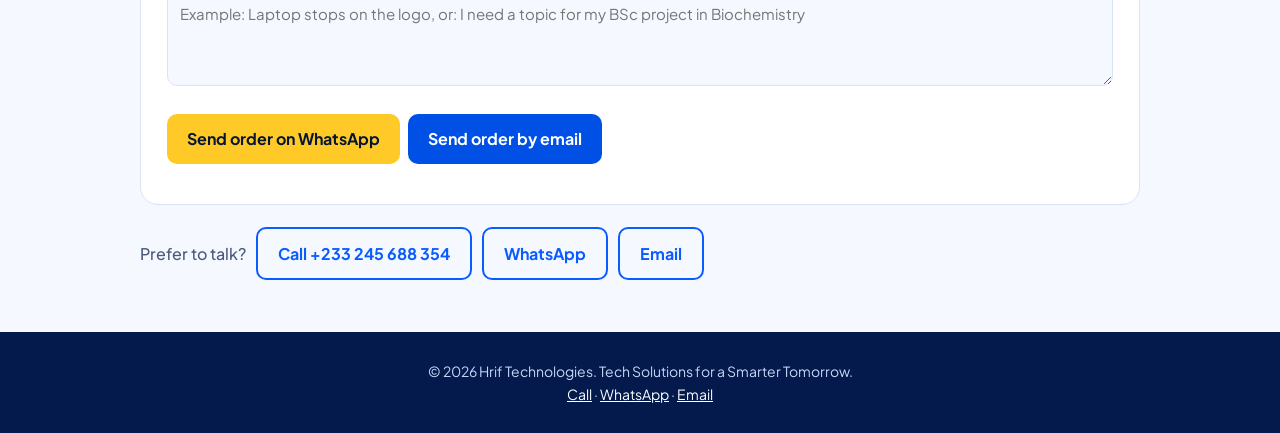
<file: order.html>
<!DOCTYPE html><html lang="en"><head><meta charset="utf-8"><meta name="viewport" content="width=device-width, initial-scale=1, viewport-fit=cover"><title>Order a service | Hrif Technologies</title><meta name="description" content="Order Windows repair, Windows installation, software installation, game installation, laptop purchase, virus removal or phone repair from Hrif Technologies."><link rel="icon" href="logo.png"><link rel="stylesheet" href="https://fonts.googleapis.com/css2?family=Plus+Jakarta+Sans:wght@400;500;700;800&display=swap"><link rel="stylesheet" href="style.css"><script async src="https://www.googletagmanager.com/gtag/js?id=G-FFQ00Y7NKT"></script><script>window.dataLayer=window.dataLayer||[];function gtag(){dataLayer.push(arguments);}gtag("js",new Date());gtag("config","G-FFQ00Y7NKT");</script></head><body><header><div class="w nav"><a class="brand" href="index.html"><img alt="" src="logo.png">Hrif Technologies</a><nav aria-label="Main"><a href="index.html">Home</a><a href="computers.html">Computers</a><a href="games.html">Games</a><a href="laptops.html">Laptops</a><a href="android.html">Android</a><a href="ios.html">iPhone & iPad</a><a href="hrifwriting.html">HrifWriting</a><a href="index.html#shop">Checkers and data</a><a href="index.html#contact">Contact</a><a class="btn b1" href="order.html" aria-current="page">Order</a></nav></div></header><main><div class="hero slim"><div class="w"><h1>Order a service</h1><p>Fill in the form and send it by WhatsApp or email. We reply with the price and when we can start.</p></div></div>
<section><div class="w">
<form class="ticket" id="f" novalidate>
<fieldset><legend>What do you need?</legend>
<label class="opt"><input type="radio" name="svc" value="Windows repair" checked> Windows repair</label>
<label class="opt"><input type="radio" name="svc" value="Install Windows (operating system)"> Install Windows</label>
<label class="opt"><input type="radio" name="svc" value="Software installation"> Install software</label>
<label class="opt"><input type="radio" name="svc" value="Virus and malware removal"> Virus removal</label>
<label class="opt"><input type="radio" name="svc" value="Buy a laptop"> Buy a laptop</label>
<label class="opt"><input type="radio" name="svc" value="Game installation (HrifGames)"> Game installation (HrifGames)</label>
<label class="opt"><input type="radio" name="svc" value="Phone repair (Android or iPhone)"> Phone repair (Android or iPhone)</label>
<label class="opt"><input type="radio" name="svc" value="Project writing (HrifWriting)"> Project writing (HrifWriting)</label>
<label class="opt"><input type="radio" name="svc" value="Topic selection"> Topic selection</label>
<label class="opt"><input type="radio" name="svc" value="Assignment help"> Assignment help</label>
<label class="opt"><input type="radio" name="svc" value="Data entry, spreadsheets and analysis"> Data entry and analysis</label>
<label class="opt"><input type="radio" name="svc" value="Presentation (slides)"> Presentation (slides)</label>
<label class="opt"><input type="radio" name="svc" value="Formatting, referencing and proofreading"> Formatting and proofreading</label>
<label class="opt"><input type="radio" name="svc" value="Letters and documents"> Letters and documents (CV, application letter)</label>
<label class="opt"><input type="radio" name="svc" value="Help with online forms and applications"> Online forms and applications</label></fieldset>
<fieldset id="softs"><legend>Software to install</legend>
<label class="opt"><input type="checkbox" name="sw" value="Microsoft Office"> Microsoft Office</label>
<label class="opt"><input type="checkbox" name="sw" value="Chrome"> Chrome</label>
<label class="opt"><input type="checkbox" name="sw" value="Firefox"> Firefox</label>
<label class="opt"><input type="checkbox" name="sw" value="Adobe Acrobat"> Adobe Acrobat</label>
<label class="opt"><input type="checkbox" name="sw" value="VLC"> VLC</label>
<label class="opt"><input type="checkbox" name="sw" value="Zoom"> Zoom</label>
<label class="opt"><input type="checkbox" name="sw" value="Antivirus"> Antivirus</label></fieldset>
<label class="f">Your name<input name="name" autocomplete="name" required></label>
<label class="f">Phone number<input name="phone" type="tel" autocomplete="tel" required></label>
<label class="f">Computer or phone model (if relevant)<input name="pc" placeholder="Example: HP laptop, Windows 10, or the laptop you want to buy"></label>
<label class="f">Where are you?<input name="loc" placeholder="Town or area"></label>
<label class="f full">What is the problem, or what do you need?<textarea name="issue" rows="3" placeholder="Example: Laptop stops on the logo, or: I need a topic for my BSc project in Biochemistry"></textarea></label>
<div class="full"><button class="btn b1" type="submit">Send order on WhatsApp</button><button class="btn b3" type="button" id="em">Send order by email</button><p id="msg" role="status"></p></div>
</form>
<div class="quick"><span>Prefer to talk?</span><a class="btn" href="tel:+233245688354">Call +233 245 688 354</a><a class="btn" href="https://wa.me/233245688354" target="_blank" rel="noopener">WhatsApp</a><a class="btn" href="mailto:futtech123@gmail.com">Email</a></div>
</div></section></main><footer><div class="w">&copy; <span class="yr">2026</span> Hrif Technologies. Tech Solutions for a Smarter Tomorrow.<br><a href="tel:+233245688354">Call</a> &middot; <a href="https://wa.me/233245688354" target="_blank" rel="noopener">WhatsApp</a> &middot; <a href="mailto:futtech123@gmail.com">Email</a></div></footer><a class="wa" href="https://wa.me/233245688354" target="_blank" rel="noopener" aria-label="Chat with Hrif Technologies on WhatsApp">WhatsApp us</a><script src="app.js"></script></body></html>
</file>
<file: style.css>
:root{--bg:#f5f8ff;--sf:#fff;--tx:#061736;--mu:#4a5a7a;--bd:#d9e3f7;--b2:#0050e6;--ac:#0a5cff;--ye:#ffc928;box-sizing:border-box;padding-top:env(safe-area-inset-top,0px);padding-bottom:env(safe-area-inset-bottom,0px)}
@media(prefers-color-scheme:dark){:root:not([data-theme="light"]){--bg:#050d20;--sf:#0b1a38;--tx:#eaf1ff;--mu:#9fb2d6;--bd:#1b2f5c;--ac:#4d9bff}}
:root[data-theme="dark"]{--bg:#050d20;--sf:#0b1a38;--tx:#eaf1ff;--mu:#9fb2d6;--bd:#1b2f5c;--ac:#4d9bff}
*,*::before,*::after{box-sizing:border-box}html{scroll-behavior:smooth;scroll-padding-top:calc(env(safe-area-inset-top,0px) + 70px)}
body{margin:0;background:var(--bg);color:var(--tx);font:16px/1.6 "Plus Jakarta Sans",system-ui,-apple-system,"Segoe UI",Roboto,sans-serif}
a{color:var(--ac)}:focus-visible{outline:3px solid var(--ye);outline-offset:2px}
img{max-width:100%;height:auto}
.w{max-width:1040px;margin:0 auto;padding:0 20px}
header{position:sticky;top:env(safe-area-inset-top,0px);z-index:9;background:var(--sf);border-bottom:1px solid var(--bd)}
.nav{display:flex;align-items:center;gap:12px;min-height:60px;flex-wrap:wrap;padding-block:6px}
.brand{display:flex;align-items:center;gap:8px;font-weight:800;text-decoration:none;color:var(--tx);margin-right:auto}.brand img{width:36px;height:36px}
nav{display:flex;align-items:center;flex-wrap:wrap;gap:4px 16px}
nav a{text-decoration:none;color:var(--tx);font-weight:500;font-size:15px;padding:4px 0;border-bottom:2px solid transparent}
nav a:hover{color:var(--ac)}nav a[aria-current="page"]{border-bottom-color:var(--ac);font-weight:700}
nav a.btn{border:0;margin:0;padding:8px 14px;font-size:15px}
.hero{background:linear-gradient(135deg,#041a4d,#0050e6 70%,#00b4ff);color:#fff;padding:56px 0 64px}
.hero .w{display:grid;grid-template-columns:1.3fr 1fr;gap:32px;align-items:center}
.hero.slim{padding:44px 0 48px}.hero.slim .w{grid-template-columns:1fr}
@media(max-width:800px){.hero .w{grid-template-columns:1fr}}
h1{font-size:clamp(30px,5.4vw,50px);line-height:1.1;margin:0 0 16px;font-weight:800}
.hero p{font-size:18px;max-width:54ch;opacity:.93;margin:0 0 24px}
.btn{display:inline-block;padding:12px 20px;border-radius:10px;font-weight:700;text-decoration:none;margin:0 8px 8px 0}
.b1{background:var(--ye);color:#061736}.b2{border:2px solid #fff;color:#fff}.b3{background:var(--b2);color:#fff}
section{padding:52px 0}h2{font-size:clamp(24px,4vw,34px);margin:0 0 8px}.sub{color:var(--mu);margin:0 0 28px;max-width:62ch}
.svc{display:grid;grid-template-columns:repeat(auto-fit,minmax(260px,1fr));gap:20px}
.card{background:var(--sf);border:1px solid var(--bd);border-radius:16px;padding:24px}
.card h3{margin:0 0 6px}.card p{margin:0 0 14px;color:var(--mu)}
.rep .card{display:flex;flex-direction:column}.rep .card .btn{margin-top:auto;text-align:center;margin-right:0}
.rep .big{border:2px solid var(--ac)}.card ul{margin:0 0 16px;padding-left:18px;color:var(--mu);font-size:15px}
.pill{align-self:flex-start;background:#fff3d6;color:#7a4300;font-weight:700;font-size:13px;padding:2px 10px;border-radius:99px;margin-bottom:10px}
.split{display:grid;grid-template-columns:1fr 1fr;gap:32px;align-items:center}
@media(max-width:800px){.split{grid-template-columns:1fr}}
.flyer{border-radius:18px;border:1px solid var(--bd);box-shadow:0 14px 34px rgba(4,26,77,.18);display:block;width:100%}
.split h2{margin-bottom:12px}.split p{color:var(--mu);margin:0 0 14px}
.list{margin:0 0 20px;padding-left:20px}.list li{margin-bottom:6px}
.code{display:inline-block;background:var(--bg);border:2px dashed var(--ac);border-radius:10px;padding:6px 12px;font-weight:800;font-size:20px;margin:0 6px 10px 0}
.tools{display:flex;flex-wrap:wrap;gap:12px;align-items:center;margin-bottom:20px}
.search{flex:1 1 240px;max-width:380px;padding:10px 14px;border:1.5px solid var(--bd);border-radius:10px;background:var(--sf);color:var(--tx);font:inherit}
.count{color:var(--mu);font-size:14px}
.g{position:relative;background:var(--sf);border:1px solid var(--bd);border-radius:14px;margin-bottom:12px}
.g summary{list-style:none;cursor:pointer;padding:16px 48px 16px 20px;display:grid;gap:4px}.g summary::-webkit-details-marker{display:none}
.g summary em{font-style:normal;color:var(--mu);font-size:15px}.g[open]{border-color:var(--ac)}
.g summary strong{font-size:18px}.g summary::after{content:"+";position:absolute;right:20px;top:14px;font-size:24px;color:var(--ac)}.g[open] summary::after{content:"\2212"}
.g ol{margin:0;padding:4px 24px 20px 44px}.g li{margin-bottom:10px}.g code{background:var(--bg);padding:1px 6px;border-radius:5px;font-size:14px}
.g .note{margin:0 24px 18px;padding:10px 14px;border-left:4px solid var(--ye);background:var(--bg);color:var(--mu);font-size:15px;border-radius:0 8px 8px 0}
.alt{background:var(--sf);border-block:1px solid var(--bd)}.alt .g{background:var(--bg)}.alt .card{background:var(--bg)}
.empty{color:var(--mu)}
.ct{display:grid;grid-template-columns:repeat(auto-fit,minmax(240px,1fr));gap:20px}.ct .card a{font-weight:700;word-break:break-word}
.paths{display:grid;grid-template-columns:repeat(auto-fit,minmax(220px,1fr));gap:20px}
.paths .card{text-decoration:none;color:var(--tx);display:block}.paths .card:hover{border-color:var(--ac)}.paths .card span{color:var(--ac);font-weight:700}
footer{background:#041a4d;color:#c7d6f7;padding:28px 0;text-align:center;font-size:14px}footer a{color:#fff}
.hero .screen{background:#0b3a9e;color:#fff;border-radius:16px;padding:26px 24px;min-height:290px;position:relative;box-shadow:0 18px 40px rgba(0,0,0,.3)}
.screen .face{font-size:54px;font-weight:800;line-height:1}.screen p{color:#dbe7ff;font-size:15px;margin:10px 0;opacity:1}
.screen code{display:block;font:500 13px ui-monospace,Consolas,monospace;color:#a9c4ff;margin-top:12px}
.fixed{position:absolute;inset:0;border-radius:16px;background:#0f8a4f;color:#fff;padding:26px 24px;display:flex;flex-direction:column;justify-content:center;animation:fix 6s ease-in-out infinite}
.fixed b{font-size:32px;font-weight:800}
@keyframes fix{0%,45%{opacity:0}55%,90%{opacity:1}100%{opacity:0}}
@media(prefers-reduced-motion:reduce){.fixed{animation:none;opacity:0}}
.ticket{background:var(--sf);color:var(--tx);border:1px solid var(--bd);border-radius:18px;padding:26px;display:grid;grid-template-columns:1fr 1fr;gap:22px}
.ticket fieldset{border:0;padding:0;margin:0}.ticket legend{font-weight:800;font-size:18px;margin-bottom:10px;padding:0}
.opt{display:flex;gap:10px;align-items:center;padding:10px 13px;border:1.5px solid var(--bd);border-radius:10px;margin-bottom:8px;cursor:pointer;font-weight:500}
.opt:has(input:checked){border-color:var(--ac);background:var(--bg)}.opt input{accent-color:var(--ac);width:18px;height:18px}
label.f{display:block;font-weight:700;font-size:15px;margin-bottom:6px}
.f input,.f textarea{display:block;width:100%;margin-top:5px;padding:11px 12px;border:1.5px solid var(--bd);border-radius:10px;background:var(--bg);color:var(--tx);font:inherit;font-weight:400}
.full{grid-column:1/-1}.ticket .btn{border:0;cursor:pointer;font:inherit;font-weight:700;margin:0 8px 8px 0}
.quick{margin-top:22px;display:flex;flex-wrap:wrap;gap:10px;align-items:center}.quick span{color:var(--mu);font-weight:500}
.quick .btn{margin:0;background:transparent;border:2px solid var(--ac);color:var(--ac)}
#msg{margin:6px 0 0;font-size:14px;color:var(--mu)}
.wa{position:fixed;right:16px;bottom:calc(16px + env(safe-area-inset-bottom,0px));z-index:8;background:#25d366;color:#061736;font-weight:800;padding:12px 18px;border-radius:99px;text-decoration:none;box-shadow:0 6px 18px rgba(0,0,0,.3)}
@media(max-width:700px){.ticket{grid-template-columns:1fr}}

.shot{margin:4px 24px 18px;padding:0}.shot svg{display:block;width:100%;height:auto;max-width:640px;border-radius:10px}
.shot figcaption{color:var(--mu);font-size:14px;margin-top:6px}

.hero.game{background:linear-gradient(135deg,#02103a,#1b3fd6 55%,#6a3cff)}
.shot img{display:block;width:100%;height:auto;max-width:360px;border-radius:10px;border:1px solid var(--bd)}
.g .lead{margin:0;padding:4px 24px 14px;color:var(--mu)}

.laps{display:grid;grid-template-columns:repeat(auto-fit,minmax(290px,1fr));gap:20px}
.card.lap{padding:0;overflow:hidden;display:flex;flex-direction:column}.lap[hidden]{display:none}
.lap img{display:block;width:100%;aspect-ratio:1/1;object-fit:cover;object-position:center 35%;background:var(--bg)}
.lap .body{padding:18px 20px 20px;display:flex;flex-direction:column;flex:1}.lap .pill{align-self:flex-start}
.lap h3{font-size:20px;margin:0 0 4px}.lap .price{font-size:24px;font-weight:800;color:var(--tx);margin:0 0 12px}.lap .price.ask{font-size:16px;font-weight:700;color:var(--mu)}
.spec{display:grid;grid-template-columns:auto 1fr;gap:6px 14px;margin:0 0 18px;font-size:15px}.spec dt{font-weight:700}.spec dd{margin:0;color:var(--mu)}
.lap .acts{margin-top:auto;display:flex;flex-wrap:wrap;gap:8px}.lap .acts .btn{margin:0;flex:1 1 120px;text-align:center}
.chips{display:flex;flex-wrap:wrap;gap:8px;margin-bottom:22px}
.chips button{font:inherit;font-weight:700;padding:8px 16px;border-radius:99px;border:1.5px solid var(--bd);background:var(--sf);color:var(--tx);cursor:pointer}
.chips button[aria-pressed="true"]{background:var(--b2);border-color:var(--b2);color:#fff}
.list.tick{list-style:none;padding-left:0}.list.tick li{padding-left:26px;position:relative}.list.tick li::before{content:"\2713";position:absolute;left:0;color:var(--ac);font-weight:800}
.steps{display:grid;grid-template-columns:repeat(auto-fit,minmax(220px,1fr));gap:20px;margin-bottom:8px}
.n{display:inline-grid;place-items:center;width:34px;height:34px;border-radius:50%;background:var(--b2);color:#fff;font-weight:800;margin-bottom:10px}
h3.gap{margin:30px 0 10px}
.fl{margin:0}.fl figcaption{color:var(--mu);font-size:14px;margin-top:10px}.fl figcaption b{color:var(--tx)}
.rep .w>.note{margin:22px 0 0;padding:10px 14px;border-left:4px solid var(--ye);background:var(--bg);color:var(--mu);font-size:15px;border-radius:0 8px 8px 0}
.lap .price-btn{align-self:flex-start;display:inline-block;margin:0 0 14px;padding:9px 16px;border-radius:10px;border:2px solid var(--ac);color:var(--ac);font-weight:800;text-decoration:none}.lap .price-btn:hover{background:var(--ac);color:#fff}
.assign{max-width:760px;display:grid;gap:12px}.assign .f{margin:0}.assign .btn{margin:0;justify-self:start}.assign small{color:var(--mu)}
</file>
